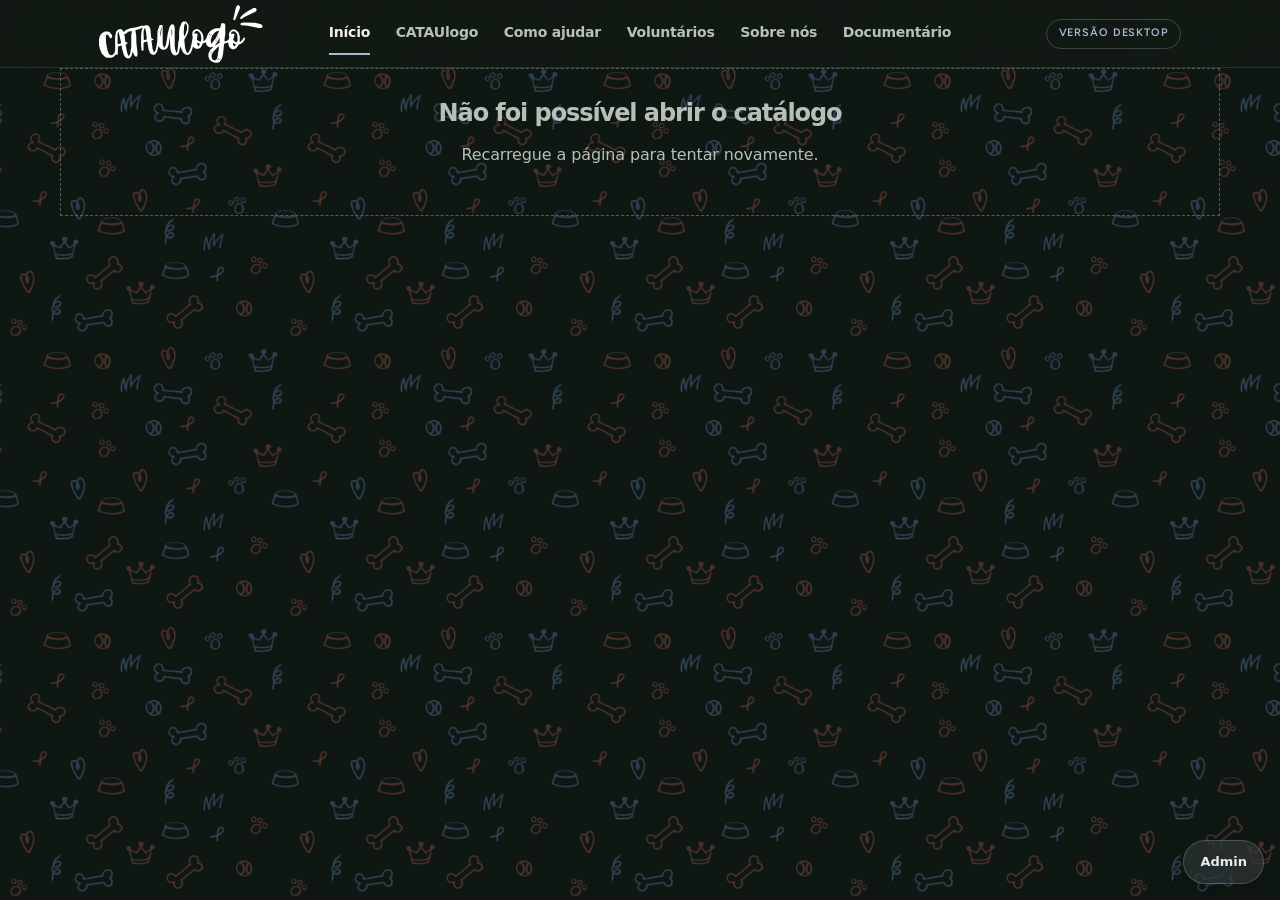
<file: index.html>
<!DOCTYPE html>
<html lang="pt-BR">
<head>
<meta charset="utf-8">
<meta name="viewport" content="width=device-width, initial-scale=1, viewport-fit=cover">
<title>CATAUlogo</title>
<style>body.app-loading{visibility:hidden}</style>
<link rel="stylesheet" href="https://fonts.googleapis.com/css2?family=Bricolage+Grotesque:opsz,wght@12..96,500;12..96,700&family=Figtree:wght@400;500;600&display=swap">
<link rel="stylesheet" href="styles.css?v=animal-profile-wide-default-20261113">
<link rel="stylesheet" href="inline-text-tools.css?v=muted-documentary-blue-20261030">
<link rel="stylesheet" href="reference-menus.css?v=remove-extra-body-layer-20261029">
<link rel="stylesheet" href="interface-reference.css?v=background-layer-fix-20261029">
<link rel="stylesheet" href="hero-interface.css?v=coming-secondary-color-20261103">
<link rel="stylesheet" href="fixes.css?v=header-grid-arrow-fix-20261122">
<link rel="stylesheet" href="mobile.css?v=card-status-row-left-20261125">
</head>
<body class="app-loading">
<header id="site-header">
 <div class="site-header-inner">
  <a class="logo" href="#inicio" aria-label="CATAUlogo, página inicial"><img src="cataulogo-logo.svg" alt="CATAUlogo"></a>
  <button class="site-menu-toggle" id="site-menu-toggle" type="button" aria-expanded="false" aria-controls="site-primary-nav" aria-label="Abrir menu">
   <span></span><span></span><span></span>
  </button>
  <nav id="site-primary-nav" class="site-primary-nav" aria-label="Navegação principal">
   <a href="#inicio" aria-current="page">Início</a>
   <a href="#catalogo">CATAUlogo</a>
   <a href="#sobre">Como ajudar</a>
   <a href="#voluntarios">Voluntários</a>
   <a href="#vem-ai" id="nav-about">Sobre nós</a>
   <a href="#documentario">Documentário</a>
  </nav>
  <span class="desktop-version" aria-label="Versão para desktop">Versão desktop</span>
 </div>
</header>

<div class="fab" id="fab"><button class="btn ghost fab-icon-btn fab-logout gradient-flow" id="flogout" style="display:none" title="Sair do admin" aria-label="Sair do admin"><svg viewBox="0 0 24 24" aria-hidden="true"><path d="M10 17l5-5-5-5M15 12H3"/><path d="M12 3h6a2 2 0 0 1 2 2v14a2 2 0 0 1-2 2h-6"/></svg></button><button class="btn ghost fab-icon-btn pencil-btn gradient-flow" id="ftext" style="display:none" title="Editar textos" aria-label="Editar textos"><svg viewBox="0 0 24 24" aria-hidden="true"><path d="M4 20h4L19 9l-4-4L4 16v4zM13.5 6.5l4 4"/></svg></button><button class="btn ghost fab-icon-btn gradient-flow" id="fbgedit" style="display:none" title="Editar cores" aria-label="Editar cores"><svg viewBox="0 0 24 24" aria-hidden="true"><path d="M4 4h16v16H4z"/><path d="M4 15l4-4 4 4 3-3 5 5"/><circle cx="9" cy="8" r="1.5"/></svg></button><button class="btn gradient-flow" id="fadd" style="display:none">+ Adicionar animal</button><button class="btn ghost" id="fadm" style="background:var(--card)">Admin</button></div>

<dialog id="tdlg"><h2 style="font-size:28px;margin-bottom:6px">Editar textos</h2><p style="margin:0 0 18px;color:var(--mut);font-size:14px">Altere títulos, chamadas e textos do CATAUlogo. As mudanças são salvas no GitHub junto com o data.json.</p><form id="tfrm"><div class="dialog-scroll full" id="textFields"></div><div class="full" style="display:flex;gap:10px;justify-content:flex-end;margin-top:4px"><button type="button" class="btn ghost" id="tcancel">Cancelar</button><button class="btn" id="tsave">Salvar textos</button></div></form></dialog>
<dialog id="bdlg"><h2 style="font-size:28px;margin-bottom:6px">Bastidores do documentário</h2><p style="margin:0 0 18px;color:var(--mut);font-size:14px">Adicione fotos dos bastidores. Você pode trocar, remover e adicionar quantas quiser.</p><div id="backFields" class="back-editor"></div><div style="display:flex;gap:10px;justify-content:space-between;align-items:center;margin-top:14px"><button type="button" class="btn ghost" id="badd">+ Adicionar foto</button><div style="display:flex;gap:10px"><button type="button" class="btn ghost" id="bcancel">Cancelar</button><button type="button" class="btn" id="bsave">Salvar bastidores</button></div></div></dialog>
<dialog id="vdlg"><h2 id="vtitle" style="font-size:28px;margin-bottom:16px">Adicionar voluntário</h2><form id="vfrm" method="dialog"><label class="full">Nome<input name="nome" required></label>
<label class="full">Apelido ou identificação curta <input name="apelido" maxlength="48" placeholder="Ex.: A mais amada, Celebridade do campus"></label><label class="full">Como contribui<input name="papel" placeholder="ex.: alimentação, vacinação, fotos"></label><div class="full" id="vphoto-preview"></div><label class="full">Foto do voluntário<input id="vphoto-file" type="file" accept="image/*"></label><div class="full vphoto-actions"><button type="button" class="btn ghost" id="vphoto-crop">✂ Cortar foto</button><button type="button" class="btn ghost" id="vphoto-rotate">↻ Girar foto</button><button type="button" class="btn ghost" id="vphoto-remove">Remover foto</button></div><div class="full" style="display:flex;gap:10px;justify-content:flex-end"><button type="button" class="btn ghost" id="vcancel">Cancelar</button><button class="btn">Salvar voluntário</button></div></form></dialog>
<dialog id="bgdlg" class="appearance-dialog">
  <iframe id="appearanceEditorFrame" src="editar-aparencia.html" title="Editar aparência" loading="eager"></iframe>
  <div class="appearance-bridge" aria-hidden="true">
    <input type="color" id="bgblue" value="#34495c"><input type="color" id="bgpink" value="#633b30">
    <input type="color" id="bgPrimary" value="#a9bad2"><input type="color" id="bgSecondary" value="#f08a45">
    <input type="color" id="bgAboutStart" value="#1c2922"><input type="color" id="bgAboutEnd" value="#222b38">
    <input type="range" id="bgscale" min="90" max="380" value="140"><input type="range" id="bgMotionSpeed" min="8" max="120" value="36">
    <input type="checkbox" id="bgMotionEnabled" checked><select id="bgPreset"><option value="custom">Personalizada</option></select>
    <div id="bgPresetGallery"></div><button id="bgAddPalette" type="button"></button><button id="toggleBgPalette" type="button"></button>
    <div id="pick-bgblue"></div><div id="pick-bgpink"></div><div id="pick-bgPrimary"></div><div id="pick-bgSecondary"></div><div id="pick-bgAboutStart"></div><div id="pick-bgAboutEnd"></div>
    <div id="bgpreview"></div><div id="bggradpreview"></div><div id="bgaccentpreview"></div><span id="bgMotionSpeedValue"></span><span id="bgscaleValue"></span>
    <button id="bgcancel" type="button"></button><button id="bgsave" type="button"></button>
  </div>
</dialog><dialog id="cdlg"><h2 style="font-size:24px;margin-bottom:6px">Cortar foto</h2><p id="cinfo" style="margin:0 0 12px;color:var(--mut);font-size:14px"></p><canvas id="cv" width="320" height="352" style="width:100%;max-width:320px;border-radius:16px;touch-action:none;background:#000;display:block;margin:0 auto"></canvas><label style="margin-top:12px">Zoom<input id="czoom" type="range" min="1" max="3" step="0.01" value="1"></label><div style="display:flex;gap:10px;justify-content:flex-end;margin-top:14px"><button type="button" class="btn ghost" id="crotate">↻ Girar</button><button type="button" class="btn ghost" id="ccancel">Cancelar</button><button type="button" class="btn" id="cok">Usar esta parte</button></div></dialog>
<main id="app"></main>

<dialog id="dlg"><h2 id="dtitle" style="font-size:28px;margin-bottom:16px">Adicionar animal</h2><div class="dialog-scroll"><form id="frm" method="dialog">
<div class="form-left">
<label class="full">Nome<input name="nome" required></label>
<label class="full">Apelido ou frase<input name="apelido" maxlength="60" placeholder="Ex.: A mais amada, Celebridade do campus"></label>
<div class="form-pair full"><label>Espécie<select name="esp"><option>Cachorro</option><option>Gato</option></select></label><label>Sexo<select name="sexo"><option>Macho</option><option>Fêmea</option></select></label></div>
<div class="form-pair full"><label>Idade aproximada<input name="idade" placeholder="ex.: cerca de 2 anos" required></label><label>Status<select name="status"><option>Comunitário</option><option>Disponível para adoção</option><option>Adotado</option></select></label></div>
<div class="form-pair full"><label><span class="location-label-row"><span>Localização</span><span class="location-tools"><button type="button" class="btn ghost" id="newloc" title="Novo local" aria-label="Novo local">+</button><button type="button" class="btn ghost" id="delloc" title="Remover local" aria-label="Remover local">−</button></span></span><select name="mod"></select></label><label>Onde costuma ficar<input name="local" placeholder="Ex.: perto da cantina"></label></div>
<label class="history-field">História<textarea name="hist" rows="3"></textarea></label>
</div>
<div class="form-right">
<div class="picker-field"><div style="display:flex;justify-content:space-between;gap:10px;align-items:center;flex-wrap:wrap"><span class="picker-label">Personalidade</span><div class="picker-tools"><button type="button" class="btn ghost" id="addPersOpt" title="Adicionar personalidade" aria-label="Adicionar personalidade">+</button><button type="button" class="btn ghost" id="delPersOpt" title="Remover personalidade" aria-label="Remover personalidade">−</button></div></div><div class="picker" id="persPicker"></div><input type="hidden" name="pers"></div>
<div class="picker-field"><div style="display:flex;justify-content:space-between;gap:10px;align-items:center;flex-wrap:wrap"><span class="picker-label">Características</span><div class="picker-tools"><button type="button" class="btn ghost" id="addCarOpt" title="Adicionar característica" aria-label="Adicionar característica">+</button><button type="button" class="btn ghost" id="delCarOpt" title="Remover característica" aria-label="Remover característica">−</button></div></div><div class="picker" id="carPicker"></div><input type="hidden" name="car"></div>
</div>
<div class="full" style="font-size:13px;color:var(--mut)">Tamanho recomendado: 1000 × 1100 px. Até 6 fotos. Informe o nome de quem fotografou para os créditos. Formatos aceitos: JPG, PNG, WebP e RAW.</div><div class="full" id="slots" style="display:grid;gap:8px"></div><div class="full"><button type="button" class="btn ghost" id="addslot" style="padding:8px 16px;font-size:14px">+ Adicionar outra foto</button></div>
<div class="full" style="display:flex;gap:10px;justify-content:flex-end"><button type="button" class="btn ghost" id="cancel">Cancelar</button><button class="btn" id="save">Salvar animal</button></div></form></div></dialog>
<script src="app.js?v=card-status-row-left-20261125" defer></script>
<script src="fixes.js?v=20261008c" defer></script>
<script src="sync.js?v=20261008c" defer></script>
<script src="inline-text-tools.js?v=20261008c" defer></script>
<script src="hero-interface.js?v=six-section-nav-20261103" defer></script>
</body>
</html>
</file>
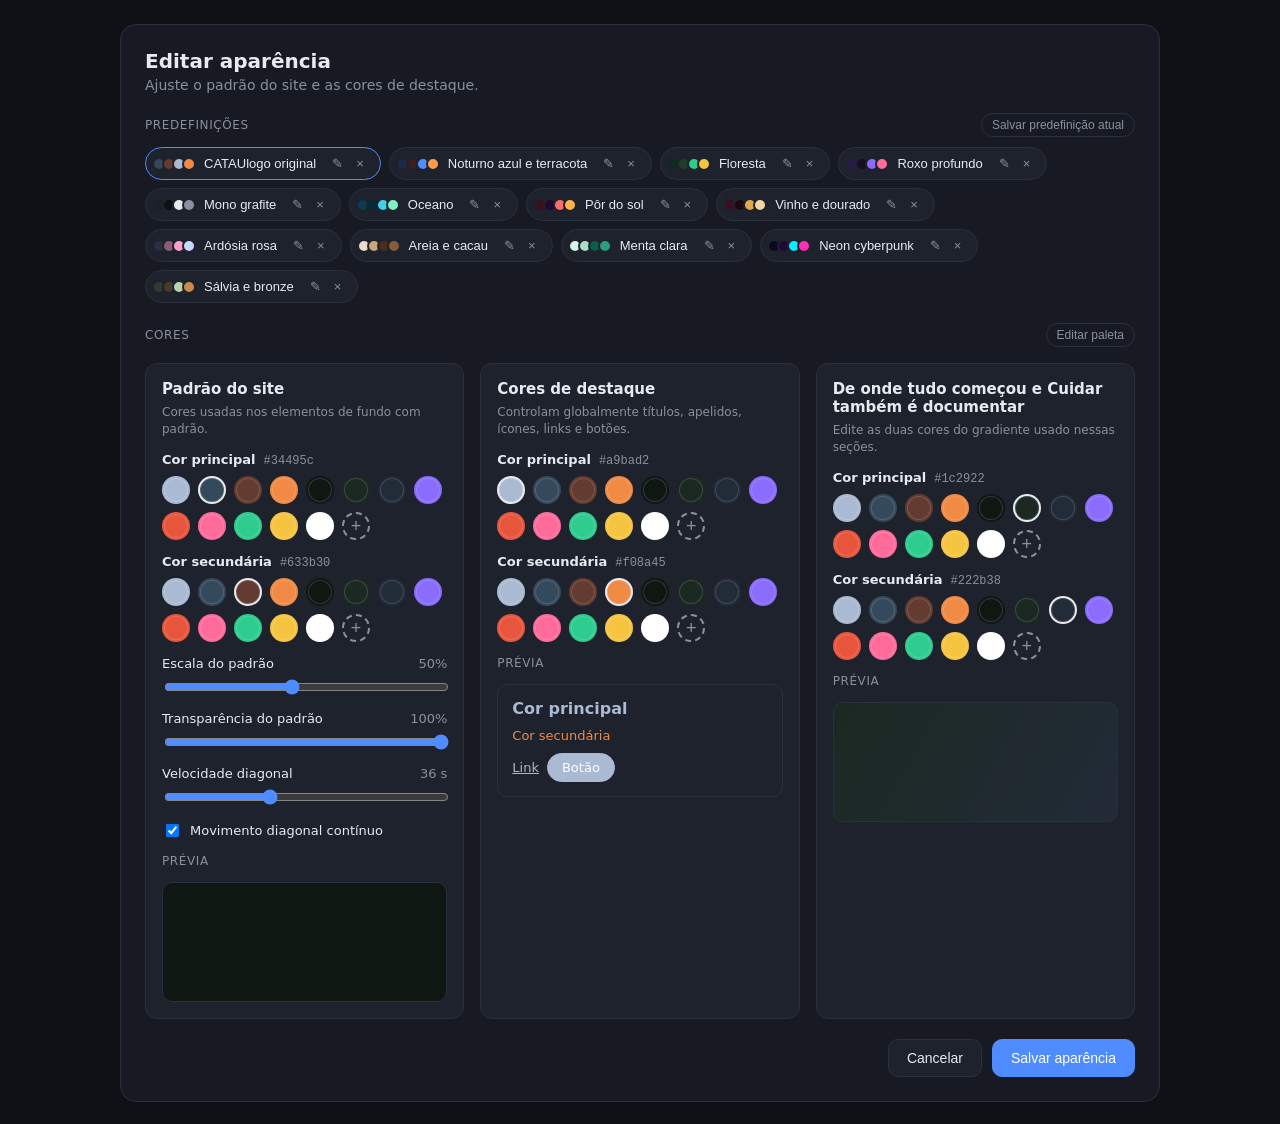
<file: editar-aparencia.html>
<!DOCTYPE html>
<html lang="pt-BR">
<head>
<meta charset="UTF-8">
<meta name="viewport" content="width=device-width, initial-scale=1">
<title>Editar aparência</title>
<style>
  :root {
    --bg: #0f1116;
    --panel: #171a22;
    --card: #1e222c;
    --border: #2b303c;
    --text: #e8eaf0;
    --muted: #8a909e;
    --accent: #4f8cff;
    --radius: 12px;
  }
  * { box-sizing: border-box; }
  body {
    margin: 0;
    font-family: system-ui, -apple-system, "Segoe UI", Roboto, sans-serif;
    background: var(--bg);
    color: var(--text);
    padding: 24px;
  }
  .panel {
    max-width: 1040px;
    margin: 0 auto;
    background: var(--panel);
    border: 1px solid var(--border);
    border-radius: 16px;
    padding: 24px;
  }
  header h1 { margin: 0 0 4px; font-size: 20px; }
  header p { margin: 0 0 20px; color: var(--muted); font-size: 14px; }

  .section-head { display: flex; justify-content: space-between; align-items: center; margin-bottom: 10px; }
  .label { font-size: 12px; color: var(--muted); text-transform: uppercase; letter-spacing: .05em; }

  /* Predefinições */
  .presets { margin-bottom: 20px; }
  .preset-list { display: flex; flex-wrap: wrap; gap: 8px; }
  .preset {
    display: flex; align-items: center; gap: 8px;
    background: var(--card); border: 1px solid var(--border);
    border-radius: 999px; padding: 6px 12px 6px 6px;
    color: var(--text); font-size: 13px; cursor: pointer;
  }
  .preset:hover { border-color: var(--muted); }
  .preset .dots { display: flex; }
  .preset .dots i { width: 14px; height: 14px; border-radius: 50%; border: 2px solid var(--card); display: block; }
  .preset .dots i + i { margin-left: -4px; }
  .preset.active { border-color: var(--accent); }
  .preset-tools { display:flex; gap:5px; margin-left:4px; }
  .preset-tool { border:0; background:transparent; color:var(--muted); cursor:pointer; padding:2px 4px; font-size:13px; border-radius:5px; }
  .preset-tool:hover { color:var(--text); background:var(--border); }

  /* Grade de colunas */
  .grid { display: grid; grid-template-columns: repeat(3, 1fr); gap: 16px; }
  @media (max-width: 860px) { .grid { grid-template-columns: repeat(2, 1fr); } }
  @media (max-width: 560px) { .grid { grid-template-columns: 1fr; } }

  .card {
    background: var(--card);
    border: 1px solid var(--border);
    border-radius: var(--radius);
    padding: 16px;
    display: flex; flex-direction: column; gap: 14px;
  }
  .card h2 { margin: 0; font-size: 15px; }
  .card .hint { margin: -8px 0 0; font-size: 12px; color: var(--muted); line-height: 1.4; }

  /* Seletor de cor por campo */
  .picker-title { display: flex; align-items: baseline; gap: 8px; margin-bottom: 8px; }
  .picker-title span { font-size: 13px; font-weight: 600; color: var(--text); }
  .picker-title code { font-size: 12px; color: var(--muted); font-family: ui-monospace, Menlo, monospace; }
  .swatches { display: flex; flex-wrap: wrap; gap: 8px; align-items: center; }
  .swatch {
    width: 28px; height: 28px; border-radius: 50%;
    border: 2px solid transparent; cursor: pointer; padding: 0;
    box-shadow: inset 0 0 0 1px rgba(255,255,255,.15);
    position: relative;
  }
  .swatch:hover { transform: scale(1.08); }
  .swatch.selected { border-color: var(--text); }
  .swatch.add {
    background: transparent; box-shadow: none;
    border: 2px dashed var(--muted); color: var(--muted);
    font-size: 18px; line-height: 24px; text-align: center;
  }
  .swatch.add:hover { border-color: var(--text); color: var(--text); }
  .custom-input { position: absolute; opacity: 0; width: 0; height: 0; pointer-events: none; }
  .picker-wrap { position: relative; }

  /* Modo de edição: bolinhas balançam, mostram × e são removidas ao clicar */
  .editing .swatch:not(.add) { animation: wiggle .4s ease-in-out infinite alternate; }
  .editing .swatch:not(.add)::after {
    content: "×"; position: absolute; top: -6px; right: -6px;
    width: 16px; height: 16px; border-radius: 50%;
    background: #e8553d; color: #fff; font-size: 12px; line-height: 16px; text-align: center;
  }
  @keyframes wiggle { from { transform: rotate(-3deg); } to { transform: rotate(3deg); } }

  .toggle-edit {
    background: transparent; border: 1px solid var(--border); color: var(--muted);
    border-radius: 999px; padding: 4px 10px; font-size: 12px; cursor: pointer;
  }
  .toggle-edit.on { border-color: var(--accent); color: var(--text); }

  /* Sliders */
  .slider-row { display: flex; flex-direction: column; gap: 6px; }
  .slider-row .top { display: flex; justify-content: space-between; font-size: 13px; }
  .slider-row .top span:last-child { color: var(--muted); }
  input[type=range] { width: 100%; accent-color: var(--accent); }
  .toggle { display: flex; align-items: center; gap: 8px; font-size: 13px; }

  /* Prévias */
  .preview {
    border-radius: 10px;
    border: 1px solid var(--border);
    padding: 14px;
    min-height: 90px;
    display: flex; flex-direction: column; justify-content: center; gap: 10px;
    background-color: var(--card);
    background-image: none;
    transition: background 0.3s;
  }
  .preview { position: relative; overflow: hidden; background-color:var(--card); background-image:none; }
  .pattern-overlay { display:none; }
  #prev-pattern { min-height:120px; padding:0; background-repeat:repeat; background-position:0 0; background-size:var(--pattern-size,280px) var(--pattern-size,280px); }
  
  .preview .title { font-weight: 700; font-size: 16px; color: var(--primary, #4f8cff); }
  .preview .title-sec { font-size: 13px; color: var(--secondary, #ff9c4a); }
  .preview .row { display: flex; gap: 8px; flex-wrap: wrap; align-items: center; }
  .btn-prev {
    border-radius: 999px; padding: 6px 14px; font-size: 13px; border: 1px solid var(--primary, #4f8cff);
    background: var(--primary, #4f8cff); color: #fff; cursor: default;
  }
  .link-prev { color: var(--primary, #4f8cff); font-size: 13px; text-decoration: underline; }
  .gradient-prev { min-height: 120px; }

  /* Ações */
  .actions { display: flex; justify-content: flex-end; gap: 10px; margin-top: 20px; }
  .btn {
    border-radius: 10px; padding: 10px 18px; font-size: 14px; cursor: pointer;
    border: 1px solid var(--border); background: var(--card); color: var(--text);
  }
  .btn.primary { background: var(--accent); border-color: var(--accent); color: #fff; }
</style>
</head>
<body>

<div class="panel">
  <header>
    <h1>Editar aparência</h1>
    <p>Ajuste o padrão do site e as cores de destaque.</p>
  </header>

  <section class="presets">
    <div class="section-head"><span class="label">Predefinições</span><button class="toggle-edit" id="savePreset">Salvar predefinição atual</button></div>
    <div class="preset-list" id="presets"></div>
  </section>

  <div class="section-head" style="margin-bottom:16px">
    <span class="label">Cores</span>
    <button class="toggle-edit" id="toggleEdit">Editar paleta</button>
  </div>

  <div class="grid">

    <!-- Coluna 1: Padrão do site -->
    <div class="card">
      <h2>Padrão do site</h2>
      <p class="hint">Cores usadas nos elementos de fundo com padrão.</p>

      <div id="pick-pattern1"></div>
      <div id="pick-pattern2"></div>

      <div class="slider-row">
        <div class="top"><span>Escala do padrão</span><span id="val-scale">50%</span></div>
        <input type="range" id="scale" min="10" max="100" value="50">
      </div>

      <div class="slider-row">
        <div class="top"><span>Transparência do padrão</span><span id="val-opacity">100%</span></div>
        <input type="range" id="patternOpacity" min="0" max="100" value="100">
      </div>

      <div class="slider-row">
        <div class="top"><span>Velocidade diagonal</span><span id="val-speed">36 s</span></div>
        <input type="range" id="speed" min="5" max="90" value="36">
      </div>

      <label class="toggle"><input type="checkbox" id="motion" checked> Movimento diagonal contínuo</label>

      <span class="label">Prévia</span>
      <div class="preview" id="prev-pattern">
        
      </div>
    </div>

    <!-- Coluna 2: Cores de destaque -->
    <div class="card">
      <h2>Cores de destaque</h2>
      <p class="hint">Controlam globalmente títulos, apelidos, ícones, links e botões.</p>

      <div id="pick-primary"></div>
      <div id="pick-secondary"></div>

      <span class="label">Prévia</span>
      <div class="preview" id="prev-accent">
        <div class="title">Cor principal</div>
        <div class="title-sec">Cor secundária</div>
        <div class="row">
          <span class="link-prev">Link</span>
          <span class="btn-prev">Botão</span>
        </div>
      </div>
    </div>

    <!-- Coluna 3: mantida, mas sem controles de gradiente -->
    <div class="card">
      <h2>De onde tudo começou e Cuidar também é documentar</h2>
      <p class="hint">Edite as duas cores do gradiente usado nessas seções.</p>
      <div id="pick-grad1"></div>
      <div id="pick-grad2"></div>
      <span class="label">Prévia</span>
      <div class="preview gradient-prev" id="prev-grad" style="min-height:120px;"></div>
    </div>

  </div>

  <div class="actions">
    <button class="btn" id="cancel">Cancelar</button>
    <button class="btn primary" id="save">Salvar aparência</button>
  </div>
</div>

<script>
  // Paleta compartilhada entre todos os campos
  let palette = ["#a9bad2", "#34495c", "#633b30", "#f08a45", "#0f1713", "#1c2922", "#222b38", "#8a6cff", "#e8553d", "#ff6b9a", "#2ecc8f", "#f5c542", "#ffffff"];

  const BUILTIN_PRESETS = [
    { name: "CATAUlogo original", c1: "#34495c", c2: "#633b30", primary: "#a9bad2", secondary: "#f08a45", grad1: "#1c2922", grad2: "#222b38", scale:50, opacity:100, speed:36 },
    { name: "Noturno azul e terracota", c1: "#1a2a4a", c2: "#3a1f1a", primary: "#4f8cff", secondary: "#ff9c4a", grad1: "#1c2922", grad2: "#222b38", scale:50, opacity:100, speed:36 },
    { name: "Floresta",                 c1: "#0f2a1f", c2: "#1f3d2b", primary: "#2ecc8f", secondary: "#f5c542" },
    { name: "Roxo profundo",            c1: "#2a1a4a", c2: "#14101f", primary: "#8a6cff", secondary: "#ff6b9a" },
    { name: "Mono grafite",             c1: "#1c1f26", c2: "#0f1116", primary: "#e8eaf0", secondary: "#8a909e" },
    { name: "Oceano",                   c1: "#0b3b4f", c2: "#062a38", primary: "#3fd0e8", secondary: "#7ef0c8" },
    { name: "Pôr do sol",               c1: "#3a1020", c2: "#1f0a2e", primary: "#ff6b6b", secondary: "#ffb347" },
    { name: "Vinho e dourado",          c1: "#3b0f1d", c2: "#1a0a10", primary: "#e0a84f", secondary: "#f2d6a2" },
    { name: "Ardósia rosa",             c1: "#2b2d42", c2: "#8d5b7a", primary: "#ff9ecd", secondary: "#c9d6ff" },
    { name: "Areia e cacau",            c1: "#e9dcc9", c2: "#c9a77c", primary: "#4a2f1d", secondary: "#8a5a3c" },
    { name: "Menta clara",              c1: "#d8f3ea", c2: "#a8dfc8", primary: "#0f5c4a", secondary: "#2a9d7a" },
    { name: "Neon cyberpunk",           c1: "#0a0a1f", c2: "#1f0a3a", primary: "#00f0ff", secondary: "#ff2fb3" },
    { name: "Sálvia e bronze",          c1: "#2e3b32", c2: "#4a3a2a", primary: "#b8d4a8", secondary: "#c98a4b" }
  ];


  let userPresets = [];
  try { userPresets = JSON.parse(localStorage.getItem("catau-user-presets") || "[]"); } catch(e) { userPresets = []; }
  let hiddenBuiltins = [];
  try { hiddenBuiltins = JSON.parse(localStorage.getItem("catau-hidden-presets") || "[]"); } catch(e) { hiddenBuiltins = []; }
  const builtinOriginals = BUILTIN_PRESETS.map(p=>({...p, originalName:p.name}));
  function visiblePresets() {
    return [...builtinOriginals.map(base=>{const o=userPresets.find(x=>x._builtinOverride&&x.originalName===base.name);return o?{...base,...o,originalName:base.name}:base;}).filter(p=>!hiddenBuiltins.includes(p.originalName)),...userPresets.filter(p=>!p._builtinOverride&&!p._builtinDeleted)];
  }
  let PRESETS = visiblePresets();

  const state = {
    pattern1: "#34495c", pattern2: "#633b30",
    primary: "#a9bad2", secondary: "#f08a45",
    grad1: "#1c2922", grad2: "#222b38"
  };

  let editing = false;

  // Cada campo: id do container, chave no state e rótulo
  const FIELDS = [
    { id: "pick-pattern1", key: "pattern1",  label: "Cor principal" },
    { id: "pick-pattern2", key: "pattern2",  label: "Cor secundária" },
    { id: "pick-primary",  key: "primary",   label: "Cor principal" },
    { id: "pick-secondary",key: "secondary", label: "Cor secundária" },
    { id: "pick-grad1", key: "grad1", label: "Cor principal" },
    { id: "pick-grad2", key: "grad2", label: "Cor secundária" },
  ];

  function renderFields() {
    FIELDS.forEach(f => {
      const box = document.getElementById(f.id);
      box.innerHTML = "";

      const title = document.createElement("div");
      title.className = "picker-title";
      title.innerHTML = `<span>${f.label}</span><code>${state[f.key]}</code>`;
      box.appendChild(title);

      const row = document.createElement("div");
      row.className = "swatches";

      palette.forEach((color, i) => {
        const b = document.createElement("button");
        b.className = "swatch" + (state[f.key].toLowerCase() === color.toLowerCase() ? " selected" : "");
        b.style.background = color;
        b.title = color;
        b.onclick = () => {
          if (editing) palette.splice(i, 1);
          else state[f.key] = color;
          refresh();
        };
        row.appendChild(b);
      });

      // Botão + abre o seletor nativo e salva a cor na paleta
      const wrap = document.createElement("div");
      wrap.className = "picker-wrap";
      const add = document.createElement("button");
      add.className = "swatch add";
      add.textContent = "+";
      add.title = "Adicionar cor";
      const input = document.createElement("input");
      input.type = "color";
      input.className = "custom-input";
      input.value = state[f.key];
      add.onclick = () => input.click();
      const updateColorLive = c => {
        state[f.key] = c.toLowerCase();
        title.querySelector("code").textContent = state[f.key];
        // Keep the native picker element alive while the user drags either selector.
        updatePreviews();
      };
      input.oninput = e => updateColorLive(e.target.value);
      input.onchange = e => {
        const c = e.target.value.toLowerCase();
        if (!palette.includes(c)) palette.push(c);
        state[f.key] = c;
        refresh();
      };
      wrap.append(add, input);
      row.appendChild(wrap);

      row.classList.toggle("editing", editing);
      box.appendChild(row);
    });
  }

  function persistPresets() { try { localStorage.setItem("catau-user-presets", JSON.stringify(userPresets)); localStorage.setItem("catau-hidden-presets",JSON.stringify(hiddenBuiltins)); } catch(e) {} PRESETS = visiblePresets(); renderPresets(); }

  function renderPresets() {
    const list = document.getElementById("presets");
    list.innerHTML = "";
    PRESETS.forEach((p, presetIndex) => {
      const btn = document.createElement("button");
      btn.className = "preset";
      const isActive = state.pattern1 === p.c1 && state.pattern2 === p.c2 &&
                       state.primary === p.primary && state.secondary === p.secondary &&
                       state.grad1 === (p.grad1 || p.c1) && state.grad2 === (p.grad2 || p.c2) && Number(document.getElementById("scale").value)===Number(p.scale??50) && Number(document.getElementById("patternOpacity").value)===Number(p.opacity??100) && Number(document.getElementById("speed").value)===Number(p.speed??36);
      if (isActive) btn.classList.add("active");
      btn.innerHTML = `<span class="dots"><i style="background:${p.c1}"></i><i style="background:${p.c2}"></i><i style="background:${p.primary}"></i><i style="background:${p.secondary}"></i></span><span>${p.name}</span>`;
      if (true) {
        const tools = document.createElement("span");
        tools.className = "preset-tools";
        const rename = document.createElement("button");
        rename.className = "preset-tool"; rename.type = "button"; rename.title = "Renomear predefinição"; rename.textContent = "✎";
        rename.onclick = e => { e.stopPropagation(); const name=prompt("Novo nome da predefinição:",p.name); if(!name||!name.trim())return; if(p.originalName){const idx=userPresets.findIndex(x=>x._builtinOverride&&x.originalName===p.originalName);const entry={...p,name:name.trim(),originalName:p.originalName,_builtinOverride:true};if(idx>=0)userPresets[idx]=entry;else userPresets.push(entry);}else{const item=userPresets.find(x=>x.name===p.name&&!x._builtinOverride);if(item)item.name=name.trim();} persistPresets(); };
        const remove = document.createElement("button");
        remove.className = "preset-tool"; remove.type = "button"; remove.title = "Apagar predefinição"; remove.textContent = "×";
        remove.onclick = e => { e.stopPropagation(); if(!confirm(`Apagar a predefinição "${p.name}"?`))return; if(p.originalName){hiddenBuiltins.push(p.originalName);userPresets=userPresets.filter(x=>!(x._builtinOverride&&x.originalName===p.originalName));}else userPresets=userPresets.filter(x=>x.name!==p.name||x._builtinOverride); persistPresets(); };
        tools.append(rename, remove); btn.appendChild(tools);
      }
      btn.onclick = () => {
        // Resolve the most recently saved version, including overrides of built-in presets.
        const latest = (p.originalName
          ? userPresets.find(x => x._builtinOverride && x.originalName === p.originalName)
          : userPresets.find(x => !x._builtinOverride && x.name === p.name)) || p;
        selectedPresetName = latest.name;
        Object.assign(state, {
          pattern1: latest.c1, pattern2: latest.c2,
          primary: latest.primary, secondary: latest.secondary,
          grad1: latest.grad1 || state.grad1, grad2: latest.grad2 || state.grad2
        });
        document.getElementById("scale").value=latest.scale??50;
        document.getElementById("patternOpacity").value=latest.opacity??100;
        document.getElementById("speed").value=latest.speed??36;
        document.getElementById("val-scale").textContent=document.getElementById("scale").value+"%";
        document.getElementById("val-opacity").textContent=document.getElementById("patternOpacity").value+"%";
        document.getElementById("val-speed").textContent=document.getElementById("speed").value+" s";
        refresh();
      };
      list.appendChild(btn);
    });
  }

  let patternSource = "";
  try { patternSource = localStorage.getItem("catau-pattern-source") || ""; } catch(e) {}
  let previewPaintId = 0;
  function recolorPreviewPattern(blue,pink) {
    const id=++previewPaintId, preview=document.getElementById("prev-pattern");
    preview.style.backgroundColor="#0f1713"; preview.style.backgroundRepeat="repeat";
    if(!patternSource){
      // Never erase a working preview because the parent message arrived without its image URL.
      if(!preview.style.backgroundImage || preview.style.backgroundImage === "none") {
        try { const cached=localStorage.getItem("catau-pattern-source"); if(cached) patternSource=cached; } catch(e) {}
      }
      if(!patternSource)return;
    }
    preview.style.backgroundImage=`url("${patternSource}")`;
    preview.style.backgroundSize="180px 180px";
    const img=new Image();
    img.onload=()=>{
      if(id!==previewPaintId)return;
      try {
        const canvas=document.createElement("canvas"); canvas.width=img.naturalWidth; canvas.height=img.naturalHeight;
        const ctx=canvas.getContext("2d",{willReadFrequently:true}); if(!ctx){preview.style.backgroundImage=`url("${patternSource}")`;return;}
        ctx.drawImage(img,0,0); const image=ctx.getImageData(0,0,canvas.width,canvas.height);
        const b=parseInt(blue.slice(1),16),p=parseInt(pink.slice(1),16),br=[b>>16&255,b>>8&255,b&255],pr=[p>>16&255,p>>8&255,p&255];
        for(let i=0;i<image.data.length;i+=4){if(image.data[i+3]===0)continue;const r=image.data[i],g=image.data[i+1],bl=image.data[i+2];if(Math.max(r,g,bl)<65)continue;if(g>=r*.88&&g>=bl*.82){image.data[i]=br[0];image.data[i+1]=br[1];image.data[i+2]=br[2]}else{image.data[i]=pr[0];image.data[i+1]=pr[1];image.data[i+2]=pr[2]}}
        ctx.putImageData(image,0,0); preview.style.backgroundImage=`url("${canvas.toDataURL("image/png")}")`;
      } catch(err) { preview.style.backgroundImage=`url("${patternSource}")`; preview.style.backgroundSize="180px 180px"; }
    };
    img.onerror=()=>{if(id===previewPaintId){preview.style.backgroundImage=`url("${patternSource}")`;preview.style.backgroundSize="180px 180px";}};
    img.src=patternSource;
  }

  function updatePreviews() {
    const pat = document.getElementById("prev-pattern");
    pat.style.backgroundColor = "#0f1713";
    pat.style.backgroundRepeat = "repeat";
    recolorPreviewPattern(state.pattern1,state.pattern2);
    pat.style.setProperty("--primary", state.primary);
    pat.style.setProperty("--secondary", state.secondary);
    pat.style.opacity = String(Number(document.getElementById("patternOpacity").value)/100);
    pat.style.backgroundSize = ((((Number(document.getElementById("scale").value)-10)/90)*290+90)*1.4)+"px "+((((Number(document.getElementById("scale").value)-10)/90)*290+90)*1.4)+"px";

    const acc = document.getElementById("prev-accent");
    acc.style.setProperty("--primary", state.primary);
    acc.style.setProperty("--secondary", state.secondary);

    const grad = document.getElementById("prev-grad");
    grad.style.backgroundImage = `linear-gradient(120deg, ${state.grad1}, ${state.grad2})`;
    grad.style.backgroundColor = "transparent";


  }

  function refresh() {
    renderPresets();
    renderFields();
    updatePreviews();
  }

  document.getElementById("savePreset").onclick = () => {
    const snapshot = { c1: state.pattern1, c2: state.pattern2, primary: state.primary, secondary: state.secondary, grad1: state.grad1, grad2: state.grad2, scale:Number(document.getElementById("scale").value), opacity:Number(document.getElementById("patternOpacity").value), speed:Number(document.getElementById("speed").value) };
    const exists = PRESETS.some(p => ["c1","c2","primary","secondary","grad1","grad2","scale","opacity","speed"].every(k => (p[k] ?? ({scale:50,opacity:100,speed:36}[k]) ?? "") === (snapshot[k] ?? "")));
    if (exists) { alert("Essas cores já correspondem a uma predefinição salva."); return; }
    const name = prompt("Nome da nova predefinição:");
    if (!name || !name.trim()) return;
    userPresets.push({ name: name.trim(), ...snapshot });
    persistPresets();
  };

  document.getElementById("toggleEdit").onclick = e => {
    editing = !editing;
    e.target.classList.toggle("on", editing);
    e.target.textContent = editing ? "Concluir edição" : "Editar paleta";
    refresh();
  };

  let selectedPresetName = null;
  function selectedPreset(){
    if(!selectedPresetName)return null;
    // A renamed built-in keeps its original identity even when its display name changes.
    const visible=PRESETS.find(p=>p.name===selectedPresetName);
    if(visible?.originalName){
      return userPresets.find(p=>p._builtinOverride&&p.originalName===visible.originalName)
        || visible;
    }
    return userPresets.find(p=>p.name===selectedPresetName&&!p._builtinOverride)
      || userPresets.find(p=>p.name===selectedPresetName&&p._builtinOverride)
      || BUILTIN_PRESETS.find(p=>p.name===selectedPresetName)
      || null;
  }
  function syncSelectedPresetSetting(field,value,label){
    const p=selectedPreset(); if(!p)return;
    const defaults={scale:50,opacity:100,speed:36},old=Number(p[field]??defaults[field]),next=Number(value);
    if(old===next)return;
    const accepted=confirm(`A predefinição "${p.name}" está salva com ${label} em ${old}; o valor que você escolheu é ${next}. Deseja substituir o valor salvo nessa predefinição?`);
    if(!accepted){
      // Keep the chosen value in the current editor session; declining only means not overwriting the saved preset.
      return;
    }
    p[field]=next;
    if(p.originalName || BUILTIN_PRESETS.some(x=>x.name===p.name)){
      p._builtinOverride=true;
      const idx=userPresets.findIndex(x=>x.name===p.name&&x._builtinOverride);
      if(idx>=0)userPresets[idx]={...p};else userPresets.push({...p});
    }else{
      const idx=userPresets.findIndex(x=>x.name===p.name);
      if(idx>=0)userPresets[idx]={...p};
    }
    persistPresets();
  }
  document.getElementById("scale").oninput = e => {
    document.getElementById("val-scale").textContent = e.target.value + "%";
    updatePreviews();
  };
  document.getElementById("scale").onchange = e => syncSelectedPresetSetting("scale",e.target.value,"a escala do padrão");
  document.getElementById("patternOpacity").oninput = e => { document.getElementById("val-opacity").textContent=e.target.value+"%"; updatePreviews(); };
  document.getElementById("patternOpacity").onchange = e => syncSelectedPresetSetting("opacity",e.target.value,"a transparência");
  document.getElementById("speed").oninput = e => {
    document.getElementById("val-speed").textContent = e.target.value + " s";
  };
  document.getElementById("speed").onchange = e => syncSelectedPresetSetting("speed",e.target.value,"a velocidade");

  document.getElementById("save").onclick = () => parent.postMessage({ type: "catau-appearance-save", state: { ...state, scale: Number(document.getElementById("scale").value), patternOpacity:Number(document.getElementById("patternOpacity").value), speed: Number(document.getElementById("speed").value), motion: document.getElementById("motion").checked, palette, customPresets: userPresets, presetName:selectedPresetName } }, window.location.origin);
  document.getElementById("cancel").onclick = () => parent.postMessage({ type: "catau-appearance-cancel" }, window.location.origin);

  window.addEventListener("message", event => {
    if (event.source !== window.parent || event.origin !== window.location.origin || event.data?.type !== "catau-appearance-init") return;
    const d = event.data.settings || {};
    if(d.patternSource){ patternSource=d.patternSource; try { localStorage.setItem("catau-pattern-source",patternSource); } catch(e) {} }
    if (Array.isArray(d.customPresets)) { userPresets=d.customPresets.filter(p=>p&&typeof p.name==="string"); PRESETS=visiblePresets(); try { localStorage.setItem("catau-user-presets",JSON.stringify(userPresets)); } catch(e) {} }
    selectedPresetName=d.presetName||null;
    Object.assign(state, { pattern1: d.blue || state.pattern1, pattern2: d.pink || state.pattern2, primary: d.primary || state.primary, secondary: d.secondary || state.secondary, grad1: d.aboutStart || state.grad1, grad2: d.aboutEnd || state.grad2 });
    if (Array.isArray(d.palette) && d.palette.length) palette = [...new Set(d.palette.filter(v => /^#[0-9a-f]{6}$/i.test(v)))];
    document.getElementById("scale").value = d.scalePercent ?? 50;
    document.getElementById("patternOpacity").value = d.patternOpacity ?? 100;
    document.getElementById("val-opacity").textContent = document.getElementById("patternOpacity").value + "%";
    document.getElementById("speed").value = d.speed ?? 36;
    document.getElementById("motion").checked = d.motion !== false;
    document.getElementById("val-scale").textContent = document.getElementById("scale").value + "%";
    document.getElementById("val-speed").textContent = document.getElementById("speed").value + " s";
    refresh();
    // If the parent did not provide a preset name, identify the preset matching the loaded colors and sliders.
    if(!selectedPresetName){
      const sc=Number(document.getElementById("scale").value),op=Number(document.getElementById("patternOpacity").value),sp=Number(document.getElementById("speed").value);
      const match=[...userPresets.filter(p=>p._builtinOverride),...userPresets.filter(p=>!p._builtinOverride),...BUILTIN_PRESETS].find(p=>
        p.c1===state.pattern1&&p.c2===state.pattern2&&p.primary===state.primary&&p.secondary===state.secondary&&
        (p.grad1||state.grad1)===state.grad1&&(p.grad2||state.grad2)===state.grad2&&
        Number(p.scale??50)===sc&&Number(p.opacity??100)===op&&Number(p.speed??36)===sp);
      if(match)selectedPresetName=match.name;
    }
  });
  function announceReady(){parent.postMessage({type:"catau-appearance-ready"},window.location.origin)}window.addEventListener("load",announceReady);window.addEventListener("message",event=>{if(event.source!==window.parent||event.origin!==window.location.origin)return;if(event.data?.type==="catau-appearance-ping")announceReady()});
  refresh();
</script>
</body>
</html>
</file>
<file: styles.css>
:root{--bg:#f5f6f1;--card:#fff;--ink:#17231d;--mut:#5d6a63;--line:#dde2d8;--acc:#2b4eff;--accsoft:#e3e8ff;--sage:#dfe7d8;
box-sizing:border-box;padding-top:env(safe-area-inset-top,0px);padding-bottom:env(safe-area-inset-bottom,0px)}
html{scroll-padding-top:env(safe-area-inset-top,0px)}
*{box-sizing:border-box}
body{margin:0;background-color:var(--bg);background-image:url("data:image/svg+xml,%3Csvg%20xmlns%3D%22http%3A//www.w3.org/2000/svg%22%20width%3D%22260%22%20height%3D%22250%22%20viewBox%3D%220%200%20260%20250%22%3E%3Cg%20opacity%3D%220.28%22%3E%3Cg%20transform%3D%22translate%2830%2030%29%20scale%281%29%22%20fill%3D%22%2317231d%22%3E%3Cellipse%20cx%3D%220%22%20cy%3D%225%22%20rx%3D%229%22%20ry%3D%227.5%22/%3E%3Ccircle%20cx%3D%22-11%22%20cy%3D%22-5%22%20r%3D%224%22/%3E%3Ccircle%20cx%3D%22-4%22%20cy%3D%22-11%22%20r%3D%224%22/%3E%3Ccircle%20cx%3D%224%22%20cy%3D%22-11%22%20r%3D%224%22/%3E%3Ccircle%20cx%3D%2211%22%20cy%3D%22-5%22%20r%3D%224%22/%3E%3C/g%3E%3Cg%20transform%3D%22translate%28130%2080%29%20scale%281.1%29%22%20fill%3D%22%23b58b45%22%3E%3Cellipse%20cx%3D%220%22%20cy%3D%225%22%20rx%3D%229%22%20ry%3D%227.5%22/%3E%3Ccircle%20cx%3D%22-11%22%20cy%3D%22-5%22%20r%3D%224%22/%3E%3Ccircle%20cx%3D%22-4%22%20cy%3D%22-11%22%20r%3D%224%22/%3E%3Ccircle%20cx%3D%224%22%20cy%3D%22-11%22%20r%3D%224%22/%3E%3Ccircle%20cx%3D%2211%22%20cy%3D%22-5%22%20r%3D%224%22/%3E%3C/g%3E%3Cg%20transform%3D%22translate%28210%2030%29%20scale%280.9%29%22%20fill%3D%22none%22%20stroke%3D%22%2317231d%22%20stroke-width%3D%222.2%22%3E%3Cellipse%20cx%3D%220%22%20cy%3D%225%22%20rx%3D%229%22%20ry%3D%227.5%22/%3E%3Ccircle%20cx%3D%22-11%22%20cy%3D%22-5%22%20r%3D%224%22/%3E%3Ccircle%20cx%3D%22-4%22%20cy%3D%22-11%22%20r%3D%224%22/%3E%3Ccircle%20cx%3D%224%22%20cy%3D%22-11%22%20r%3D%224%22/%3E%3Ccircle%20cx%3D%2211%22%20cy%3D%22-5%22%20r%3D%224%22/%3E%3C/g%3E%3Cg%20transform%3D%22translate%2870%20150%29%20scale%281%29%22%20fill%3D%22%23b58b45%22%3E%3Cellipse%20cx%3D%220%22%20cy%3D%225%22%20rx%3D%229%22%20ry%3D%227.5%22/%3E%3Ccircle%20cx%3D%22-11%22%20cy%3D%22-5%22%20r%3D%224%22/%3E%3Ccircle%20cx%3D%22-4%22%20cy%3D%22-11%22%20r%3D%224%22/%3E%3Ccircle%20cx%3D%224%22%20cy%3D%22-11%22%20r%3D%224%22/%3E%3Ccircle%20cx%3D%2211%22%20cy%3D%22-5%22%20r%3D%224%22/%3E%3C/g%3E%3Cg%20transform%3D%22translate%28190%20170%29%20scale%281%29%22%20fill%3D%22%2317231d%22%3E%3Cellipse%20cx%3D%220%22%20cy%3D%225%22%20rx%3D%229%22%20ry%3D%227.5%22/%3E%3Ccircle%20cx%3D%22-11%22%20cy%3D%22-5%22%20r%3D%224%22/%3E%3Ccircle%20cx%3D%22-4%22%20cy%3D%22-11%22%20r%3D%224%22/%3E%3Ccircle%20cx%3D%224%22%20cy%3D%22-11%22%20r%3D%224%22/%3E%3Ccircle%20cx%3D%2211%22%20cy%3D%22-5%22%20r%3D%224%22/%3E%3C/g%3E%3Cg%20transform%3D%22translate%2820%20215%29%20scale%280.9%29%22%20fill%3D%22none%22%20stroke%3D%22%2317231d%22%20stroke-width%3D%222.2%22%3E%3Cellipse%20cx%3D%220%22%20cy%3D%225%22%20rx%3D%229%22%20ry%3D%227.5%22/%3E%3Ccircle%20cx%3D%22-11%22%20cy%3D%22-5%22%20r%3D%224%22/%3E%3Ccircle%20cx%3D%22-4%22%20cy%3D%22-11%22%20r%3D%224%22/%3E%3Ccircle%20cx%3D%224%22%20cy%3D%22-11%22%20r%3D%224%22/%3E%3Ccircle%20cx%3D%2211%22%20cy%3D%22-5%22%20r%3D%224%22/%3E%3C/g%3E%3Cg%20transform%3D%22translate%28110%2025%29%20rotate%28-30%29%22%20fill%3D%22none%22%20stroke%3D%22%2317231d%22%20stroke-width%3D%222.2%22%20stroke-linecap%3D%22round%22%3E%3Cpath%20d%3D%22M-20-3h40M-20%203h40%22/%3E%3Ccircle%20cx%3D%22-22%22%20cy%3D%22-5%22%20r%3D%224%22/%3E%3Ccircle%20cx%3D%22-22%22%20cy%3D%225%22%20r%3D%224%22/%3E%3Ccircle%20cx%3D%2222%22%20cy%3D%22-5%22%20r%3D%224%22/%3E%3Ccircle%20cx%3D%2222%22%20cy%3D%225%22%20r%3D%224%22/%3E%3C/g%3E%3Cg%20transform%3D%22translate%2860%2095%29%20rotate%2835%29%22%20fill%3D%22none%22%20stroke%3D%22%2317231d%22%20stroke-width%3D%222.2%22%20stroke-linecap%3D%22round%22%3E%3Cpath%20d%3D%22M-20-3h40M-20%203h40%22/%3E%3Ccircle%20cx%3D%22-22%22%20cy%3D%22-5%22%20r%3D%224%22/%3E%3Ccircle%20cx%3D%22-22%22%20cy%3D%225%22%20r%3D%224%22/%3E%3Ccircle%20cx%3D%2222%22%20cy%3D%22-5%22%20r%3D%224%22/%3E%3Ccircle%20cx%3D%2222%22%20cy%3D%225%22%20r%3D%224%22/%3E%3C/g%3E%3Cg%20transform%3D%22translate%28175%20120%29%20rotate%28-15%29%22%20fill%3D%22none%22%20stroke%3D%22%2317231d%22%20stroke-width%3D%222.2%22%20stroke-linecap%3D%22round%22%3E%3Cpath%20d%3D%22M-20-3h40M-20%203h40%22/%3E%3Ccircle%20cx%3D%22-22%22%20cy%3D%22-5%22%20r%3D%224%22/%3E%3Ccircle%20cx%3D%22-22%22%20cy%3D%225%22%20r%3D%224%22/%3E%3Ccircle%20cx%3D%2222%22%20cy%3D%22-5%22%20r%3D%224%22/%3E%3Ccircle%20cx%3D%2222%22%20cy%3D%225%22%20r%3D%224%22/%3E%3C/g%3E%3Cg%20transform%3D%22translate%28120%20205%29%20rotate%2820%29%22%20fill%3D%22none%22%20stroke%3D%22%2317231d%22%20stroke-width%3D%222.2%22%20stroke-linecap%3D%22round%22%3E%3Cpath%20d%3D%22M-20-3h40M-20%203h40%22/%3E%3Ccircle%20cx%3D%22-22%22%20cy%3D%22-5%22%20r%3D%224%22/%3E%3Ccircle%20cx%3D%22-22%22%20cy%3D%225%22%20r%3D%224%22/%3E%3Ccircle%20cx%3D%2222%22%20cy%3D%22-5%22%20r%3D%224%22/%3E%3Ccircle%20cx%3D%2222%22%20cy%3D%225%22%20r%3D%224%22/%3E%3C/g%3E%3Cg%20transform%3D%22translate%28225%20215%29%20rotate%28-50%29%22%20fill%3D%22none%22%20stroke%3D%22%2317231d%22%20stroke-width%3D%222.2%22%20stroke-linecap%3D%22round%22%3E%3Cpath%20d%3D%22M-20-3h40M-20%203h40%22/%3E%3Ccircle%20cx%3D%22-22%22%20cy%3D%22-5%22%20r%3D%224%22/%3E%3Ccircle%20cx%3D%22-22%22%20cy%3D%225%22%20r%3D%224%22/%3E%3Ccircle%20cx%3D%2222%22%20cy%3D%22-5%22%20r%3D%224%22/%3E%3Ccircle%20cx%3D%2222%22%20cy%3D%225%22%20r%3D%224%22/%3E%3C/g%3E%3Cpath%20transform%3D%22translate%2895%2060%29%20scale%281%29%22%20fill%3D%22%23b58b45%22%20d%3D%22M0%208C-12-1-9-10-3-8%200-7%200-5%200-5s0-2%203-3c6-2%209%207-3%2016z%22/%3E%3Cpath%20transform%3D%22translate%28230%2090%29%20scale%281%29%22%20fill%3D%22none%22%20stroke%3D%22%2317231d%22%20stroke-width%3D%222.2%22%20d%3D%22M0%208C-12-1-9-10-3-8%200-7%200-5%200-5s0-2%203-3c6-2%209%207-3%2016z%22/%3E%3Cpath%20transform%3D%22translate%28155%2030%29%20scale%280.8%29%22%20fill%3D%22none%22%20stroke%3D%22%2317231d%22%20stroke-width%3D%222.2%22%20d%3D%22M0%208C-12-1-9-10-3-8%200-7%200-5%200-5s0-2%203-3c6-2%209%207-3%2016z%22/%3E%3Cpath%20transform%3D%22translate%2840%20175%29%20scale%280.9%29%22%20fill%3D%22%23b58b45%22%20d%3D%22M0%208C-12-1-9-10-3-8%200-7%200-5%200-5s0-2%203-3c6-2%209%207-3%2016z%22/%3E%3Cpath%20transform%3D%22translate%28150%20160%29%20scale%280.7%29%22%20fill%3D%22%23b58b45%22%20d%3D%22M0%208C-12-1-9-10-3-8%200-7%200-5%200-5s0-2%203-3c6-2%209%207-3%2016z%22/%3E%3Cpath%20transform%3D%22translate%2885%20230%29%20scale%280.8%29%22%20fill%3D%22none%22%20stroke%3D%22%2317231d%22%20stroke-width%3D%222.2%22%20d%3D%22M0%208C-12-1-9-10-3-8%200-7%200-5%200-5s0-2%203-3c6-2%209%207-3%2016z%22/%3E%3Cg%20transform%3D%22translate%28205%2060%29%22%3E%3Ccircle%20r%3D%2214%22%20fill%3D%22%23ffffff%22%20stroke%3D%22%2317231d%22%20stroke-width%3D%222.2%22/%3E%3Cpath%20d%3D%22M-9-10Q2%200-9%2010%22%20fill%3D%22none%22%20stroke%3D%22%23b58b45%22%20stroke-width%3D%224%22/%3E%3C/g%3E%3Cg%20transform%3D%22translate%2825%20110%29%22%3E%3Ccircle%20r%3D%2214%22%20fill%3D%22%23ffffff%22%20stroke%3D%22%2317231d%22%20stroke-width%3D%222.2%22/%3E%3Cpath%20d%3D%22M-9-10Q2%200-9%2010%22%20fill%3D%22none%22%20stroke%3D%22%23b58b45%22%20stroke-width%3D%224%22/%3E%3C/g%3E%3Cg%20transform%3D%22translate%28145%20120%29%22%3E%3Ccircle%20r%3D%2214%22%20fill%3D%22%23ffffff%22%20stroke%3D%22%2317231d%22%20stroke-width%3D%222.2%22/%3E%3Cpath%20d%3D%22M-9-10Q2%200-9%2010%22%20fill%3D%22none%22%20stroke%3D%22%23b58b45%22%20stroke-width%3D%224%22/%3E%3C/g%3E%3Cg%20transform%3D%22translate%28235%20150%29%22%3E%3Ccircle%20r%3D%2214%22%20fill%3D%22%23ffffff%22%20stroke%3D%22%2317231d%22%20stroke-width%3D%222.2%22/%3E%3Cpath%20d%3D%22M-9-10Q2%200-9%2010%22%20fill%3D%22none%22%20stroke%3D%22%23b58b45%22%20stroke-width%3D%224%22/%3E%3C/g%3E%3C/g%3E%3C/svg%3E");background-size:260px 250px;color:var(--ink);font:400 16px/1.6 Figtree,system-ui,sans-serif}
h1,h2,h3{font-family:"Bricolage Grotesque",Figtree,system-ui,sans-serif;line-height:1.08;margin:0;letter-spacing:-.02em}
a{color:inherit}
:focus-visible{outline:3px solid var(--acc);outline-offset:3px;border-radius:8px}
.wrap{max-width:1160px;margin:0 auto;padding:0 24px}
.legacy-site-header{position:sticky;top:env(safe-area-inset-top,0px);z-index:10000;isolation:isolate;background:color-mix(in srgb,var(--bg) 88%,transparent);backdrop-filter:blur(10px);border-bottom:1px solid var(--line)}

.legacy-site-header .wrap{display:flex;align-items:center;justify-content:space-between;height:68px;gap:16px}
.logo{display:flex;align-items:center;gap:10px;font:700 19px "Bricolage Grotesque",sans-serif;text-decoration:none;letter-spacing:-.02em}
.logo svg{width:30px;height:30px}
nav{display:flex;gap:26px;font-size:15px;font-weight:500}
nav a{text-decoration:none;color:var(--mut)}nav a:hover{color:var(--ink)}
.btn{display:inline-flex;align-items:center;gap:8px;background:var(--acc);color:#fff;border:0;border-radius:999px;padding:12px 22px;font:600 15px Figtree,sans-serif;text-decoration:none}
.btn.ghost{background:linear-gradient(135deg,#6379c7,#40538f);color:#fff;border:1.5px solid rgba(195,207,255,.38);box-shadow:0 3px 14px rgba(0,0,0,.28)}
.legacy-hero{display:grid;grid-template-columns:1.05fr 1fr;gap:56px;align-items:center;padding:56px 0 72px}
.legacy-hero h1{font-size:clamp(40px,6vw,72px)}
.legacy-hero p{color:var(--mut);font-size:18px;max-width:46ch;margin:22px 0 30px}
 .legacy-hero .ph{aspect-ratio:4/4.6;border-radius:28px;overflow:hidden;position:relative}
.tag{position:absolute;left:16px;bottom:16px;background:var(--card);border-radius:999px;padding:8px 14px;font-size:14px;font-weight:600;display:flex;gap:8px;align-items:center}
.dot{width:8px;height:8px;border-radius:50%;background:var(--acc)}
.stats{display:flex;gap:32px;margin-top:34px;color:var(--mut);font-size:14px}
.stats b{display:block;font:700 28px "Bricolage Grotesque",sans-serif;color:var(--ink)}
.ph svg{width:100%;height:100%;display:block}
.tools{padding:8px 0 28px}
.tools h2{font-size:clamp(28px,3.4vw,40px);margin-bottom:22px}
.search{display:flex;align-items:center;gap:10px;background:var(--card);border:1.5px solid var(--line);border-radius:16px;padding:0 16px;max-width:520px}
.search input{flex:1;border:0;background:transparent;color:var(--ink);font:500 16px Figtree,sans-serif;padding:15px 0;outline:0}
.search:focus-within{border-color:var(--acc)}
.chips{display:grid;grid-template-columns:repeat(4,minmax(0,1fr));gap:8px;margin-top:18px}
.chip{border:1.5px solid rgba(173,188,255,.42);background:linear-gradient(135deg,rgba(83,102,174,.72),rgba(51,66,122,.78));color:#fff;border-radius:999px;padding:8px 18px;font:600 15px Figtree,sans-serif;transition:background .18s,border-color .18s,transform .18s}.chip:hover{background:linear-gradient(135deg,rgba(105,124,197,.88),rgba(62,80,145,.92));border-color:rgba(198,208,255,.62)}
.chip[aria-pressed=true]{background:var(--acc);color:#fff;border-color:var(--acc);box-shadow:0 2px 10px rgba(0,0,0,.2)}
.grid{display:grid;grid-template-columns:repeat(auto-fill,minmax(250px,1fr));gap:26px;padding:12px 0 80px}
.card{background:var(--card);border-radius:20px;overflow:hidden;text-decoration:none;display:block;border:1px solid var(--line);transition:transform .2s}
.card:hover{transform:translateY(-3px)}
.card .ph{aspect-ratio:4/4.4}
.card .bd{padding:16px 18px 20px}
.card h3{font-size:22px}
.card .meta{color:var(--mut);font-size:14px;margin-top:4px}
.badge{display:inline-flex;align-items:center;margin-top:12px;font-size:13px;font-weight:600;padding:4px 12px;border-radius:999px;background:linear-gradient(135deg,#596577,#394758);color:#f7f8fc;border:1px solid rgba(235,242,255,.28);box-shadow:0 2px 8px rgba(0,0,0,.16)}
.badge.adocao{background:var(--accsoft);color:var(--acc)}
.empty{grid-column:1/-1;text-align:center;color:var(--mut);padding:40px 0}
.about{background:linear-gradient(135deg,var(--about-bg-start,#1c2922),var(--about-bg-end,#222b38));padding:72px 0}
.about .wrap{display:grid;grid-template-columns:1fr 1fr;gap:56px}
.about h2{font-size:clamp(30px,4vw,46px)}
.about p{color:var(--mut);max-width:52ch}
.amigo{margin-top:26px;background:var(--card);border-radius:20px;padding:20px 22px;display:grid;gap:6px}.amigo span{color:var(--mut);font-size:15px}.soc{display:flex;flex-wrap:wrap;gap:10px;margin-top:10px}.soc svg{width:20px;height:20px;fill:none;stroke:currentColor;stroke-width:1.8;stroke-linecap:round;stroke-linejoin:round}
.help{display:grid;gap:14px}
.help div{background:var(--card);border-radius:18px;padding:18px 20px;display:flex;gap:16px;align-items:flex-start}
.help svg{width:26px;height:26px;flex:none;stroke:var(--acc);fill:none;stroke-width:1.8;stroke-linecap:round;stroke-linejoin:round;margin-top:2px}
.help b{display:block}.help span{color:var(--mut);font-size:15px}
footer{padding:32px 0;color:var(--mut);font-size:14px}
.back{display:inline-flex;gap:8px;margin:28px 0 20px;text-decoration:none;font-weight:600;color:var(--mut)}
.fic{display:grid;grid-template-columns:1.1fr 1fr;gap:48px;padding-bottom:80px}
.gal .main{aspect-ratio:1/1.05;border-radius:28px;overflow:hidden}
.thumbs{display:grid;grid-template-columns:repeat(3,1fr);gap:12px;margin-top:12px}
.thumbs button{padding:0;border:2px solid transparent;border-radius:16px;overflow:hidden;aspect-ratio:1;background:none}
.thumbs button[aria-current=true]{border-color:var(--acc)}
.fic h1{font-size:clamp(40px,6vw,68px);margin:6px 0 14px}
.fic .sub{color:var(--mut);margin-bottom:22px}
.fic h3{font-size:19px;margin:26px 0 8px}
.kv{display:grid;grid-template-columns:repeat(2,1fr);gap:12px}
.kv div{background:var(--card);border:1px solid var(--line);border-radius:14px;padding:12px 16px}
.kv small{display:block;color:var(--mut);font-size:13px}
.traits{display:flex;flex-wrap:wrap;gap:8px}.traits span{border:1px solid var(--line);border-radius:999px;padding:5px 14px;font-size:14px}.traits.compact{gap:4px;margin-top:7px}.traits.compact span{font-size:11px;padding:3px 8px}
.note{font-size:13px;color:var(--mut);margin-top:40px}
.sp{position:absolute;top:12px;left:12px;background:var(--card);color:var(--ink);border-radius:999px;padding:5px 12px 5px 8px;font-size:13px;font-weight:600;display:flex;gap:6px;align-items:center}
.sp svg{width:18px;height:18px;fill:none;stroke:currentColor;stroke-width:1.8;stroke-linecap:round;stroke-linejoin:round}
.ph,.main{position:relative}
.cr{position:absolute;right:10px;bottom:10px;background:rgba(10,18,13,.62);color:#fff;font-size:12px;padding:3px 10px;border-radius:999px}
.fr{display:grid;grid-template-columns:1fr 1fr;gap:8px}
.loc{display:flex;gap:5px;align-items:center}.pin{width:15px;height:15px;fill:none;stroke:currentColor;stroke-width:2}
.badge.comunitario{background:linear-gradient(135deg,#9bd8ad,#64b982);color:#143b22;border-color:rgba(238,255,241,.28)}.badge.adocao{background:linear-gradient(135deg,#839bff,#596fc7);color:#fff;border-color:rgba(230,235,255,.30)}.badge.adotado{background:linear-gradient(135deg,#c09ade,#8a62b2);color:#fff;border-color:rgba(250,237,255,.28)}
.vol{padding:8px 24px 40px}.vhead{display:flex;justify-content:space-between;align-items:flex-end;gap:16px;flex-wrap:wrap;margin-bottom:20px}.vhead h2{font-size:clamp(26px,3.2vw,36px)}.vhead p{color:var(--mut);margin:6px 0 0}
#vadd,.vx{display:none}.isadm #vadd{display:inline-flex}.isadm .vx{display:inline-flex}
.vgrid{display:grid;grid-template-columns:repeat(3,minmax(0,1fr));gap:12px}
.vc{display:flex;gap:12px;align-items:center;min-width:0;background:var(--card);border:1px solid var(--line);border-radius:16px;padding:12px 14px}
.vc>div{min-width:0;overflow-wrap:anywhere}.vc small{display:block;color:var(--mut);font-size:13px;line-height:1.3;overflow-wrap:anywhere}
.av{width:52px;height:52px;object-fit:cover;overflow:hidden;border-radius:50%;background:var(--accsoft);color:var(--acc);display:grid;place-items:center;font:700 15px "Bricolage Grotesque",sans-serif;flex:none}
.vx{margin-left:auto;border:0;background:transparent;color:var(--mut);font-size:20px;align-items:center;padding:4px 8px}
.dx,.dxf,.ex,.exf{display:none}
.ex{position:absolute;top:54px;right:54px;width:36px;height:36px;border-radius:50%;border:0;background:var(--card);color:var(--ink);place-items:center;box-shadow:0 2px 10px rgba(0,0,0,.2);padding:0}
.ex svg{width:18px;height:18px;fill:none;stroke:currentColor;stroke-width:2;stroke-linecap:round;stroke-linejoin:round}
.isadm .ex{display:grid}.isadm .exf{display:inline-flex}
.dx{position:absolute;top:54px;right:10px;width:36px;height:36px;border-radius:50%;border:0;background:var(--card);color:#c0392b;place-items:center;box-shadow:0 2px 10px rgba(0,0,0,.2);padding:0}
.dx svg{width:18px;height:18px;fill:none;stroke:currentColor;stroke-width:2;stroke-linecap:round;stroke-linejoin:round}
.isadm .dx{display:grid}.isadm .dxf{display:inline-flex;color:#c0392b;border-color:#c0392b}
.fab{position:fixed;right:16px;bottom:calc(16px + env(safe-area-inset-bottom,0px));z-index:50;display:flex;gap:8px;flex-wrap:wrap;justify-content:flex-end;max-width:calc(100% - 32px)}
/* Rolamentos personalizados do CATAUlogo */
html{scrollbar-width:thin;scrollbar-color:var(--acc) transparent}
*{scrollbar-width:thin;scrollbar-color:var(--acc) transparent}
*::-webkit-scrollbar{width:9px;height:9px}
*::-webkit-scrollbar-track{background:transparent}
*::-webkit-scrollbar-thumb{background:var(--acc);border-radius:999px;border:2px solid transparent;background-clip:padding-box}
*::-webkit-scrollbar-thumb:hover{background:var(--acc);background-clip:padding-box}
.dialog-scroll,.picker{scrollbar-width:thin;scrollbar-color:var(--acc) transparent}
.dialog-scroll::-webkit-scrollbar,.picker::-webkit-scrollbar{width:8px}
.dialog-scroll::-webkit-scrollbar-track,.picker::-webkit-scrollbar-track{background:transparent}
.dialog-scroll::-webkit-scrollbar-thumb,.picker::-webkit-scrollbar-thumb{background:var(--acc);border-radius:999px;border:2px solid transparent;background-clip:padding-box}
.pencil-btn{width:44px;min-width:44px;height:44px;padding:0;display:inline-flex;align-items:center;justify-content:center;line-height:1}.pencil-btn svg{width:20px;height:20px;fill:none;stroke:currentColor;stroke-width:1.8;stroke-linecap:round;stroke-linejoin:round}.cr{max-width:82%;font-size:11px;line-height:1.25;padding:3px 8px}.grid .card:nth-child(6n+1){background:#1b2720}.grid .card:nth-child(6n+2){background:#202a25}.grid .card:nth-child(6n+3){background:#20252d}.grid .card:nth-child(6n+4){background:#28251f}.grid .card:nth-child(6n+5){background:#24212a}.grid .card:nth-child(6n){background:#1f292a}.coming{padding:72px 0 24px}.coming .coming-box{background:linear-gradient(135deg,#1c2922,#222b38);border:1px solid var(--line);border-radius:28px;padding:34px 38px;display:grid;grid-template-columns:minmax(0,1.3fr) minmax(240px,.7fr);gap:34px;align-items:center;overflow:hidden;position:relative}.coming .eyebrow{color:var(--acc);font-weight:600;font-size:14px;margin-bottom:10px}.coming h2{font-size:clamp(30px,4vw,48px);margin-bottom:14px}.coming p{color:var(--mut);max-width:68ch;margin:0}.coming-art{min-height:180px;border-radius:22px;background:rgba(169,186,210,.09);border:1px solid rgba(169,186,210,.22);display:flex;align-items:center;justify-content:center;font-size:72px;transform:rotate(1deg)}.backstage-head{display:flex;align-items:end;justify-content:space-between;gap:16px;margin-top:34px;margin-bottom:18px}.backstage-head h3{margin:0;font-size:21px}.backstage-head p{margin:5px 0 0;color:var(--mut);font-size:13px}.backstage-grid{display:grid;grid-template-columns:repeat(auto-fit,minmax(280px,1fr));gap:18px}.backstage-photo{margin:0;position:relative;border-radius:18px;overflow:hidden;background:var(--card);border:1px solid var(--line);box-shadow:0 8px 24px rgba(0,0,0,.12);cursor:zoom-in}.backstage-photo .back-image{position:relative;aspect-ratio:3/2;overflow:hidden;background:#18221c}.backstage-photo img{width:100%;height:100%;object-fit:cover;display:block;background:#18221c;transition:transform .25s ease}.backstage-photo:hover img{transform:scale(1.015)}.backstage-photo figcaption{display:block;background:var(--card);border-top:1px solid var(--line);padding:10px 12px 11px;font-size:13px;line-height:1.35;color:var(--ink);white-space:normal;overflow-wrap:anywhere;min-height:39px;box-sizing:border-box}.backstage-photo .back-credit{position:absolute;right:10px;bottom:7px;left:auto;background:rgba(10,15,12,.9);backdrop-filter:blur(7px);border-radius:999px;padding:4px 9px;font-size:10px;line-height:1.2;color:#fff;max-width:calc(100% - 20px);white-space:nowrap;overflow:hidden;text-overflow:ellipsis}.backstage-photo .back-expand{position:absolute;right:10px;top:10px;width:32px;height:32px;padding:0;border:1px solid rgba(255,255,255,.22);border-radius:999px;background:rgba(10,15,12,.78);color:#fff;display:grid;place-items:center;z-index:2;backdrop-filter:blur(7px);font-size:16px}.backstage-photo .back-expand:hover{background:rgba(10,15,12,.94)}.back-row .back-meta{display:grid;grid-template-columns:1fr;gap:7px;min-width:0}.back-row .back-meta .back-credit,.back-row .back-meta .back-caption{width:100%;min-width:0;box-sizing:border-box}.back-row .back-caption{grid-column:1/-1}.back-editor{display:grid;gap:12px;max-height:58vh;overflow:auto;padding-right:4px}.back-row{display:grid;grid-template-columns:120px 1fr auto;gap:12px;align-items:start;border:1px solid var(--line);border-radius:16px;padding:10px;background:var(--card)}.back-row img{width:120px;height:80px;object-fit:cover;border-radius:11px}.back-row .back-meta{display:grid;gap:7px;min-width:0}.back-row .back-meta .back-credit,.back-row .back-meta .back-caption{width:100%;min-width:0}.back-row .back-actions{display:flex;gap:7px;flex-wrap:wrap}.back-empty{padding:24px;border:1px dashed var(--line);border-radius:16px;color:var(--mut);text-align:center}.back-lightbox{position:fixed;inset:0;z-index:1000;background:rgba(5,9,7,.72);backdrop-filter:blur(6px);display:flex;align-items:center;justify-content:center;padding:18px;box-sizing:border-box;cursor:default;overflow:hidden}.back-lightbox-inner{width:min(1420px,calc(100vw - 36px));height:min(790px,calc(100vh - 108px));display:grid;grid-template-columns:44px minmax(0,min(900px,calc((100vh - 180px)*1.5))) 280px 44px;grid-template-rows:minmax(0,1fr) auto;column-gap:8px;row-gap:10px;align-items:center;justify-content:center;min-width:0;min-height:0;position:relative}.back-lightbox-media{grid-column:2;grid-row:1;min-width:0;min-height:0;width:100%;height:auto;aspect-ratio:3/2;display:flex;align-items:center;justify-content:center;position:relative;overflow:hidden}.back-lightbox-media img{display:block;width:100%;height:100%;max-width:none;max-height:none;aspect-ratio:3/2;object-fit:contain;border-radius:16px;box-shadow:0 20px 70px rgba(0,0,0,.55);background:#17231d}.back-lightbox-nav{width:44px;height:44px;padding:0;border:1px solid rgba(255,255,255,.2);border-radius:999px;background:rgba(18,27,22,.94);color:#fff;font:600 25px Figtree,sans-serif;display:grid;place-items:center;cursor:pointer;z-index:3}.back-lightbox-nav:hover{background:rgba(35,48,40,.98);border-color:var(--acc)}.back-lightbox-prev{grid-column:1;grid-row:1}.back-lightbox-next{grid-column:4;grid-row:1}.back-lightbox-thumbs{grid-column:2;grid-row:2;align-self:start;justify-self:center;display:flex;flex-direction:row;justify-content:center;gap:9px;width:100%;max-height:88px;overflow-x:auto;overflow-y:hidden;padding:3px 2px;box-sizing:border-box}.back-lightbox-thumb{width:104px;max-width:104px;aspect-ratio:3/2;border:2px solid transparent;border-radius:9px;overflow:hidden;background:#17231d;opacity:.55;cursor:pointer;box-sizing:border-box;flex:0 0 auto}.back-lightbox-thumb:hover{opacity:.9}.back-lightbox-thumb.is-current{opacity:1;border-color:var(--acc);box-shadow:0 0 0 2px rgba(169,186,210,.22)}.back-lightbox-thumb img{width:100%;height:100%;display:block;object-fit:cover}.back-lightbox-info{grid-column:3;grid-row:1;position:relative;align-self:end;margin-bottom:-7px;width:100%;min-width:0;max-width:280px;z-index:2}.back-lightbox-caption{background:rgba(24,35,29,.92);border:1px solid rgba(255,255,255,.14);color:#fff;border-radius:12px;padding:11px 13px;font-size:13px;line-height:1.45;white-space:normal;overflow-wrap:anywhere;box-sizing:border-box;max-width:100%}.back-lightbox-credit{position:static;display:block;margin:0 0 5px;text-align:right;background:none;backdrop-filter:none;border-radius:0;padding:0;font-size:11px;line-height:1.2;color:var(--mut);max-width:100%;white-space:nowrap;overflow:hidden;text-overflow:ellipsis;z-index:2}.back-lightbox-count{position:fixed;top:20px;right:20px;border:1px solid rgba(255,255,255,.16);background:rgba(18,27,22,.94);color:#fff;border-radius:999px;padding:8px 12px;font:600 13px Figtree,sans-serif;z-index:4}.back-lightbox-close{position:fixed;top:20px;left:20px;z-index:4;border:1px solid rgba(255,255,255,.2);background:rgba(18,27,22,.94);color:#fff;border-radius:999px;padding:10px 16px;font:600 14px Figtree,sans-serif;box-shadow:0 8px 24px rgba(0,0,0,.3);cursor:pointer}.back-lightbox-close:hover{background:rgba(35,48,40,.98)}@media(max-width:620px){.back-lightbox-inner{grid-template-columns:38px minmax(0,1fr) 38px;grid-template-rows:minmax(0,1fr) auto auto;height:calc(100vh - 88px)}.back-lightbox-media{grid-column:2;grid-row:1}.back-lightbox-prev{grid-column:1;grid-row:1}.back-lightbox-next{grid-column:3;grid-row:1}.back-lightbox-info{position:static;grid-column:2;grid-row:2;width:100%;max-width:100%}.back-lightbox-thumbs{grid-column:2;grid-row:3;max-height:72px}.back-lightbox-thumb{width:72px;max-width:72px}.back-lightbox-count{top:14px;right:14px}.back-lightbox-close{top:14px;left:14px}}.isadm #ftext{display:inline-flex !important}.text-editor-sections{display:grid;gap:10px}.text-section{border:1px solid var(--line);border-radius:14px;background:rgba(23,35,29,.35);overflow:hidden}.text-section>summary{list-style:none;cursor:pointer;padding:13px 15px;font-weight:700;color:var(--ink);display:flex;align-items:center;justify-content:space-between}.text-section>summary::-webkit-details-marker{display:none}.text-section>summary:after{content:"+";color:var(--acc);font-size:18px;line-height:1}.text-section[open]>summary{border-bottom:1px solid var(--line)}.text-section[open]>summary:after{content:"−"}.text-section .text-editor-grid{padding:12px}.text-editor-grid{display:grid;grid-template-columns:1fr 1fr;gap:12px}.text-editor-grid .full{grid-column:1/-1}.text-editor-grid label{font-size:13px;color:var(--mut);display:grid;gap:5px}.text-editor-grid textarea{min-height:86px;resize:vertical}.text-editor-grid input,.text-editor-grid textarea{font:500 15px Figtree,sans-serif;color:var(--ink);background:var(--card);border:1.5px solid var(--line);border-radius:12px;padding:10px 12px;width:100%;box-sizing:border-box}.rich-wrap{display:grid;gap:6px}.rich-toolbar{display:flex;align-items:center;gap:5px;flex-wrap:wrap;padding:6px 7px;background:var(--card);border:1.5px solid var(--line);border-bottom:0;border-radius:12px 12px 0 0}.rich-toolbar button{width:32px;height:30px;border:1px solid var(--line);border-radius:8px;background:transparent;color:var(--ink);font-weight:700;cursor:pointer}.rich-toolbar button[data-cmd="bold"]{font-weight:900;font-size:18px;border-width:2px}.rich-toolbar button[data-cmd="bold"] b{font-weight:900}.rich-toolbar button[data-cmd="italic"]{font-size:18px}.rich-toolbar button[data-cmd="bold"]{font-weight:900;font-size:17px;border-width:2px}.rich-toolbar button[data-cmd="bold"] b{font-weight:900}.rich-toolbar button[data-cmd="italic"]{font-size:17px}.rich-toolbar button[data-clear-color]{font-weight:800}.rich-toolbar button[data-remove-format]{font-weight:800;font-size:12px;width:auto;padding:0 8px}.rich-toolbar button:hover{background:rgba(169,186,210,.12)}.rich-toolbar button.is-active{background:rgba(169,186,210,.2);border-color:var(--acc);box-shadow:0 0 0 2px rgba(169,186,210,.22)}.rich-toolbar .color-dot{width:22px;height:22px;border-radius:50%;padding:0;border:2px solid rgba(255,255,255,.28);position:relative}.rich-toolbar .color-dot.is-active{border-color:#fff;box-shadow:0 0 0 2px var(--acc),0 0 0 4px rgba(169,186,210,.2)}.rich-toolbar .color-dot.default-color{background:#eef2ea!important}.rich-toolbar input[type=color]{width:30px;height:30px;padding:2px;border:1px solid var(--line);border-radius:8px;background:transparent;cursor:pointer}.rich-editor{min-height:78px;padding:10px 12px;background:var(--card);border:1.5px solid var(--line);border-radius:0 0 12px 12px;color:var(--ink);font:500 15px/1.5 Figtree,sans-serif;outline:none}.rich-editor:focus{border-color:var(--acc);box-shadow:0 0 0 2px rgba(169,186,210,.12)}.rich-editor b,.rich-editor strong{font-weight:800}.rich-editor i,.rich-editor em{font-style:italic}.rich-content b,.rich-content strong{font-weight:800}.rich-content i,.rich-content em{font-style:italic}.rich-content a{color:var(--acc)}.rich-content{white-space:normal}@media(max-width:620px){.text-editor-grid{grid-template-columns:1fr}}
#fadm{display:inline-flex !important}
.isadm #fadm{display:none !important}
.isadm #fadd{display:inline-flex !important}
.fab .btn{box-shadow:0 6px 22px rgba(0,0,0,.18)}
.row{display:flex;flex-wrap:wrap;gap:12px;align-items:center;margin-top:16px}
select,dialog input,dialog select,dialog textarea{font:500 15px Figtree,sans-serif;color:var(--ink);background:var(--card);border:1.5px solid var(--line);border-radius:12px;padding:10px 12px;width:100%}
.row select{width:auto}
dialog{border:0;border-radius:24px;padding:28px;max-width:560px;width:calc(100% - 28px);background:var(--bg);color:var(--ink);max-height:90vh}
dialog::backdrop{background:rgba(10,18,13,.55)}
dialog form{display:grid;grid-template-columns:1fr 1fr;gap:12px}
dialog label{font-size:13px;color:var(--mut);display:grid;gap:4px;align-self:start;align-content:start}
dialog .full{grid-column:1/-1}
.picker-field{display:grid;gap:7px}.picker-label{font-size:13px;color:var(--mut)}
.form-pair{display:grid;grid-template-columns:1fr 1fr;gap:12px;align-items:start}.form-pair>label{min-width:0}.picker-tools{display:flex;gap:6px;flex-wrap:wrap;align-items:center}.picker-tools .btn{padding:6px 10px;font-size:12px}.dialog-scroll{max-height:calc(90vh - 90px);overflow-y:auto;padding-right:3px}.picker{display:flex;flex-wrap:wrap;gap:7px;padding:9px;border:1.5px solid var(--line);border-radius:12px;background:var(--card);max-height:150px;overflow:auto}.pick{border:1px solid var(--line);background:transparent;color:var(--ink);border-radius:999px;padding:6px 10px;font:500 13px Figtree,sans-serif}.pick[aria-pressed="true"]{background:var(--accsoft);border-color:var(--acc);color:var(--acc)}.fr .photo-actions{display:flex;gap:6px;margin-top:4px}.fr .photo-actions .btn{padding:6px 10px;font-size:12px}.fr .existing-photo{height:auto!important;max-height:190px;object-fit:contain!important;background:rgba(0,0,0,.16);padding:3px}.fr label:has(>.existing-photo){grid-column:1/-1}.fr label:has(>span>input[type=text]){grid-column:1/-1}.fr label>span:has(>input[type=text]){display:block!important}.fr label>span>input[type=text]{width:100%;min-height:46px}.vphoto-actions{display:flex;gap:6px;flex-wrap:wrap}.vphoto-actions button{padding:7px 10px;font-size:12px;background:transparent!important;background-image:none!important;color:var(--ink)!important;border:1px solid var(--line)!important;animation:none!important;box-shadow:none!important}.vphoto-actions button:hover{background:rgba(169,186,210,.09)!important;color:var(--ink)!important}.vol{padding-bottom:20px}.about{margin-top:0}.back-arrow{width:22px;height:22px;object-fit:contain;filter:invert(1);vertical-align:middle}.back-arrow-button{display:inline-flex;align-items:center;gap:8px}.kv>div{min-width:0;min-height:64px}.kv small{margin-bottom:4px}.count-grid{display:grid;grid-template-columns:repeat(4,1fr);gap:12px;margin-top:34px;color:var(--mut);font-size:13px}.count-grid b{display:block;color:var(--ink);font:700 28px "Bricolage Grotesque",sans-serif;margin-bottom:2px}.stats{display:none}

@media(max-width:820px){.count-grid{grid-template-columns:repeat(2,1fr);gap:10px}.count-grid b{font-size:24px}.hm{display:none}.logo{font-size:16px}.legacy-site-header .btn{padding:9px 14px;font-size:13px}.legacy-site-nav{display:none}.legacy-hero,.about .wrap,.fic{grid-template-columns:1fr;gap:32px}.legacy-hero{padding-top:28px}.wrap{padding:0 18px}}

/* Tema padrão do CATAUlogo: escuro */
:root{--bg:#121914;--card:#1b251f;--ink:#eef2ea;--mut:#b1bdb4;--line:#2b382f;--acc:#a9bad2;--accsoft:rgba(169,186,210,.16);--sage:#1f2b23;--about-bg-start:#1c2922;--about-bg-end:#222b38;}
body{background-color:var(--bg);color:var(--ink);background-attachment:fixed;}

@media(max-width:620px){.vol{padding-bottom:68px}.vol+.about{padding-top:48px}.vgrid{grid-template-columns:1fr;gap:10px}.vc{align-items:flex-start}.ex,.dx{top:auto;bottom:10px}.chips{grid-template-columns:repeat(4,minmax(0,1fr))}.legacy-site-header .wrap{height:60px;padding:0 14px}.logo{gap:7px;font-size:15px}.logo svg{width:26px;height:26px}.legacy-site-header .btn{padding:8px 12px;font-size:12px}.legacy-hero{padding:24px 0 42px;gap:24px}.legacy-hero h1{font-size:clamp(34px,11vw,50px)}.legacy-hero p{font-size:16px;margin:16px 0 22px}.legacy-hero .btn{padding:10px 16px;font-size:14px}.count-grid{grid-template-columns:repeat(2,1fr);gap:8px;margin-top:24px}.count-grid b{font-size:22px}.grid{grid-template-columns:repeat(2,minmax(0,1fr));gap:12px;padding-bottom:48px}.card{border-radius:15px}.card .ph{aspect-ratio:4/4.5}.card .bd{padding:11px 12px 14px}.card h3{font-size:18px}.card .meta{font-size:12px}.badge{font-size:11px;padding:4px 8px}.tools{padding-bottom:18px}.search{max-width:none}.search input{font-size:15px}.chips{grid-template-columns:repeat(4,minmax(0,1fr));gap:6px;margin-right:0;padding:0;overflow:visible}.chip{font-size:11px;line-height:1.2;padding:8px 4px;white-space:normal;min-height:40px}.row select{width:100%;min-width:0}.about{padding:48px 0}.about .wrap{gap:24px}.about h2{font-size:32px}.help div{padding:15px 16px}.coming{padding:44px 0 20px}.coming .coming-box{grid-template-columns:1fr;padding:24px 20px;gap:20px;border-radius:22px}.coming-art{min-height:120px;font-size:52px}.backstage-head{align-items:flex-start;flex-direction:column;margin-top:24px}.backstage-grid{grid-template-columns:1fr;gap:14px}.backstage-photo{border-radius:15px}.fic{gap:24px;padding-bottom:48px}.fic h1{font-size:42px}.kv{grid-template-columns:1fr}.thumbs{gap:8px}.thumbs button{border-radius:10px}.dialog-scroll{max-height:calc(100vh - 110px)}.text-editor-grid{grid-template-columns:1fr}.fab{right:10px;bottom:calc(10px + env(safe-area-inset-bottom,0px));max-width:calc(100% - 20px)}.fab .btn{padding:9px 13px;font-size:12px}.back-lightbox{padding:10px}.back-lightbox-inner{width:100%;height:calc(100vh - 78px);grid-template-columns:36px minmax(0,1fr) 36px;grid-template-rows:minmax(0,1fr) auto auto;column-gap:4px;row-gap:8px}.back-lightbox-media{grid-column:2;grid-row:1;width:100%;aspect-ratio:3/2}.back-lightbox-info{grid-column:2;grid-row:2;position:static;width:100%;max-width:100%;margin:0;align-self:start}.back-lightbox-credit{font-size:10px}.back-lightbox-caption{font-size:12px;padding:9px 10px}.back-lightbox-thumbs{grid-column:2;grid-row:3;width:100%;max-height:68px;gap:6px}.back-lightbox-thumb{width:70px;max-width:70px}.back-lightbox-nav{width:36px;height:36px;font-size:22px}.back-lightbox-close{top:10px;left:10px;padding:7px 10px;font-size:12px}.back-arrow{width:18px;height:18px}.back-lightbox-count{top:10px;right:10px;font-size:11px}}@media(max-width:420px){.wrap{padding-left:14px;padding-right:14px}.grid{grid-template-columns:1fr 1fr;gap:9px}.card .bd{padding:10px}.card h3{font-size:17px}.legacy-hero .btn{width:100%;justify-content:center;margin-bottom:8px}.count-grid{gap:7px}.count-grid>div{font-size:12px}.count-grid b{font-size:20px}.back-lightbox-inner{grid-template-columns:30px minmax(0,1fr) 30px}.back-lightbox-nav{width:30px;height:30px;font-size:19px}}
.legacy-hero p,.about p,.count-grid,.meta{ text-shadow:0 1px 4px rgba(0,0,0,.72) }

.back-row .back-caption{min-height:108px;resize:vertical;line-height:1.45}

/* Barra ADM e espaço final da página */
.fab{flex-wrap:nowrap;align-items:center}
.fab .btn{background:linear-gradient(135deg,#a9bad2,#8499b4);border:1px solid rgba(221,229,255,.24);color:#fff}
.fab .btn.ghost{background:linear-gradient(135deg,#6379c7,#40538f);border-color:rgba(195,207,255,.30)}
.fab .fab-icon-btn{width:52px;height:52px;padding:0;justify-content:center}
.fab .fab-icon-btn svg{width:20px;height:20px;fill:none;stroke:currentColor;stroke-width:2;stroke-linecap:round;stroke-linejoin:round}
.fab .fab-logout{background:linear-gradient(135deg,#565f7d,#3b455f)}
.coming{padding-bottom:0}
footer{padding-top:12px;margin-top:-48px}
@media(max-width:620px){.coming{padding-bottom:0}footer{padding-top:10px;margin-top:-48px}.fab{right:10px;bottom:calc(10px + env(safe-area-inset-bottom,0px));gap:6px;max-width:calc(100% - 20px)}.fab .fab-icon-btn{width:44px;height:44px}.fab #fadd{padding:11px 15px;font-size:14px}}

/* Ajustes de consistência nos controles e filtros */
.fab .fab-icon-btn{width:64px;height:64px;flex:0 0 64px}
.fab #fadd{height:64px;min-height:64px;box-sizing:border-box;justify-content:center}
.badge.comunitario,.badge.adocao,.badge.adotado{color:#143b22}
.search-row{display:flex;align-items:center;gap:12px;max-width:820px}
.search-row .search{flex:1;width:auto;max-width:none;min-width:0}
.location-filter select{width:auto;min-width:220px;max-width:280px}
@media(max-width:820px){.search-row{align-items:stretch;flex-direction:column}.search-row .search{width:100%}.location-filter select{width:100%;max-width:none}}
@media(max-width:620px){.fab .fab-icon-btn{width:56px;height:56px;flex-basis:56px}.fab #fadd{height:56px;min-height:56px}}

/* Refinos da barra flutuante e gradientes dos botões de ação */
.fab .fab-icon-btn{width:52px;height:52px;flex-basis:52px}
.fab .fab-icon-btn svg{width:24px;height:24px}
.fab #fadd{height:52px;min-height:52px}
footer{margin-top:0}
#fadd,#vadd,.soc .btn,.legacy-hero .btn:not(.ghost){background:linear-gradient(135deg,#9aabff,#7188ec);border:1px solid rgba(228,234,255,.28);box-shadow:0 4px 14px rgba(0,0,0,.2)}
@media(max-width:620px){.fab .fab-icon-btn{width:48px;height:48px;flex-basis:48px}.fab #fadd{height:48px;min-height:48px}footer{margin-top:0}}

/* Gradiente animado aplicado explicitamente aos quatro botões principais */
.gradient-flow{background-color:#4a5f9e!important;background-image:linear-gradient(110deg,#5368b5 0%,#394d89 38%,#596db7 68%,#465b9d 100%)!important;background-size:300% 300%!important;background-position:0% 50%;border:1px solid rgba(195,207,255,.34)!important;color:#fff!important;animation:catau-gradient-flow 8s ease-in-out infinite alternate}

.gradient-flow:hover{filter:brightness(1.08)}
@media(prefers-reduced-motion:reduce){.gradient-flow{animation:none;background-position:50% 50%}}

/* Alvos explícitos para garantir gradiente nas ações indicadas */
#fadd,#vadd,#lig,.legacy-hero a.btn[href="#catalogo"]{background-color:#40538f!important;background-image:linear-gradient(110deg,#5368b5 0%,#394d89 38%,#596db7 68%,#465b9d 100%)!important;background-size:300% 300%!important;background-position:0% 50%;border:1px solid rgba(195,207,255,.34)!important;color:#fff!important;animation:catau-gradient-flow 8s ease-in-out infinite alternate}
#fadd:hover,#vadd:hover,#lig:hover,.legacy-hero a.btn[href="#catalogo"]:hover{filter:brightness(1.08)}


/* Gradiente animado e ações por intenção: azul padrão, verde para confirmar/adicionar, vermelho para cancelar/remover */
.btn,.chip,.pick,.badge.comunitario,.badge.adocao,.badge.adotado{
  background-size:260% 260%;
  background-position:0% 50%;
  animation:catau-gradient-flow 8s ease-in-out infinite alternate;
  transition:filter .2s ease,transform .2s ease,box-shadow .2s ease;
}
.btn:not(.ghost){background-image:linear-gradient(110deg,#91a5ff 0%,#748be8 42%,#a0afff 70%,#8095f2 100%)}
.btn.ghost{background-size:260% 260%}
.chip{background-size:260% 260%}
.chip[aria-pressed="true"]{background-image:linear-gradient(110deg,#8197ed 0%,#536bb8 45%,#8499ed 75%,#6078c6 100%);background-size:260% 260%}
.pick{background-image:linear-gradient(110deg,rgba(91,111,183,.25),rgba(54,71,131,.20),rgba(122,141,210,.28));background-size:260% 260%}
.pick[aria-pressed="true"]{background-image:linear-gradient(110deg,#7188e4,#536bb8 48%,#8096ec)!important;background-size:260% 260%;color:#fff!important}
.badge.comunitario{background-size:260% 260%}
.badge.adocao{background-size:260% 260%}
.badge.adotado{background-size:260% 260%}
.btn:hover,.chip:hover,.pick:hover{filter:brightness(1.08);transform:translateY(-1px)}
.gradient-flow:hover{transform:translateY(-1px)}
/* Adicionar/salvar: verde pastel */
#tsave,#bsave,#bgsave,#save,#newloc,#addPersOpt,#addCarOpt,#addslot,#badd,#vfrm button[type="submit"],#cok{
  background-color:#acd9b9!important;
  background-image:linear-gradient(110deg,#c4e7ce 0%,#9ed4ad 42%,#d0ecd6 72%,#a8dbb6 100%)!important;
  border:1px solid rgba(115,170,129,.38)!important;
  color:#204b32!important;
  background-size:260% 260%!important;
  animation:catau-gradient-flow 8s ease-in-out infinite alternate!important;
}
/* Cancelar/remover: vermelho pastel */
#tcancel,#bcancel,#bgcancel,#cancel,#ccancel,#vcancel,#delloc,#delPersOpt,#delCarOpt,#vphoto-remove,.rmslot{
  background-color:#e9b8bd!important;
  background-image:linear-gradient(110deg,#f3d0d3 0%,#e8adb4 42%,#f5d7da 72%,#e7b0b7 100%)!important;
  border:1px solid rgba(186,115,125,.38)!important;
  color:#642e36!important;
  background-size:260% 260%!important;
  animation:catau-gradient-flow 8s ease-in-out infinite alternate!important;
}
@media(prefers-reduced-motion:reduce){
  .btn,.chip,.pick,.badge.comunitario,.badge.adocao,.badge.adotado{animation:none}
  #tsave,#bsave,#bgsave,#save,#newloc,#addPersOpt,#addCarOpt,#addslot,#badd,#vfrm button[type="submit"],#cok,
  #tcancel,#bcancel,#bgcancel,#cancel,#ccancel,#vcancel,#delloc,#delPersOpt,#delCarOpt,#vphoto-remove,.rmslot{animation:none!important}
}


/* Animação única, mais visível e sincronizada para todos os controles */

.btn,.chip,.pick,.badge.comunitario,.badge.adocao,.badge.adotado,.back-expand{
  background-size:360% 260%!important;
  animation:catau-gradient-flow 3.6s ease-in-out infinite!important;
}
/* Ações positivas: verde suave mais fechado, sem faixas quase brancas */
#tsave,#bsave,#bgsave,#save,#newloc,#addPersOpt,#addCarOpt,#addslot,#badd,#vfrm button[type="submit"],#cok{
  background-color:#8fbe9a!important;
  background-image:linear-gradient(110deg,#9bc7a1 0%,#78ad86 36%,#acd0aa 68%,#82b78e 100%)!important;
  border-color:rgba(83,139,96,.58)!important;color:#193f29!important;
  background-size:360% 260%!important;
  animation:catau-gradient-flow 3.6s ease-in-out infinite!important;
}
/* Cancelar e remover: vermelho suave mais fechado, sem faixas quase brancas */
#tcancel,#bcancel,#bgcancel,#cancel,#ccancel,#vcancel,#delloc,#delPersOpt,#delCarOpt,#vphoto-remove,.rmslot,.back-remove{
  background-color:#cd8c94!important;
  background-image:linear-gradient(110deg,#d49aa0 0%,#bc747e 36%,#d6a0a3 68%,#c17b84 100%)!important;
  border-color:rgba(157,79,91,.58)!important;color:#54262d!important;
  background-size:360% 260%!important;
  animation:catau-gradient-flow 3.6s ease-in-out infinite!important;
}
/* Controles de foto também recebem movimento sincronizado */
.back-row .back-meta .btn,.back-row .back-meta label.btn,.fr .photo-actions .btn,.vphoto-actions .btn,#crotate{
  background-size:360% 260%!important;
  animation:catau-gradient-flow 3.6s ease-in-out infinite!important;
}
@media(prefers-reduced-motion:reduce){
  .btn,.chip,.pick,.badge.comunitario,.badge.adocao,.badge.adotado,.back-expand,
  #tsave,#bsave,#bgsave,#save,#newloc,#addPersOpt,#addCarOpt,#addslot,#badd,#vfrm button[type="submit"],#cok,
  #tcancel,#bcancel,#bgcancel,#cancel,#ccancel,#vcancel,#delloc,#delPersOpt,#delCarOpt,#vphoto-remove,.rmslot,.back-remove,
  .back-row .back-meta .btn,.back-row .back-meta label.btn,.fr .photo-actions .btn,.vphoto-actions .btn,#crotate{animation:none!important}
}


/* Movimento contínuo: todos os elementos decorativos compartilham a mesma fase */

.btn,.chip,.pick,.badge.comunitario,.badge.adocao,.badge.adotado,
.back-expand,.back-row .back-meta label.btn,.fr .photo-actions .btn,.vphoto-actions .btn{
  animation:catau-gradient-flow 8s linear infinite alternate!important;
  animation-delay:0ms!important;
}
.btn:hover,.chip:hover,.pick:hover,.gradient-flow:hover{filter:none!important;transform:none!important}
#tsave,#bsave,#bgsave,#save,#newloc,#addPersOpt,#addCarOpt,#addslot,#badd,#vfrm button[type="submit"],#cok{
  background-image:linear-gradient(110deg,#9bc7a1 0%,#78ad86 36%,#acd0aa 68%,#82b78e 100%)!important;
  background-size:360% 260%!important;
  animation:catau-gradient-flow 8s linear infinite alternate!important;
  animation-delay:0ms!important;
}
#tcancel,#bcancel,#bgcancel,#cancel,#ccancel,#vcancel,#delloc,#delPersOpt,#delCarOpt,#vphoto-remove,.rmslot,.back-remove{
  background-image:linear-gradient(110deg,#d49aa0 0%,#bc747e 36%,#d6a0a3 68%,#c17b84 100%)!important;
  background-size:360% 260%!important;
  animation:catau-gradient-flow 8s linear infinite alternate!important;
  animation-delay:0ms!important;
}
/* As cores de status continuam próprias; só o gradiente se move */
.badge.comunitario{background-image:linear-gradient(110deg,#9bd8ad 0%,#64b982 36%,#a1d9ad 68%,#70c18a 100%)!important}
.badge.adocao{background-image:linear-gradient(110deg,#839bff 0%,#596fc7 36%,#90a4ff 68%,#637bd9 100%)!important}
.badge.adotado{background-image:linear-gradient(110deg,#c09ade 0%,#8a62b2 36%,#c8a4e4 68%,#9a73c0 100%)!important}
@media(prefers-reduced-motion:reduce){
  .btn,.chip,.pick,.badge.comunitario,.badge.adocao,.badge.adotado,.back-expand,
  #tsave,#bsave,#bgsave,#save,#newloc,#addPersOpt,#addCarOpt,#addslot,#badd,#vfrm button[type="submit"],#cok,
  #tcancel,#bcancel,#bgcancel,#cancel,#ccancel,#vcancel,#delloc,#delPersOpt,#delCarOpt,#vphoto-remove,.rmslot,.back-remove{animation:none!important}
}


/* Os dois CTAs da página inicial compartilham o mesmo gradiente e a mesma cadência */
.legacy-hero a.btn[href="#catalogo"],.legacy-hero a.btn[href="#sobre"]{
  background-color:#435994!important;
  background-image:linear-gradient(110deg,#5368b5 0%,#40558f 36%,#6078c6 68%,#465b9b 100%)!important;
  background-size:360% 260%!important;
  background-position:0% 50%;
  border:1px solid rgba(195,207,255,.34)!important;
  box-shadow:0 4px 14px rgba(0,0,0,.2);
  color:#fff!important;
  animation:catau-gradient-flow 8s linear infinite alternate!important;
  animation-delay:0ms!important;
}


/* Um único tratamento visual e movimento para todos os botões comuns */
.btn,.btn.ghost,button:not(.btn):not(.chip):not(.pick),.chip,.chip[aria-pressed="true"],.pick,.pick[aria-pressed="true"],.back-expand{
  background-color:#435994!important;
  background-image:linear-gradient(110deg,#5368b5 0%,#40558f 36%,#6078c6 68%,#465b9b 100%)!important;
  background-size:360% 260%!important;
  background-position:0% 50%;
  border-color:rgba(195,207,255,.34)!important;
  color:#fff!important;
  animation:catau-gradient-flow 8s linear infinite alternate!important;
  animation-delay:0ms!important;
}
/* As cores de intenção e de status mudam, mas conservam exatamente o mesmo movimento */
#tsave,#bsave,#bgsave,#save,#newloc,#addPersOpt,#addCarOpt,#addslot,#badd,#vfrm button[type="submit"],#cok{
  background-color:#8fbe9a!important;
  background-image:linear-gradient(110deg,#9bc7a1 0%,#78ad86 36%,#acd0aa 68%,#82b78e 100%)!important;
  border-color:rgba(83,139,96,.58)!important;color:#193f29!important;
  background-size:360% 260%!important;
  animation:catau-gradient-flow 8s linear infinite alternate!important;animation-delay:0ms!important;
}
#tcancel,#bcancel,#bgcancel,#cancel,#ccancel,#vcancel,#delloc,#delPersOpt,#delCarOpt,#vphoto-remove,.btn.back-remove,.btn.rmslot{
  background-color:#cd8c94!important;
  background-image:linear-gradient(110deg,#d49aa0 0%,#bc747e 36%,#d6a0a3 68%,#c17b84 100%)!important;
  border-color:rgba(157,79,91,.58)!important;color:#54262d!important;
  background-size:360% 260%!important;
  animation:catau-gradient-flow 8s linear infinite alternate!important;animation-delay:0ms!important;
}
.badge.comunitario{background-image:linear-gradient(110deg,#9bd8ad 0%,#64b982 36%,#a1d9ad 68%,#70c18a 100%)!important}
.badge.adocao{background-image:linear-gradient(110deg,#839bff 0%,#596fc7 36%,#90a4ff 68%,#637bd9 100%)!important}
.badge.adotado{background-image:linear-gradient(110deg,#c09ade 0%,#8a62b2 36%,#c8a4e4 68%,#9a73c0 100%)!important}


/* Restaurar os controles compactos dos voluntários e animais */
.vx{background:transparent!important;background-image:none!important;border:0!important;box-shadow:none!important;color:var(--mut)!important;animation:none!important;padding:4px 8px}
.vx:hover{background:transparent!important;filter:none!important;transform:none!important}
.card .ph{position:relative}
.card .ph .ex,.card .ph .dx{
  position:absolute!important;top:54px!important;width:36px!important;height:36px!important;
  border-radius:50%!important;padding:0!important;place-items:center;z-index:2;
  box-shadow:0 2px 10px rgba(0,0,0,.2)!important;
}
.card .ph .ex{right:54px!important;background:var(--card)!important;background-image:none!important;color:var(--ink)!important;border:0!important;animation:none!important}
.card .ph .dx{
  right:10px!important;background-color:#c17b84!important;
  background-image:linear-gradient(110deg,#d49aa0 0%,#bc747e 36%,#d6a0a3 68%,#c17b84 100%)!important;
  border:1px solid rgba(157,79,91,.58)!important;color:#54262d!important;
  background-size:360% 260%!important;animation:catau-gradient-flow 8s linear infinite alternate!important;
}
.card .ph .ex svg,.card .ph .dx svg{width:18px;height:18px;fill:none;stroke:currentColor;stroke-width:2;stroke-linecap:round;stroke-linejoin:round}
/* Filtros voltam a ficar discretos quando inativos; só os selecionados animam */
.chips .chip:not([aria-pressed="true"]){
  background-color:rgba(27,37,31,.28)!important;
  background-image:linear-gradient(110deg,rgba(83,104,181,.22),rgba(64,85,143,.16),rgba(96,120,198,.22))!important;
  background-size:100% 100%!important;background-position:center!important;
  border:1px solid rgba(173,188,255,.26)!important;color:var(--ink)!important;
  animation:none!important;
}
.chips .chip[aria-pressed="true"]{
  background-color:#435994!important;
  background-image:linear-gradient(110deg,#5368b5 0%,#40558f 36%,#6078c6 68%,#465b9b 100%)!important;
  background-size:360% 260%!important;background-position:0% 50%;
  border:1px solid rgba(195,207,255,.58)!important;color:#fff!important;
  animation:catau-gradient-flow 8s linear infinite alternate!important;animation-delay:0ms!important;
}
@media(prefers-reduced-motion:reduce){.card .ph .dx,.chips .chip[aria-pressed="true"]{animation:none!important}}

/* Prioridade maior para os ícones compactos dos voluntários contra a regra geral de botões */
button.vx:not(.btn):not(.chip):not(.pick){background:transparent!important;background-image:none!important;border:0!important;box-shadow:none!important;color:var(--mut)!important;animation:none!important}
button.vx:not(.btn):not(.chip):not(.pick):hover{background:transparent!important;filter:none!important;transform:none!important}


/* Ações ADM ancoradas no canto superior direito da foto */
.card .ph button.ex,.card .ph button.dx{
  position:absolute!important;top:12px!important;transform:none!important;
  width:36px!important;height:36px!important;border-radius:50%!important;
  padding:0!important;place-items:center;z-index:4;
}
.card .ph button.ex{right:54px!important;background:var(--card)!important;background-image:none!important;color:var(--ink)!important;border:0!important;animation:none!important}
.card .ph button.dx{
  right:10px!important;background-color:#c17b84!important;
  background-image:linear-gradient(110deg,#d49aa0 0%,#bc747e 36%,#d6a0a3 68%,#c17b84 100%)!important;
  border:1px solid rgba(157,79,91,.58)!important;color:#54262d!important;
  background-size:360% 260%!important;animation:catau-gradient-flow 8s linear infinite alternate!important;
}


/* Visualização dos bastidores: controles neutros, sem gradiente azul ou animação */
button.back-lightbox-close:not(.btn):not(.chip):not(.pick),button.back-lightbox-nav:not(.btn):not(.chip):not(.pick),button.back-lightbox-thumb:not(.btn):not(.chip):not(.pick),button.back-expand:not(.btn):not(.chip):not(.pick){
  background-color:rgba(18,25,20,.86)!important;background-image:none!important;
  border:1px solid rgba(225,232,222,.22)!important;color:#eef2ea!important;
  box-shadow:none!important;animation:none!important;filter:none!important;
}
.back-lightbox-thumb{outline:0!important}
button.back-lightbox-thumb[aria-current="true"],button.back-lightbox-thumb.is-current{
  border-color:rgba(225,232,222,.34)!important;box-shadow:none!important;
}
button.back-lightbox-close:not(.btn):not(.chip):not(.pick):hover,button.back-lightbox-nav:not(.btn):not(.chip):not(.pick):hover,button.back-lightbox-thumb:not(.btn):not(.chip):not(.pick):hover,button.back-expand:not(.btn):not(.chip):not(.pick):hover{
  background-color:rgba(35,45,38,.92)!important;background-image:none!important;
  color:#fff!important;filter:none!important;transform:none!important;animation:none!important;
}
/* Editor de bastidores: botões de foto neutros com movimento discreto e sincronizado */
#bdlg .back-row .back-meta .btn,#bdlg #badd{
  background-color:#1b251f!important;
  background-image:linear-gradient(110deg,#1b251f 0%,#27342b 38%,#202c24 72%,#1b251f 100%)!important;
  background-size:260% 220%!important;background-position:0% 50%;
  border:1px solid #344238!important;color:#eef2ea!important;
  animation:catau-gradient-flow 8s linear infinite alternate!important;animation-delay:0ms!important;
}
#bdlg .back-row .back-meta .btn:hover,#bdlg #badd:hover{
  background-color:#27342b!important;filter:none!important;transform:none!important;
}
/* Somente Remover e Cancelar ficam vermelhos; Salvar bastidores fica verde */
#bdlg .back-remove,#bdlg #bcancel{
  background-color:#cd8c94!important;
  background-image:linear-gradient(110deg,#d49aa0 0%,#bc747e 36%,#d6a0a3 68%,#c17b84 100%)!important;
  background-size:360% 260%!important;border:1px solid rgba(157,79,91,.58)!important;
  color:#54262d!important;animation:catau-gradient-flow 8s linear infinite alternate!important;
  animation-delay:0ms!important;
}
#bdlg #bsave{
  background-color:#8fbe9a!important;
  background-image:linear-gradient(110deg,#9bc7a1 0%,#78ad86 36%,#acd0aa 68%,#82b78e 100%)!important;
  background-size:360% 260%!important;border:1px solid rgba(83,139,96,.58)!important;
  color:#193f29!important;animation:catau-gradient-flow 8s linear infinite alternate!important;
  animation-delay:0ms!important;
}
@media(prefers-reduced-motion:reduce){
  button.back-lightbox-close:not(.btn):not(.chip):not(.pick),button.back-lightbox-nav:not(.btn):not(.chip):not(.pick),button.back-lightbox-thumb:not(.btn):not(.chip):not(.pick),button.back-expand:not(.btn):not(.chip):not(.pick){animation:none!important}
  #bdlg .back-row .back-meta .btn,#bdlg #badd,#bdlg .back-remove,#bdlg #bcancel,#bdlg #bsave{animation:none!important}
}


/* Seção do documentário sem moldura decorativa */
.coming .coming-box{background:transparent!important;border:0!important;box-shadow:none!important}
.coming .coming-art{background:transparent!important;border:0!important;box-shadow:none!important;transform:none!important}

/* Perfil do animal mais largo e com informações agrupadas */
.animal-profile{max-width:1560px;width:100%;padding-left:clamp(14px,2.2vw,34px);padding-right:clamp(14px,2.2vw,34px)}
.animal-profile .fic{
  grid-template-columns:minmax(0,1fr) minmax(0,1fr);
  align-items:start;gap:clamp(22px,3.2vw,52px);padding-bottom:56px
}
.fic .gal,.fic-info{min-width:0}
.fic-title-row{display:flex;align-items:center;justify-content:space-between;gap:14px;flex-wrap:wrap}
.fic-title-row h1{margin:0;flex:1 1 auto;font-size:clamp(36px,4.2vw,60px)}
.fic-title-row .badge{flex:0 0 auto;margin:0;padding:6px 14px}
.fic .sub{margin:8px 0 16px}
.fic .kv{grid-template-columns:1fr;gap:8px}
.fic .kv>div{min-height:0;padding:10px 14px}
.fic .kv small{margin:0 0 3px}
.fic h3{font-size:19px;margin:18px 0 7px}
.fic .fic-story{margin:0;color:var(--mut);line-height:1.6}
.fic-actions{display:flex;flex-wrap:wrap;align-items:center;gap:10px;margin-top:22px}
.fic-actions .btn{margin:0}
.animal-profile .thumbs button{
  background:transparent!important;background-image:none!important;border:2px solid var(--line)!important;
  animation:none!important;box-shadow:none!important
}
.animal-profile .thumbs button[aria-current="true"]{border-color:rgba(225,232,222,.55)!important}
@media(max-width:680px){
  .animal-profile .fic{grid-template-columns:1fr;gap:24px;padding-bottom:36px}
  .fic-title-row h1{font-size:clamp(34px,9vw,48px)}
  .fic-actions{margin-top:18px}
}


/* Perfil mais compacto; sexo e idade aparecem imediatamente após o nome */
.animal-profile{max-width:1320px;padding-left:clamp(14px,2vw,28px);padding-right:clamp(14px,2vw,28px)}
.animal-profile .fic{grid-template-columns:minmax(0,.96fr) minmax(0,1.04fr);gap:clamp(22px,2.6vw,36px);padding-bottom:42px}
.animal-profile .gal .main{aspect-ratio:4/3;max-height:min(66vh,620px)}
.animal-profile .main>.cr{display:none!important}
.fic-title-row{justify-content:flex-start;gap:10px}
.fic-title-row h1{font-size:clamp(32px,3.4vw,52px);flex:0 1 auto}
.fic-title-row>.profile-sex,.fic-title-row>.profile-age{font-size:14px;line-height:1.2;white-space:nowrap}
.fic-title-row>.profile-sex{padding:5px 10px;border-radius:999px;font-weight:600;border:1px solid transparent}
.profile-sex.female{background:rgba(220,125,159,.16);border-color:rgba(226,145,172,.3);color:#f0aec5}
.profile-sex.male{background:rgba(104,157,220,.17);border-color:rgba(130,177,231,.3);color:#a8cefa}
.profile-age{color:var(--mut)}
.fic-title-row>.badge{margin-left:auto;white-space:nowrap}
@media(max-width:720px){
  .animal-profile .fic{grid-template-columns:1fr;gap:20px}
  .animal-profile .gal .main{aspect-ratio:4/3;max-height:62vh}
  .fic-title-row{gap:8px}
  .fic-title-row h1{font-size:clamp(30px,8vw,42px)}
  .fic-title-row>.badge{margin-left:auto}
}


/* Fundo gradiente da seção documental, sincronizado com as cores configuráveis da seção Sobre */
.coming{
  background:linear-gradient(135deg,var(--about-bg-start,#1c2922),var(--about-bg-end,#222b38));
}
.coming .coming-box{
  background:transparent!important;border:0!important;box-shadow:none!important;
}


/* O gradiente fica restrito ao cartão, sem pintar toda a seção */
.coming{background:transparent!important}
.coming .coming-box{
  background:linear-gradient(135deg,var(--about-bg-start,#1c2922),var(--about-bg-end,#222b38))!important;
  border:1px solid var(--line)!important;border-radius:28px;box-shadow:none!important;
}


/* Foto inteira no perfil, sem cortar o enquadramento */
.animal-profile .gal .main{background:var(--card);overflow:hidden}
.animal-profile .gal .main img{object-fit:contain!important}
.animal-profile .cr{display:none!important}
/* Miniaturas sem contorno colorido */
.animal-profile .thumbs button,.animal-profile .thumbs button[aria-current="true"]{
  border:2px solid var(--line)!important;background:var(--card)!important;
  background-image:none!important;box-shadow:none!important;animation:none!important
}
/* Nome, sexo, idade e status alinhados pela base do nome */
.fic-title-row{align-items:flex-end;margin-bottom:14px}
.fic-title-row h1{line-height:1.06;margin:0}
.fic-title-row>.profile-sex,.fic-title-row>.profile-age{margin-bottom:7px}
.fic-title-row>.badge{align-self:flex-end;margin-bottom:5px}
/* Cores sólidas, suaves e mais legíveis para sexo */
.profile-sex.female{background:#714653!important;border-color:#8d5b6b!important;color:#ffe4ec!important}
.profile-sex.male{background:#3e5c80!important;border-color:#54769e!important;color:#e5f2ff!important}
/* Realçar as etiquetas de personalidade e características com fundo opaco */
.fic .traits span{
  background:#223027;border:1px solid #3a4a3e;color:var(--ink);
  box-shadow:inset 0 1px rgba(255,255,255,.035)
}
.fic h3{margin-top:20px}
/* Repor apenas o quadrado discreto atrás dos emojis */
.coming .coming-art{
  min-height:180px;border-radius:22px;
  background:rgba(169,186,210,.09)!important;
  border:1px solid rgba(169,186,210,.22)!important;
  transform:rotate(1deg)!important;
}
@media(max-width:720px){.coming .coming-art{min-height:120px}}


/* Sobrescreve o estilo geral de botões somente nas miniaturas da galeria */
.animal-profile .thumbs button:not(.btn):not(.chip):not(.pick),
.animal-profile .thumbs button:not(.btn):not(.chip):not(.pick)[aria-current="true"]{
  border-color:var(--line)!important;background-color:transparent!important;
  background-image:none!important;animation:none!important;box-shadow:none!important
}
.fic-title-row>.profile-sex,.fic-title-row>.profile-age{margin-bottom:0}


/* Ajustes finais do perfil: letras na mesma linha, foto integral e CTA destacado */
.animal-profile .fic-title-row{
  align-items:baseline!important;
  justify-content:flex-start!important;
  gap:10px!important;
  margin-bottom:16px!important;
}
.animal-profile .fic-title-row h1{
  line-height:1!important;
  margin:0!important;
}
.animal-profile .fic-title-row>.profile-sex,
.animal-profile .fic-title-row>.profile-age{
  margin:0!important;
  position:relative;
  top:-2px;
}
.animal-profile .fic-title-row>.profile-sex{
  line-height:1.15!important;
  padding:4px 10px!important;
}
.animal-profile .fic-title-row>.badge{
  align-self:baseline!important;
  margin:0 0 0 auto!important;
}

/* A área acompanha a proporção natural da foto, sem painel lateral ou corte */
.animal-profile .gal .main:has(>img){
  aspect-ratio:auto!important;
  height:auto!important;
  max-height:none!important;
  overflow:visible!important;
  background:transparent!important;
  border:0!important;
  box-shadow:none!important;
}
.animal-profile .gal .main:has(>img)>img{
  display:block!important;
  width:100%!important;
  height:auto!important;
  max-height:min(68vh,760px)!important;
  object-fit:contain!important;
  border:0!important;
  border-radius:18px!important;
}
.animal-profile .gal .main:has(>img)>.sp{z-index:2}
.animal-profile .gal .main .cr,
.animal-profile .gal .thumbs .cr,
.animal-profile .cr{display:none!important;visibility:hidden!important}

/* As miniaturas ficam sem aro colorido */
.animal-profile .thumbs button,
.animal-profile .thumbs button[aria-current="true"]{
  border:0!important;
  outline:0!important;
  box-shadow:none!important;
  background:transparent!important;
  background-image:none!important;
}

/* CTA com mais presença sem alterar as ações administrativas */
.animal-profile .fic-actions>a.btn:first-child{
  min-height:54px!important;
  padding:15px 30px!important;
  font-size:17px!important;
  font-weight:700!important;
  border-radius:999px!important;
}


/* Galeria do perfil: foto inteira, arredondada e crédito visível */
.animal-profile .gal .main:has(>img){
  position:relative!important;
  display:block!important;
  width:100%!important;
  height:auto!important;
  aspect-ratio:auto!important;
  max-height:none!important;
  overflow:hidden!important;
  background:transparent!important;
  border:0!important;
  border-radius:20px!important;
  box-shadow:none!important;
}
.animal-profile .gal .main:has(>img)>img{
  display:block!important;
  width:100%!important;
  height:auto!important;
  max-height:none!important;
  object-fit:contain!important;
  border:0!important;
  border-radius:20px!important;
}
.animal-profile .gal .main>.cr{
  display:block!important;
  visibility:visible!important;
  z-index:3!important;
}

/* Mostra todas as fotos na faixa, inclusive a foto principal ativa */
.animal-profile .thumbs button[aria-current="true"]{
  opacity:.72!important;
  border:0!important;
  outline:0!important;
  box-shadow:none!important;
  transform:none!important;
}


/* No editor de animais, os dois menus de opções ficam lado a lado */
#dlg form#frm>.picker-field{
  grid-column:auto!important;
  min-width:0;
  align-self:stretch;
}
#dlg form#frm>.picker-field .picker-tools{
  flex:0 0 auto;
  gap:5px;
  flex-wrap:nowrap;
}
#dlg form#frm>.picker-field>div:first-child{
  min-height:34px;
}
#dlg form#frm>.picker-field .picker-label{
  font-size:13px;
  white-space:nowrap;
}
#dlg form#frm>.picker-field .picker{
  min-width:0;
  max-height:190px;
  align-content:flex-start;
}
#dlg form#frm #addPersOpt,#dlg form#frm #delPersOpt,
#dlg form#frm #addCarOpt,#dlg form#frm #delCarOpt{
  width:30px!important;
  min-width:30px!important;
  height:30px!important;
  min-height:30px!important;
  padding:0!important;
  display:inline-flex!important;
  align-items:center!important;
  justify-content:center!important;
  border-radius:50%!important;
  font-size:18px!important;
  line-height:1!important;
}
@media(max-width:650px){
  #dlg form#frm>.picker-field{grid-column:1/-1!important}
}

/* Opções ficam neutras até serem selecionadas */
#dlg .picker .pick[aria-pressed="false"]{
  background:#1b251f!important;
  background-image:none!important;
  background-size:auto!important;
  border:1px solid #344238!important;
  color:#eef2ea!important;
  animation:none!important;
  box-shadow:none!important;
}
#dlg .picker .pick[aria-pressed="false"]:hover{
  background:#27342b!important;
  border-color:#46584a!important;
  color:#fff!important;
}
#dlg .picker .pick[aria-pressed="true"]{
  background-color:#435994!important;
  background-image:linear-gradient(110deg,#5368b5 0%,#40558f 36%,#6078c6 68%,#465b9b 100%)!important;
  background-size:360% 260%!important;
  border:1px solid rgba(195,207,255,.58)!important;
  color:#fff!important;
  animation:catau-gradient-flow 8s linear infinite alternate!important;
}


/* O editor de animais precisa de largura para acomodar os campos inferiores lado a lado */
#dlg{
  width:min(1120px,calc(100vw - 40px))!important;
  max-width:none!important;
  padding:clamp(20px,3vw,36px)!important;
}
@media(max-width:720px){
  #dlg{
    width:calc(100vw - 20px)!important;
    padding:18px!important;
  }
}


/* Editor de animal: dados principais à esquerda, seletores à direita */
#dlg form#frm{
  display:grid!important;
  grid-template-columns:minmax(0,1fr) minmax(0,1fr)!important;
  align-items:start;
  gap:12px 18px!important;
}
#dlg form#frm>.form-left,
#dlg form#frm>.form-right{
  min-width:0;
  display:grid;
  align-content:start;
  gap:12px;
}
#dlg form#frm>.form-left{grid-column:1}
#dlg form#frm>.form-right{grid-column:2}
#dlg form#frm>.form-left>.full{grid-column:1/-1}
#dlg form#frm>.form-left .form-pair{width:100%}
#dlg form#frm>.form-right>.picker-field{grid-column:1/-1!important}
#dlg form#frm>.form-right .picker{
  max-height:none!important;
  overflow:visible!important;
  height:auto!important;
  align-content:flex-start;
}
#dlg form#frm>.form-right .picker-field{align-self:start}
#dlg form#frm>label.full,
#dlg form#frm>.full{grid-column:1/-1!important}
#dlg #slots{
  grid-template-columns:repeat(2,minmax(0,1fr))!important;
  align-items:start;
  gap:10px!important;
}
#dlg #slots>.fr{
  min-width:0;
  display:grid;
  grid-template-columns:minmax(0,1.2fr) minmax(120px,1fr);
  gap:8px;
  align-content:start;
  padding:10px;
  border:1px solid var(--line);
  border-radius:14px;
  background:var(--card);
}
#dlg #slots>.fr>label:first-child{grid-row:span 2}
#dlg #slots>.fr>label:nth-child(3){min-width:0}
#dlg #slots>.fr>label:nth-child(3)>span{min-width:0}
#dlg #slots>.fr>label:nth-child(3) input{min-width:0}
#dlg #slots .existing-photo{
  display:block;
  width:100%!important;
  height:140px!important;
  max-height:140px!important;
  object-fit:contain!important;
  background:rgba(0,0,0,.12);
}
#dlg #slots .photo-actions{
  grid-column:1/-1!important;
  display:flex;
  flex-wrap:wrap;
  gap:6px;
}
#dlg #slots .photo-actions .btn,
#dlg #slots .rmslot{padding:6px 10px!important;font-size:12px!important}
@media(max-width:820px){
  #dlg form#frm{grid-template-columns:minmax(0,1fr)!important}
  #dlg form#frm>.form-left,#dlg form#frm>.form-right{grid-column:1!important}
  #dlg form#frm>.form-right .picker{max-height:none!important;overflow:visible!important}
}
@media(max-width:620px){
  #dlg #slots{grid-template-columns:minmax(0,1fr)!important}
}


/* Ações de localização alinhadas com o rótulo, mantendo o seletor em largura total */
#dlg .location-label-row{display:flex;align-items:center;justify-content:space-between;gap:10px;margin-bottom:6px}
#dlg .location-tools{display:flex;gap:6px}
#dlg #newloc,#dlg #delloc{
  width:30px!important;min-width:30px!important;height:30px!important;min-height:30px!important;
  padding:0!important;border-radius:50%!important;display:inline-flex!important;
  align-items:center!important;justify-content:center!important;font-size:18px!important;line-height:1!important
}

/* Cartões de foto: imagem grande e controles neutros sobre o canto inferior direito */
#dlg #slots>.fr{
  grid-template-columns:minmax(0,1fr) minmax(0,1fr)!important;
  gap:10px!important;padding:10px!important;
  border:0!important;background:transparent!important;box-shadow:none!important
}
#dlg #slots>.fr>.photo-image-field{
  grid-column:1/-1!important;grid-row:auto!important;display:grid!important;gap:5px!important;min-width:0
}
#dlg .photo-field-title{font-size:13px;color:var(--mut)}
#dlg .photo-image-wrap{
  position:relative;display:block;width:100%;overflow:hidden;border:0!important;
  border-radius:12px;background:transparent!important
}
#dlg #slots .existing-photo{
  width:100%!important;height:clamp(230px,28vw,360px)!important;max-height:none!important;
  display:block;object-fit:contain!important;background:transparent!important;
  border:0!important;border-radius:12px!important;margin:0!important
}
#dlg .photo-actions{
  position:absolute!important;right:10px!important;bottom:10px!important;
  display:flex!important;flex-wrap:nowrap!important;gap:6px!important;
  grid-column:auto!important;z-index:3
}
#dlg #slots .icon-photo-button{
  width:36px!important;min-width:36px!important;height:36px!important;min-height:36px!important;
  padding:0!important;display:inline-flex!important;align-items:center!important;justify-content:center!important;
  border:1px solid rgba(226,235,226,.26)!important;border-radius:50%!important;
  background:rgba(22,31,25,.88)!important;background-image:none!important;
  color:#f2f5ef!important;box-shadow:0 2px 8px rgba(0,0,0,.3)!important;
  animation:none!important;filter:none!important
}
#dlg #slots .icon-photo-button:hover{background:rgba(45,58,48,.96)!important;transform:none!important}
#dlg #slots .icon-photo-button svg{width:18px;height:18px;fill:none;stroke:currentColor;stroke-width:1.8;stroke-linecap:round;stroke-linejoin:round}
#dlg .photo-empty-wrap{display:flex;align-items:center;justify-content:space-between;gap:8px}
#dlg .photo-upload{
  min-width:0;display:inline-flex;align-items:center;gap:8px;padding:8px 12px;
  border:1px solid var(--line);border-radius:10px;background:var(--card);color:var(--ink);cursor:pointer
}
#dlg .photo-upload input{max-width:100%;font-size:12px}
#dlg #slots .photo-year{grid-column:auto}
#dlg #slots .fr>label:not(.photo-image-field){min-width:0}
#dlg #slots .fr>label:not(.photo-image-field) input{min-width:0;width:100%}
@media(max-width:620px){
 #dlg #slots>.fr{grid-template-columns:minmax(0,1fr)!important}
 #dlg #slots .existing-photo{height:240px!important}
 #dlg .photo-actions{right:8px!important;bottom:8px!important}
}


/* A história acompanha apenas a coluna dos dados principais */
#dlg form#frm>.history-field{
  grid-column:1!important;
  width:100%;
}

/* Controles de localização pequenos e alinhados sem alterar a grade dos campos */
#dlg .location-label-row{min-height:26px!important;margin-bottom:4px!important}
#dlg .location-tools{gap:4px!important;flex-shrink:0}
#dlg #newloc,#dlg #delloc{
  width:24px!important;min-width:24px!important;height:24px!important;min-height:24px!important;
  border-radius:7px!important;font-size:15px!important;line-height:1!important
}

/* Botão para adicionar foto em estilo neutro */
#dlg #addslot{
  background:#1b251f!important;background-image:none!important;background-size:auto!important;
  border:1px solid #3a4a3e!important;color:#eef2ea!important;
  box-shadow:none!important;animation:none!important;filter:none!important
}
#dlg #addslot:hover{background:#27342b!important;transform:none!important}

/* A foto preenche a largura do cartão com seu enquadramento natural */
#dlg #slots>.fr>.photo-image-field{grid-column:1/-1!important;min-width:0}
#dlg .photo-image-wrap{width:100%;height:auto;overflow:hidden;border-radius:12px!important;background:transparent!important}
#dlg #slots .existing-photo{
  display:block!important;width:100%!important;height:auto!important;max-height:none!important;
  object-fit:contain!important;object-position:center!important;border:0!important;
  border-radius:12px!important;background:transparent!important
}
#dlg .photo-actions{right:10px!important;bottom:10px!important;gap:7px!important}
#dlg #slots .icon-photo-button{
  position:relative!important;overflow:hidden!important;
  width:38px!important;min-width:38px!important;height:38px!important;min-height:38px!important;
  background:rgba(22,31,25,.9)!important;background-image:none!important;
  border:1px solid rgba(226,235,226,.3)!important;border-radius:50%!important;
  color:#fff!important;animation:none!important;filter:none!important
}
#dlg #slots .icon-photo-button:hover{background:rgba(44,58,48,.96)!important}
#dlg #slots .icon-photo-button svg{
  position:relative;z-index:1;width:19px;height:19px;fill:none;stroke:currentColor;
  stroke-width:1.9;stroke-linecap:round;stroke-linejoin:round;pointer-events:none
}
#dlg #slots .replace-photo input.replace-existing{
  position:absolute!important;inset:0!important;width:100%!important;height:100%!important;
  opacity:0!important;cursor:pointer!important;z-index:2!important
}
#dlg #slots .photo-actions .replace-photo{cursor:pointer!important}
#dlg #slots .photo-upload{
  background:#1b251f!important;border:1px solid #3a4a3e!important;color:#eef2ea!important
}
@media(max-width:620px){
 #dlg #slots .existing-photo{width:100%!important;height:auto!important}
}


/* Alinha os controles redondos de local ao cabeçalho da coluna vizinha */
#dlg .location-label-row{
  min-height:16px!important;height:16px!important;margin-bottom:4px!important;
  align-items:center!important;overflow:visible!important
}
#dlg .location-tools{align-items:center!important;gap:5px!important}
#dlg #newloc,#dlg #delloc{
  width:24px!important;min-width:24px!important;height:24px!important;min-height:24px!important;
  padding:0!important;border-radius:50%!important;
  display:inline-flex!important;align-items:center!important;justify-content:center!important;
  font-size:15px!important;line-height:1!important
}
/* História fica abaixo dos dados e dos menus, sem ocupar só a coluna esquerda */
#dlg form#frm>.history-field{grid-column:1/-1!important;width:100%}


/* História ocupa o espaço livre abaixo dos campos, até o fim dos seletores */
#dlg form#frm>.form-left{
  grid-template-rows:auto auto auto auto minmax(180px,1fr)!important;
  height:100%;
  align-self:stretch;
}
#dlg form#frm>.form-left>.history-field{
  grid-column:1/-1!important;
  width:100%;
  min-height:0;
  display:flex!important;
  flex-direction:column;
}
#dlg form#frm>.form-left>.history-field textarea{
  flex:1 1 auto;
  min-height:150px;
  height:100%;
  resize:vertical;
}
#dlg form#frm>.form-right{align-self:stretch}

/* Uma animação e uma cadência comuns para todas as ações de adicionar/remover e salvar */
#dlg #newloc,#dlg #addPersOpt,#dlg #addCarOpt,#dlg #save{
  background-color:#8fbe9a!important;
  background-image:linear-gradient(110deg,#9bc7a1 0%,#86b792 36%,#a2c9a2 68%,#88b994 100%)!important;
  background-size:360% 260%!important;
  background-position:0% 50%;
  border-color:rgba(83,139,96,.58)!important;color:#193f29!important;
  animation:catau-gradient-flow 8s linear infinite alternate!important;animation-delay:0ms!important;
}
#dlg #delloc,#dlg #delPersOpt,#dlg #delCarOpt,#dlg #cancel{
  background-color:#cd8c94!important;
  background-image:linear-gradient(110deg,#d49aa0 0%,#c47f88 36%,#d7a0a4 68%,#c7838c 100%)!important;
  background-size:360% 260%!important;
  background-position:0% 50%;
  border-color:rgba(157,79,91,.58)!important;color:#54262d!important;
  animation:catau-gradient-flow 8s linear infinite alternate!important;animation-delay:0ms!important;
}
@media(prefers-reduced-motion:reduce){
 #dlg #newloc,#dlg #delloc,#dlg #addPersOpt,#dlg #delPersOpt,#dlg #addCarOpt,#dlg #delCarOpt,#dlg #cancel,#dlg #save{animation:none!important}
}

/* Filtro de locais alinhado ao campo de busca no desktop, sem alterar a posição da linha. */
@media(min-width:821px){.search-row .location-filter{align-self:stretch;display:flex}.search-row .location-filter select{height:100%;box-sizing:border-box}}

/* Gradiente principal: uma única cadência para todos os controles azuis. */
.gradient-flow{
 background-color:#435994!important;
 background-image:linear-gradient(110deg,#5368b5 0%,#40558f 36%,#6078c6 68%,#465b9b 100%)!important;
 background-size:360% 260%!important;
 background-position:0% 50%!important;
 border-color:rgba(195,207,255,.34)!important;
 color:#fff!important;
 animation:catau-gradient-flow 8s linear infinite alternate!important;
 animation-play-state:running!important;
}
#ftext,#fadd,#vadd,#lig,.legacy-hero a.btn[href="#catalogo"]{animation:catau-gradient-flow 8s linear infinite alternate!important}


/* FLUXO ÚNICO DOS GRADIENTES DO CATAUlogo */
@keyframes catau-gradient-flow{
  from{background-position:0% 50%}
  to{background-position:100% 50%}
}
.gradient-flow{
  background-color:#435994!important;
  background-image:linear-gradient(110deg,#5368b5 0%,#40558f 36%,#6078c6 68%,#465b9b 100%)!important;
  background-size:360% 260%!important;
  background-position:0% 50%!important;
  border-color:rgba(195,207,255,.34)!important;
  color:#fff!important;
  animation:catau-gradient-flow 8s linear infinite alternate!important;
  animation-delay:0ms!important;
  animation-play-state:running!important;
}
#ftext,#fadd,#vadd{animation:catau-gradient-flow 8s linear infinite alternate!important}


/* Movimento contínuo apenas da textura original em PNG; o degradê permanece imóvel. */
@keyframes catau-original-bg-drift {
  from { background-position: 0 0, 0 0; }
  to { background-position: 0 0, 260px 250px; }
}
body.bg-motion-on { animation: catau-original-bg-drift var(--bg-motion-duration, 36s) linear infinite; }
body.bg-motion-off { animation: none !important; }
@media (prefers-reduced-motion: reduce) { body { animation: none !important; } }
</file>
<file: inline-text-tools.css>
/* O botão Editar textos usa exatamente o mesmo fluxo do tema global .gradient-flow. */
.fab .pencil-btn{color:#fff!important}
.fab .pencil-btn:hover{color:#fff!important}
#inline-text-bar .inline-color-tools{display:flex;align-items:center;gap:6px;min-width:0;flex:1 1 auto}
#inline-text-bar .inline-color-label{font-size:12px;color:var(--mut);white-space:nowrap}
#inline-text-bar #inline-text-color{width:30px;height:30px;padding:2px;border:1px solid var(--line);border-radius:50%;background:var(--card);cursor:pointer;flex:0 0 auto}
#inline-text-bar .inline-color-save{width:30px;height:30px;min-width:30px;padding:0;border-radius:50%;border:1px solid var(--line);background:var(--card);color:var(--ink);font-size:18px;line-height:1;cursor:pointer;display:inline-flex;align-items:center;justify-content:center;flex:0 0 auto}
#inline-text-bar .inline-color-save:hover{border-color:var(--acc);color:var(--acc);transform:none!important}
#inline-text-bar .inline-color-presets{display:flex;align-items:center;gap:5px;min-width:0;overflow-x:auto;scrollbar-width:thin;padding:2px 1px}
#inline-text-bar .inline-color-preset{display:inline-flex;align-items:center;position:relative;flex:0 0 auto}
#inline-text-bar .inline-color-swatch{width:24px;height:24px;min-width:24px;padding:0;border-radius:50%;border:2px solid rgba(255,255,255,.38);box-shadow:0 0 0 1px rgba(0,0,0,.14);cursor:pointer;background-image:none!important;animation:none!important;display:block}
#inline-text-bar .inline-color-swatch:hover{transform:none!important}
#inline-text-bar .inline-color-remove{position:absolute;transform:none!important;right:-5px;top:-6px;width:14px;height:14px;min-width:14px;padding:0;border:1px solid var(--card);border-radius:50%;background:var(--ink);color:var(--bg);font-size:10px;line-height:11px;display:none;align-items:center;justify-content:center;cursor:pointer;box-shadow:0 1px 3px rgba(0,0,0,.25)}
#inline-text-bar .inline-color-preset:hover .inline-color-remove{display:flex}
@media(max-width:720px){#inline-text-bar .inline-color-tools{width:100%;flex:0 0 auto;overflow:hidden}#inline-text-bar .inline-color-presets{flex:1 1 auto}}
@media(max-width:620px){#inline-text-bar .inline-color-tools{display:grid;grid-template-columns:auto 30px 30px minmax(0,1fr);gap:6px}#inline-text-bar .inline-color-presets{min-width:0}}
@media(prefers-reduced-motion:reduce){.fab .pencil-btn{animation:none!important}}

/* Ferramenta de cores da edição direta. */
#inline-text-bar .inline-color-tools{display:flex;align-items:center;gap:7px;min-width:0;flex:1 1 auto}
#inline-text-bar #inline-text-color,
#inline-text-bar .inline-color-save,
#inline-text-bar .inline-color-swatch{
 width:30px!important;height:30px!important;min-width:30px!important;max-width:30px!important;
 min-height:30px!important;max-height:30px!important;box-sizing:border-box!important;
 flex:0 0 30px!important;border-radius:50%!important;padding:0!important;cursor:pointer;
}
#inline-text-bar #inline-text-color{
 appearance:none!important;-webkit-appearance:none!important;
 border:2px solid rgba(255,255,255,.62)!important;
 background:var(--inline-picked-color,#a9bad2)!important;
 box-shadow:0 0 0 1px rgba(0,0,0,.16)!important;
 overflow:hidden!important;
}
#inline-text-bar #inline-text-color::-webkit-color-swatch-wrapper{padding:0!important;border:0!important;border-radius:50%!important}
#inline-text-bar #inline-text-color::-webkit-color-swatch{border:0!important;border-radius:50%!important}
#inline-text-bar #inline-text-color::-moz-color-swatch{border:0!important;border-radius:50%!important}
#inline-text-bar .inline-color-save{
 display:inline-flex;align-items:center;justify-content:center;
 border:2px solid rgba(255,255,255,.52)!important;background:var(--card)!important;
 color:var(--ink)!important;font-size:19px;line-height:1;font-weight:500;
 box-shadow:0 0 0 1px rgba(0,0,0,.14)!important;
}
#inline-text-bar .inline-color-presets{display:flex;align-items:center;gap:7px;min-width:0;max-width:100%;overflow-x:auto;overflow-y:visible;scrollbar-width:none;padding:2px 3px}
#inline-text-bar .inline-color-presets::-webkit-scrollbar{display:none}
#inline-text-bar .inline-color-preset{position:relative;display:inline-flex;align-items:center;justify-content:center;width:30px;height:30px;min-width:30px;flex:0 0 30px}
#inline-text-bar .inline-color-swatch{display:block;border:2px solid rgba(255,255,255,.55)!important;box-shadow:0 0 0 1px rgba(0,0,0,.16)!important;background-image:none!important;animation:none!important}
#inline-text-bar #inline-text-color:hover,#inline-text-bar #inline-text-color:focus,
#inline-text-bar .inline-color-save:hover,#inline-text-bar .inline-color-save:focus,
#inline-text-bar .inline-color-swatch:hover,#inline-text-bar .inline-color-swatch:focus,
#inline-text-bar .inline-color-swatch:active,#inline-text-bar .inline-color-save:active,#inline-text-bar #inline-text-color:active{transform:none!important;filter:none!important}
#inline-text-bar #inline-text-color:focus-visible,#inline-text-bar .inline-color-save:focus-visible,#inline-text-bar .inline-color-swatch:focus-visible{outline:2px solid var(--acc)!important;outline-offset:2px}
#inline-text-bar .inline-color-remove{position:absolute;right:-4px;top:-5px;width:14px!important;height:14px!important;min-width:14px!important;max-width:14px!important;min-height:14px!important;max-height:14px!important;padding:0!important;border:1px solid var(--card)!important;border-radius:50%!important;background:var(--ink)!important;color:var(--bg)!important;font-size:10px;line-height:12px;display:none;align-items:center;justify-content:center;cursor:pointer;box-shadow:0 1px 3px rgba(0,0,0,.28);transform:none!important}
#inline-text-bar .inline-color-preset:hover .inline-color-remove,#inline-text-bar .inline-color-preset:focus-within .inline-color-remove{display:flex}
@media(max-width:720px){#inline-text-bar .inline-color-tools{width:100%;flex:0 0 auto;overflow:hidden}#inline-text-bar .inline-color-presets{flex:1 1 auto}}
@media(max-width:620px){#inline-text-bar .inline-color-tools{display:flex;align-items:center;gap:6px}#inline-text-bar .inline-color-presets{min-width:0}}
</file>
<file: reference-menus.css>
:root{--bg:#101914;--panel:#18241e;--panel2:#202d27;--ink:#f3f1e8;--muted:#b7c0b8;--blue:#a7b9d0;--blue-deep:#31445a;--terra:#b76f52;--line:#35443b;--focus:#f2c36b;--serif:Georgia,'Times New Roman',serif;--sans:'Nunito Sans','Avenir Next','Trebuchet MS',ui-rounded,system-ui,-apple-system,'Segoe UI',sans-serif}
*{box-sizing:border-box}html{scroll-behavior:smooth}body{margin:0;background:var(--bg);color:var(--ink);font-family:var(--sans);line-height:1.5}/* Camada de fundo de teste removida; manter somente o padrão original do site. */
a{color:inherit}button,input,select{font:inherit}button,a,input,select{outline-offset:4px}button:focus-visible,a:focus-visible,input:focus-visible,select:focus-visible{outline:3px solid var(--focus)}.skip{position:absolute;left:1rem;top:-5rem;background:var(--focus);color:#161a16;padding:.7rem 1rem;z-index:10}.skip:focus{top:1rem}
header{height:76px;border-bottom:1px solid var(--line);display:flex;align-items:center;justify-content:space-between;padding:0 clamp(1rem,5vw,5rem);gap:2rem;background:rgba(16,25,20,.94);position:sticky;top:0;z-index:50;backdrop-filter:blur(14px);-webkit-backdrop-filter:blur(14px)}.brand{display:flex;align-items:center;gap:14px;text-decoration:none;min-width:0}.brand img{width:205px;max-height:62px;object-fit:contain;filter:invert(1)}.brand small{color:var(--muted);font-size:.7rem;letter-spacing:.12em;text-transform:uppercase;border-left:1px solid var(--line);padding-left:12px}.nav{display:flex;gap:clamp(.8rem,2.3vw,2rem);align-items:center}.nav button{border:0;background:none;color:var(--muted);cursor:pointer;padding:.6rem 0}.nav button[aria-current="page"]{color:var(--ink);border-bottom:2px solid var(--terra)}.nav button:hover{color:white}.mobile-menu{display:none}
main{max-width:1440px;margin:auto;padding:0 clamp(1rem,5vw,5rem)}.hero{min-height:650px;display:grid;grid-template-columns:1.02fr .98fr;gap:clamp(2rem,6vw,6rem);align-items:center;padding:5rem 0 4rem}.eyebrow{display:flex;align-items:center;gap:.65rem;color:var(--blue);font-size:.69rem;letter-spacing:.105em;text-transform:uppercase;font-weight:600;font-style:italic;white-space:nowrap}.eyebrow:before{content:"";width:28px;height:1px;background:var(--terra)}h1{font-size:clamp(3rem,5.8vw,5.8rem);letter-spacing:-.065em;line-height:.99;margin:1.25rem 0 1.5rem;max-width:700px;font-weight:760}h1 em{font-family:var(--serif);font-weight:400;color:var(--blue);letter-spacing:-.06em}.intro{max-width:550px;color:#d0d5cd;font-size:clamp(1rem,1.35vw,1.18rem);line-height:1.75}.actions{display:flex;gap:.75rem;flex-wrap:wrap;margin:2rem 0 2.6rem}.btn{border:1px solid rgba(167,185,208,.82);background:var(--blue);color:#101914;text-decoration:none;padding:.85rem 1.2rem;min-height:48px;display:inline-flex;align-items:center;justify-content:center;font-weight:700;cursor:pointer;transition:background .15s,color .15s,border-color .15s; border-radius:999px; box-shadow:inset 0 1px 0 rgba(255,255,255,.18)}.btn:hover{background:#d0dbe8}.btn.secondary{background:transparent;color:var(--ink);border-color:#66796d}.btn.secondary:hover{background:var(--panel2)}.stats{display:grid;grid-template-columns:repeat(4,minmax(0,1fr));max-width:620px;border-top:1px solid var(--line);padding-top:1.25rem;gap:1rem}.stat strong{display:block;font-size:1.8rem;letter-spacing:-.04em}.stat span{display:block;color:var(--muted);font-size:.8rem;line-height:1.35;max-width:110px}.hero-visual{position:relative;min-width:0}.hero-visual:before{content:"";position:absolute;inset:1rem -1rem -1rem 1rem;border:1px solid #6c796d;border-radius:2.2rem 2.2rem 2.2rem .6rem;z-index:-1}.photo{width:100%;height:min(70vh,650px);min-height:460px;object-fit:cover;object-position:center;border-radius:2.2rem 2.2rem 2.2rem .6rem;display:block;filter:saturate(.94)}.photo-note{display:flex;justify-content:space-between;gap:1rem;padding:.8rem 0;color:var(--muted);font-size:.78rem}.photo-note strong{color:var(--ink);font-weight:600}.photo-note span:last-child{text-align:right}
.catalog{border-top:1px solid var(--line);padding:4rem 0 5rem;scroll-margin-top:1rem}.catalog-head{display:flex;align-items:end;justify-content:space-between;gap:2rem;margin-bottom:2rem}.catalog h2{font-size:clamp(2.4rem,4.5vw,4.4rem);letter-spacing:-.06em;line-height:1;margin:.7rem 0 0}.catalog-head p{color:var(--muted);max-width:370px;margin:0}.toolbar{display:grid;grid-template-columns:minmax(220px,1.4fr) minmax(170px,.8fr) minmax(170px,.8fr) auto;gap:.7rem;margin-bottom:1rem}.field{width:100%;min-height:52px;padding:.8rem 1rem;border:1px solid #43544a;background:#17231c;color:var(--ink);border-radius:1rem}.field::placeholder{color:#a9b4ad}.toolbar label{display:block}.filters{display:flex;gap:.55rem;flex-wrap:wrap;margin:1.3rem 0 1.6rem}.filter{min-height:42px;padding:.55rem .95rem;border:1px solid #4c5b51;color:#dbe0d9;background:transparent;cursor:pointer;border-radius:999px;transition:background .16s,border-color .16s,color .16s}.filter:hover{border-color:var(--blue);background:#1b2a23}.filter[aria-pressed="true"]{background:var(--blue);color:#121b16;border-color:var(--blue);font-weight:700}.resultbar{display:flex;align-items:center;justify-content:space-between;gap:1rem;padding:.9rem 0;border-top:1px solid var(--line);color:var(--muted);font-size:.9rem}.resultbar strong{color:var(--ink)}.demo-label{font-size:.75rem;border:1px solid #526359;padding:.3rem .7rem;color:#c5cec6;border-radius:999px}.animal-grid{display:grid;grid-template-columns:repeat(3,minmax(0,1fr));gap:1rem}.animal{border:1px solid rgba(89,111,96,.55);border-top:2px solid var(--terra);background:rgba(24,36,30,.72);padding:1.15rem;display:flex;flex-direction:column;min-height:210px;border-radius:1.25rem 1.25rem 1.25rem .35rem;overflow:hidden;transition:transform .18s,border-color .18s,background .18s}.animal:hover{transform:translateY(-2px);border-color:rgba(167,185,208,.55);background:rgba(30,45,36,.94)}.animal .animal-top{display:flex;align-items:start;justify-content:space-between;gap:1rem}.animal h3{font-size:1.5rem;letter-spacing:-.04em;margin:0}.animal p{color:var(--muted);margin:.5rem 0 1.25rem}.tag{font-size:.72rem;color:var(--blue);text-transform:uppercase;letter-spacing:.08em}.animal button{align-self:flex-start;margin-top:auto;background:none;border:0;border-bottom:1px solid var(--blue);color:var(--ink);padding:.3rem 0;cursor:pointer}.empty{padding:2rem;border:1px dashed #506056;color:var(--muted);grid-column:1/-1}.admin{border:1px solid #526359;background:transparent;color:var(--muted);min-height:52px;padding:0 1rem;cursor:pointer;border-radius:999px}.admin:hover{color:white;border-color:var(--blue)}footer{border-top:1px solid var(--line);padding:1.5rem clamp(1rem,5vw,5rem);color:var(--muted);font-size:.8rem;display:flex;justify-content:space-between;gap:1rem;flex-wrap:wrap}.hidden{display:none!important}.notice{color:var(--muted);font-size:.8rem;margin-top:1rem}

/* Refinement of the rotating hero photograph only. Animal cards remain unchanged. */
.hero-visual{position:relative;min-width:0;margin:0;isolation:isolate}
.hero-visual:before{inset:-1rem -1rem 1.2rem 1rem;border-radius:3.4rem 3.4rem 3.4rem .7rem;border-color:rgba(167,185,208,.32)}
.hero-photo-frame{position:relative;overflow:hidden;border-radius:3.2rem 3.2rem 3.2rem .65rem;background:#18241e;box-shadow:0 24px 70px rgba(0,0,0,.2);}
.hero-photo-frame .photo{height:clamp(420px,61vh,640px);min-height:0;object-fit:cover;object-position:center;aspect-ratio:4/5;border-radius:inherit;filter:saturate(.94);transition:opacity .28s ease;}
.hero-photo-frame .photo.is-changing{opacity:.35}
.photo-shade{position:absolute;inset:45% 0 0;pointer-events:none;background:linear-gradient(180deg,transparent,rgba(8,15,11,.24))}
.photo-counter{position:absolute;top:1.1rem;left:1.15rem;display:flex;align-items:center;gap:.55rem;color:#fff;font-size:.7rem;letter-spacing:.12em;font-variant-numeric:tabular-nums;text-shadow:0 1px 8px #101914}
.counter-rule{width:28px;height:1px;background:rgba(255,255,255,.7)}
.photo-controls{position:absolute;right:1rem;top:1rem;display:flex;gap:.45rem}
.photo-controls button{width:42px;height:42px;border:1px solid rgba(255,255,255,.55);border-radius:50%;background:rgba(16,25,20,.7);backdrop-filter:blur(10px);color:#fff;font-size:1.1rem;display:grid;place-items:center;cursor:pointer;transition:background .18s,transform .18s}
.photo-controls button:hover{background:var(--terra);transform:translateY(-1px)}
.photo-caption{display:grid;grid-template-columns:minmax(0,1fr) minmax(0,1fr);align-items:end;gap:1rem;padding:1rem .25rem .8rem;border-bottom:1px solid var(--line)}
.photo-subject,.photo-credit{display:flex;flex-direction:column;min-width:0}
.caption-kicker,.photo-credit>span{font-size:.63rem;letter-spacing:.12em;text-transform:uppercase;color:var(--muted)}
.photo-subject strong{font-size:1.3rem;letter-spacing:-.035em;line-height:1.25;margin:.15rem 0}
.photo-subject>span:last-child{font-size:.82rem;color:var(--blue)}
.photo-credit{text-align:right;gap:.12rem;overflow-wrap:anywhere}
.photo-credit strong{font-size:.78rem;line-height:1.35;font-weight:600;color:#e4e7df}
.photo-credit>span:last-child{font-size:.72rem;color:var(--muted)}
.photo-progress{display:flex;align-items:center;gap:.45rem;padding:.85rem .25rem 0;min-height:28px}
.photo-dot{width:7px;height:7px;padding:0;border:0;border-radius:50%;background:#526258;cursor:pointer;transition:width .2s,background .2s}
.photo-dot.active{width:23px;border-radius:10px;background:var(--blue)}
.photo-hint{margin-left:auto;color:#87958a;font-size:.68rem;letter-spacing:.04em}
.photo-controls button:focus-visible,.photo-dot:focus-visible{outline:3px solid var(--focus);outline-offset:4px}
@media(max-width:900px){.hero-photo-frame .photo{height:clamp(390px,52vh,540px)}.hero-visual:before{inset:1rem -.65rem 4rem .7rem}}
@media(max-width:620px){.hero-visual{margin-right:.35rem}.hero-photo-frame{border-radius:2.4rem 2.4rem 2.4rem .55rem}.hero-photo-frame .photo{height:clamp(310px,96vw,440px);aspect-ratio:4/4.5}.hero-visual:before{inset:.65rem -.55rem 4rem .55rem}.photo-caption{gap:.7rem;padding:.8rem .15rem .75rem}.photo-subject strong{font-size:1.12rem}.caption-kicker,.photo-credit>span{font-size:.58rem}.photo-credit strong{font-size:.7rem}.photo-hint{font-size:.62rem}.photo-controls button{width:38px;height:38px}}
@media(prefers-reduced-motion:reduce){.hero-photo-frame .photo,.photo-controls button,.photo-dot{transition:none!important}}

@media(max-width:900px){header{padding-inline:1.2rem}.brand img{width:132px}.brand small{display:none}.nav{gap:.8rem}.hero{grid-template-columns:1fr  .85fr;gap:2rem;min-height:0;padding:4rem 0}.stats{grid-template-columns:repeat(2,1fr);row-gap:1rem}.photo{min-height:420px;height:55vh}.toolbar{grid-template-columns:1fr 1fr}.animal-grid{grid-template-columns:repeat(2,minmax(0,1fr))}.catalog-head{align-items:start;flex-direction:column}}
@media(max-width:620px){header{height:auto;min-height:70px;align-items:center;flex-wrap:wrap;padding-block:.8rem}.brand img{width:120px}.nav{width:100%;justify-content:space-between;gap:.4rem;order:2}.nav button{font-size:.78rem;padding:.35rem 0}.hero{grid-template-columns:1fr;padding:3rem 0 3.5rem;gap:2.2rem}.hero-copy{order:1}h1{font-size:clamp(3rem,14vw,4.8rem)}.hero-visual{order:2;margin-right:.8rem}.hero-visual:before{inset:.7rem -.7rem -.7rem .7rem}.photo{height:62vw;min-height:280px;max-height:430px}.stats{grid-template-columns:repeat(4,minmax(0,1fr));gap:.6rem}.stat strong{font-size:1.45rem}.stat span{font-size:.68rem}.actions .btn{flex:1}.catalog{padding:3rem 0}.toolbar{grid-template-columns:1fr}.admin{min-height:46px}.filters{gap:.45rem}.filter{flex:1 1 calc(50% - .5rem);text-align:center;padding-inline:.5rem;font-size:.84rem}.animal-grid{grid-template-columns:1fr}.animal{min-height:175px}.resultbar{align-items:flex-start;flex-direction:column}}
@media(prefers-reduced-motion:reduce){html{scroll-behavior:auto}*{transition:none!important}}

.animal-image-wrap{height:auto;aspect-ratio:10/11;margin:-.35rem -.35rem 1rem;overflow:hidden;border-radius:.95rem .95rem .95rem .25rem;background:linear-gradient(135deg,#26392e,#1a261f);position:relative}.animal-thumb{width:100%;height:100%;display:block;object-fit:cover;transition:transform .35s}.animal:hover .animal-thumb{transform:scale(1.025)}.animal-image-wrap.no-photo:after{content:"Fotografia disponível quando conectado à internet";position:absolute;inset:0;display:grid;place-items:center;padding:1rem;text-align:center;color:var(--muted);font-size:.85rem}.animal-meta{font-size:.88rem!important;margin:.55rem 0!important}.animal-blurb{font-size:.9rem;line-height:1.55;display:-webkit-box;-webkit-line-clamp:3;-webkit-box-orient:vertical;overflow:hidden}.animal button{border-bottom:0;border-radius:999px;padding:.5rem .8rem;border:1px solid #66796d}.animal button:hover{background:rgba(167,185,208,.12)}.animal-grid.compact .animal-image-wrap{height:auto;aspect-ratio:10/11}.pet-dialog{width:min(760px,calc(100vw - 2rem));max-height:88vh;overflow:auto;background:#17231c;color:var(--ink);border:1px solid #53665a;border-radius:1.4rem .4rem 1.4rem 1.4rem;padding:clamp(1.2rem,4vw,2rem)}.pet-dialog::backdrop{background:rgba(5,10,7,.78);backdrop-filter:blur(3px)}.pet-dialog h2{font-size:clamp(2rem,6vw,3.5rem);letter-spacing:-.05em;margin:.25rem 0}.pet-dialog h3{font-size:1rem;margin:1.4rem 0 .4rem;color:var(--blue)}.pet-dialog p{white-space:pre-line}.dialog-close{float:right;border:1px solid #607367;background:transparent;color:var(--ink);border-radius:50%;width:42px;height:42px;font-size:1.5rem;cursor:pointer}.detail-line{color:var(--blue);margin:.3rem 0}.detail-history{line-height:1.75}.detail-photos{display:grid;grid-template-columns:repeat(2,minmax(0,1fr));gap:.8rem;margin-top:1.2rem}.detail-photos figure{margin:0}.detail-photos img{width:100%;aspect-ratio:4/3;object-fit:cover;border-radius:.9rem .9rem .9rem .25rem}.detail-photos figcaption{font-size:.75rem;color:var(--muted);margin-top:.35rem}.catalog-head>p{font-size:.9rem;font-style:italic;max-width:330px}.catalog h2{max-width:700px}.field:focus-visible,.filter:focus-visible,.btn:focus-visible,.admin:focus-visible,.animal button:focus-visible,.dialog-close:focus-visible{outline:3px solid var(--focus);outline-offset:3px}
@media(max-width:620px){.eyebrow{font-size:.62rem;letter-spacing:.07em;white-space:normal}.catalog-head>p{max-width:none}.animal-image-wrap{height:220px}.detail-photos{grid-template-columns:1fr}}
/* Removed prototype-only rule that hid live catalog results and animal cards. */
@media(max-width:900px){.brand img{width:190px;max-height:58px}}
@media(max-width:620px){.brand img{width:172px;max-height:54px}.hero-visual:before{inset:-.7rem -.55rem 1rem .55rem}}
.btn-arrow{margin-left:.4rem}


/* App integration: keep live data, admin tools and lower sections while the hero/catalog use the approved reference layout. */
:root{--mut:var(--muted);--acc:var(--blue);--accsoft:var(--blue-deep);--sage:var(--panel2);--card:var(--panel)}
#app{max-width:1440px;margin:0 auto;padding:0 clamp(1rem,5vw,5rem)}
#site-header{height:76px;padding:0 clamp(1rem,5vw,5rem);border-bottom:1px solid var(--line);display:flex;align-items:center;justify-content:space-between;gap:2rem;background:rgba(16,25,20,.94);position:sticky;top:0;z-index:50;backdrop-filter:blur(14px);-webkit-backdrop-filter:blur(14px)}
#site-header .site-header-inner{width:100%;max-width:1440px;margin:0 auto;display:flex;align-items:center;justify-content:space-between;gap:2rem}
#site-header .logo img{width:205px;max-height:62px;object-fit:contain;filter:invert(1)}
#site-primary-nav{display:flex;gap:clamp(.8rem,2.3vw,2rem);align-items:center}
#site-primary-nav a{display:inline-block;text-decoration:none;color:var(--muted);padding:.6rem 0;border-bottom:2px solid transparent}
#site-primary-nav a[aria-current=page],#site-primary-nav a:hover{color:var(--ink);border-bottom-color:var(--terra)}
#app .hero{margin:0}
#app .hero-copy{min-width:0}
#app .hero-eyebrow{font-style:italic}
#app .hero-actions{margin:2rem 0 2.6rem}
#app .hero-actions .btn{cursor:pointer}
#app .hero-actions .btn.ghost{background:transparent;color:var(--ink);border-color:#66796d}
#app .hero-photo-frame{position:relative;overflow:hidden;border-radius:3.2rem 3.2rem 3.2rem .65rem;background:#18241e;box-shadow:0 24px 70px rgba(0,0,0,.2)}
#app .hero-photo-frame .photo{width:100%;height:clamp(420px,61vh,640px);min-height:0;object-fit:cover;object-position:center;aspect-ratio:4/5;border-radius:inherit;display:block}
#app .photo-caption{display:grid;grid-template-columns:minmax(0,1fr) minmax(0,1fr);align-items:end;gap:1rem;padding:1rem .25rem .8rem;border-bottom:1px solid var(--line)}
#app .catalog{margin:0}
#app .catalog h2 em{font-family:var(--serif);font-weight:400;color:var(--blue);letter-spacing:-.06em}
#app .catalog-help{display:flex;align-items:center;gap:1rem}
#app .catalog-prompt-icon{flex:none;width:44px;height:44px;border:1px solid #526359;background:transparent;color:var(--ink);border-radius:50%;font-size:1.35rem;cursor:pointer}
#app .catalog-help-copy{display:flex;flex-direction:column;max-width:370px;color:var(--muted);font-size:.88rem;line-height:1.55}
#app .catalog-help-copy strong{color:var(--ink);margin-bottom:.15rem}
#app .catalog-help-copy.is-collapsed{display:none}
#app .toolbar{grid-template-columns:minmax(220px,1.4fr) minmax(170px,1fr);align-items:stretch}
#app .toolbar .search{display:block;width:100%;min-height:52px;padding:.0;border:0;background:transparent;border-radius:0}
#app .toolbar .search svg{display:none}
#app .toolbar .search input{width:100%;min-height:52px;padding:.8rem 1rem;border:1px solid #43544a;background:#17231c;color:var(--ink);border-radius:1rem}
#app .location-filter{display:grid;grid-template-columns:minmax(0,1fr) minmax(0,1fr) auto;gap:.7rem}
#app .location-filter select{min-width:0;width:100%;min-height:52px;padding:.8rem 1rem;border:1px solid #43544a;background:#17231c;color:var(--ink);border-radius:1rem}
#app .filters .chip{min-height:42px;padding:.55rem .95rem;border:1px solid #4c5b51;color:#dbe0d9;background:transparent;cursor:pointer;border-radius:999px}
#app .filters .chip[aria-pressed=true]{background:var(--blue);color:#121b16;border-color:var(--blue);font-weight:700}
#app .resultbar{display:flex;align-items:center;justify-content:space-between;gap:1rem;padding:.9rem 0;border-top:1px solid var(--line);color:var(--muted);font-size:.9rem}
#app #cnt{margin:0!important}
#app #grid{display:grid;grid-template-columns:repeat(3,minmax(0,1fr));gap:1rem;padding-bottom:4rem}
#app .animal{border:1px solid rgba(89,111,96,.55);border-top:2px solid var(--terra);background:rgba(24,36,30,.72);border-radius:1.25rem 1.25rem 1.25rem .35rem;overflow:hidden}
#app .animal h3{color:var(--ink)}
#app .vol{border-top:1px solid var(--line);padding:4rem 0}
#app .vhead{display:flex;align-items:end;justify-content:space-between;gap:2rem;margin-bottom:1.5rem}
#app .vhead h2,#app .about h2,#app .coming h2{font-size:clamp(2.4rem,4.5vw,4rem);letter-spacing:-.06em;line-height:1;color:var(--ink)}
#app .vhead p,#app .about p,#app .coming p{color:#d0d5cd;line-height:1.75}
#app .vgrid{display:grid;grid-template-columns:repeat(3,minmax(0,1fr));gap:1rem}
#app .about{background:linear-gradient(135deg,#1b2922,#18241e 65%,#26372d);border-top:1px solid var(--line);border-bottom:1px solid var(--line);color:var(--ink);padding:4.5rem 0}
#app .about .wrap{max-width:1200px}
#app .about .amigo{background:rgba(10,17,13,.35);border:1px solid var(--line);border-radius:1.4rem;padding:1.4rem}
#app .about .help{display:grid;grid-template-columns:repeat(2,minmax(0,1fr));gap:1rem;margin-top:2rem}
#app .about .help>div{display:flex;align-items:flex-start;gap:1rem;background:rgba(16,25,20,.6);border:1px solid var(--line);border-radius:1rem;padding:1.1rem;color:var(--ink)}
#app .about .help svg{width:24px;height:24px;stroke:var(--blue);fill:none;stroke-width:1.6;flex:none}
#app .about .help p span{display:block;margin-top:.35rem}
#app .about a:not(.btn){color:var(--blue)}
#app .coming{padding:4rem 0;border-top:1px solid var(--line)}
#app .coming-box{display:flex;align-items:center;justify-content:space-between;gap:2rem;background:linear-gradient(120deg,#25372d,#18241e);border:1px solid var(--line);border-radius:1.4rem;padding:clamp(1.3rem,4vw,3rem);color:var(--ink)}
#app .coming-art{font-size:2.5rem;opacity:.8;white-space:nowrap}
#app .backstage-head{display:flex;align-items:center;justify-content:space-between;gap:1rem;margin-top:2.5rem}
#app .backstage-head h3{font-size:1.5rem;margin:.2rem 0}
#app .backstage-head p{margin:.2rem 0}
#app .backstage-grid{display:grid;grid-template-columns:repeat(3,minmax(0,1fr));gap:1rem;margin-top:1rem}
#app .backstage-photo{background:rgba(24,36,30,.8);border:1px solid var(--line);border-radius:1.1rem;overflow:hidden}
#app .backstage-photo img{display:block;width:100%;height:auto;aspect-ratio:3/2;object-fit:cover}
#app .backstage-photo figcaption{color:var(--muted);padding:.8rem 1rem}
#app footer{border-top:1px solid var(--line);color:var(--muted);padding:1.5rem 0}
#app button:focus-visible,#app a:focus-visible,#app input:focus-visible,#app select:focus-visible{outline:3px solid var(--focus);outline-offset:4px}
@media(max-width:900px){#site-header{padding-inline:1.2rem}#site-header .logo img{width:160px}#app .toolbar{grid-template-columns:1fr}#app .location-filter{grid-template-columns:1fr 1fr auto}#app #grid{grid-template-columns:repeat(2,minmax(0,1fr))}#app .vgrid,#app .backstage-grid{grid-template-columns:repeat(2,minmax(0,1fr))}}
@media(max-width:620px){#site-header{height:auto;min-height:70px;padding-block:.8rem}#site-header .site-header-inner{flex-wrap:wrap;gap:.5rem}#site-header .logo img{width:135px;max-height:54px}#site-primary-nav{width:100%;justify-content:space-between;gap:.4rem;order:2;overflow-x:auto}#site-primary-nav a{font-size:.78rem;white-space:nowrap;padding:.35rem 0}#app .hero{grid-template-columns:1fr;padding:3rem 0 3.5rem;gap:2.2rem}#app .hero-copy{order:1}#app .hero-visual{order:2;margin-right:.8rem}#app .hero-photo-frame .photo{height:clamp(310px,96vw,440px);aspect-ratio:4/4.5}#app .stats{grid-template-columns:repeat(2,minmax(0,1fr));row-gap:1rem}#app .stat strong{font-size:1.5rem}#app .actions .btn{flex:1}#app .catalog{padding:3rem 0}#app .catalog-head{align-items:start;flex-direction:column;gap:1rem}#app .catalog-help{align-items:flex-start}#app .location-filter{grid-template-columns:1fr}#app #grid{grid-template-columns:1fr}#app .vhead{align-items:flex-start;flex-direction:column}#app .vgrid,#app .about .help,#app .backstage-grid{grid-template-columns:1fr}#app .about,#app .coming,#app .vol{padding:3rem 0}#app .coming-box{align-items:flex-start;flex-direction:column}#app .backstage-head{align-items:flex-start;flex-direction:column}#app .photo-caption{gap:.7rem;padding:.8rem .15rem .75rem}#app .photo-subject strong{font-size:1.12rem}}

/* Live animal cards use the existing app's .card markup; style them to match the reference cards without changing their data or actions. */
#app #grid .card{display:flex;flex-direction:column;min-width:0;min-height:100%;padding:1.15rem;border:1px solid rgba(89,111,96,.55);border-top:2px solid var(--terra);background:rgba(24,36,30,.72);border-radius:1.25rem 1.25rem 1.25rem .35rem;overflow:hidden;text-decoration:none;color:var(--ink);transition:transform .18s,border-color .18s,background .18s}
#app #grid .card:hover{transform:translateY(-2px);border-color:rgba(167,185,208,.55);background:rgba(30,45,36,.94)}
#app #grid .card .ph{position:relative;aspect-ratio:10/11;min-height:0;overflow:hidden;margin:-.35rem -.35rem 1rem;border-radius:.95rem .95rem .95rem .25rem;background:linear-gradient(135deg,#26392e,#1a261f)}
#app #grid .card .ph>img,#app #grid .card .ph .animal-thumb{width:100%;height:100%;display:block;object-fit:cover}
#app #grid .card .bd{display:flex;flex-direction:column;align-items:flex-start;gap:.25rem;flex:1;min-width:0}
#app #grid .card .bd h3{font-size:1.5rem;letter-spacing:-.04em;margin:0;color:var(--ink)}
#app #grid .card .meta{color:var(--muted);font-size:.88rem;line-height:1.45;margin:.15rem 0}
#app #grid .card .meta.loc{display:flex;align-items:flex-start;gap:.25rem}
#app #grid .card .traits{display:flex;flex-wrap:wrap;gap:.35rem;margin:.25rem 0}
#app #grid .card .traits span{font-size:.7rem;color:#dbe0d9;border:1px solid #4c5b51;border-radius:999px;padding:.2rem .5rem}
#app #grid .card .card-actions{position:absolute;top:.5rem;right:.5rem;display:flex;gap:.35rem}
#app #grid .card .card-actions button{display:grid;place-items:center;width:36px;height:36px;border:1px solid rgba(255,255,255,.4);border-radius:50%;background:rgba(16,25,20,.8);color:#fff;cursor:pointer}
#app #grid .card .card-actions svg{width:18px;height:18px;fill:none;stroke:currentColor;stroke-width:1.8}
#app #grid .card .empty{color:var(--muted)}
#app .toolbar .field{font:inherit}
#app .toolbar .location-filter label{min-width:0}
@media(max-width:620px){#app #grid .card .ph{aspect-ratio:10/11}#app #grid .card .bd h3{font-size:1.35rem}}

/* Responsive navigation retained from the live site, restyled to match the reference. */
#site-menu-toggle{display:none;align-items:center;justify-content:center;flex-direction:column;gap:5px;width:44px;height:44px;border:1px solid var(--line);border-radius:50%;background:transparent;color:var(--ink);cursor:pointer}
#site-menu-toggle span{display:block;width:17px;height:1.5px;background:currentColor;border-radius:2px}
#site-menu-toggle:focus-visible{outline:3px solid var(--focus);outline-offset:3px}
#app #grid .card .badge,#app #grid .card [class^="st-"],#app #grid .card [class*=" st-"]{display:inline-flex;align-items:center;gap:.3rem;border:1px solid #526359;border-radius:999px;padding:.3rem .65rem;margin-top:.45rem;color:var(--blue);font-size:.72rem;line-height:1.3}
@media(max-width:820px){#site-header .site-header-inner{flex-wrap:wrap}#site-menu-toggle{display:flex;margin-left:auto}#site-primary-nav{display:none;order:3;width:100%;flex-wrap:wrap;justify-content:space-between;padding:.25rem 0 .2rem}#site-primary-nav.is-open{display:flex}#site-header .logo img{width:155px}}
@media(max-width:620px){#site-header .site-header-inner{gap:.5rem}#site-menu-toggle{width:40px;height:40px}#site-primary-nav{gap:.5rem}#site-primary-nav a{font-size:.76rem}}
</file>
<file: interface-reference.css>
:root{--bg:#101914;--panel:#18241e;--panel2:#202d27;--ink:#f3f1e8;--muted:#b7c0b8;--blue:#a7b9d0;--blue-deep:#31445a;--terra:#b76f52;--line:#35443b;--focus:#f2c36b;--serif:Georgia,'Times New Roman',serif;--sans:'Nunito Sans','Avenir Next','Trebuchet MS',ui-rounded,system-ui,-apple-system,'Segoe UI',sans-serif}
*{box-sizing:border-box}html{scroll-behavior:smooth}body{margin:0;background:var(--bg);color:var(--ink);font-family:var(--sans);line-height:1.5}/* A textura de fundo é controlada em styles.css/app.js; removida a camada decorativa duplicada. */
a{color:inherit}button,input,select{font:inherit}button,a,input,select{outline-offset:4px}button:focus-visible,a:focus-visible,input:focus-visible,select:focus-visible{outline:3px solid var(--focus)}.skip{position:absolute;left:1rem;top:-5rem;background:var(--focus);color:#161a16;padding:.7rem 1rem;z-index:10}.skip:focus{top:1rem}
header{height:76px;border-bottom:1px solid var(--line);display:flex;align-items:center;justify-content:space-between;padding:0 clamp(1rem,5vw,5rem);gap:2rem;background:rgba(16,25,20,.94);position:sticky;top:0;z-index:50;backdrop-filter:blur(14px);-webkit-backdrop-filter:blur(14px)}.logo{display:flex;align-items:center;gap:14px;text-decoration:none;min-width:0}.logo img{width:205px;max-height:62px;object-fit:contain;filter:invert(1)}.logo small{color:var(--muted);font-size:.7rem;letter-spacing:.12em;text-transform:uppercase;border-left:1px solid var(--line);padding-left:12px}.site-primary-nav{display:flex;gap:clamp(.8rem,2.3vw,2rem);align-items:center}.site-primary-nav a{border:0;background:none;color:var(--muted);cursor:pointer;padding:.6rem 0}.site-primary-nav a[aria-current="page"]{color:var(--ink);border-bottom:2px solid var(--terra)}.site-primary-nav a:hover{color:white}.site-menu-toggle{display:none}
main{max-width:1440px;margin:auto;padding:0 clamp(1rem,5vw,5rem)}.hero{min-height:650px;display:grid;grid-template-columns:1.02fr .98fr;gap:clamp(2rem,6vw,6rem);align-items:center;padding:5rem 0 4rem}.eyebrow{display:flex;align-items:center;gap:.65rem;color:var(--blue);font-size:.69rem;letter-spacing:.105em;text-transform:uppercase;font-weight:600;font-style:italic;white-space:nowrap}.eyebrow:before{content:"";width:28px;height:1px;background:var(--terra)}h1{font-size:clamp(3rem,5.8vw,5.8rem);letter-spacing:-.065em;line-height:.99;margin:1.25rem 0 1.5rem;max-width:700px;font-weight:760}h1 em{font-family:var(--serif);font-weight:400;color:var(--blue);letter-spacing:-.06em}.intro{max-width:550px;color:#d0d5cd;font-size:clamp(1rem,1.35vw,1.18rem);line-height:1.75}.actions{display:flex;gap:.75rem;flex-wrap:wrap;margin:2rem 0 2.6rem}.btn{border:1px solid rgba(167,185,208,.82);background:var(--blue);color:#101914;text-decoration:none;padding:.85rem 1.2rem;min-height:48px;display:inline-flex;align-items:center;justify-content:center;font-weight:700;cursor:pointer;transition:background .15s,color .15s,border-color .15s; border-radius:999px; box-shadow:inset 0 1px 0 rgba(255,255,255,.18)}.btn:hover{background:#d0dbe8}.btn.secondary{background:transparent;color:var(--ink);border-color:#66796d}.btn.secondary:hover{background:var(--panel2)}.stats{display:grid;grid-template-columns:repeat(4,minmax(0,1fr));max-width:620px;border-top:1px solid var(--line);padding-top:1.25rem;gap:1rem}.stat strong{display:block;font-size:1.8rem;letter-spacing:-.04em}.stat span{display:block;color:var(--muted);font-size:.8rem;line-height:1.35;max-width:110px}.hero-visual{position:relative;min-width:0}.hero-visual:before{content:"";position:absolute;inset:1rem -1rem -1rem 1rem;border:1px solid #6c796d;border-radius:2.2rem 2.2rem 2.2rem .6rem;z-index:-1}.photo{width:100%;height:min(70vh,650px);min-height:460px;object-fit:cover;object-position:center;border-radius:2.2rem 2.2rem 2.2rem .6rem;display:block;filter:saturate(.94)}.photo-note{display:flex;justify-content:space-between;gap:1rem;padding:.8rem 0;color:var(--muted);font-size:.78rem}.photo-note strong{color:var(--ink);font-weight:600}.photo-note span:last-child{text-align:right}
.catalog{border-top:1px solid var(--line);padding:4rem 0 5rem;scroll-margin-top:1rem}.catalog-head{display:flex;align-items:end;justify-content:space-between;gap:2rem;margin-bottom:2rem}.catalog h2{font-size:clamp(2.4rem,4.5vw,4.4rem);letter-spacing:-.06em;line-height:1;margin:.7rem 0 0}.catalog-head p{color:var(--muted);max-width:370px;margin:0}.toolbar{display:grid;grid-template-columns:minmax(220px,1.4fr) minmax(170px,.8fr) minmax(170px,.8fr) auto;gap:.7rem;margin-bottom:1rem}.field{width:100%;min-height:52px;padding:.8rem 1rem;border:1px solid #43544a;background:#17231c;color:var(--ink);border-radius:1rem}.field::placeholder{color:#a9b4ad}.toolbar label{display:block}.filters{display:flex;gap:.55rem;flex-wrap:wrap;margin:1.3rem 0 1.6rem}.filter{min-height:42px;padding:.55rem .95rem;border:1px solid #4c5b51;color:#dbe0d9;background:transparent;cursor:pointer;border-radius:999px;transition:background .16s,border-color .16s,color .16s}.filter:hover{border-color:var(--blue);background:#1b2a23}.filter[aria-pressed="true"]{background:var(--blue);color:#121b16;border-color:var(--blue);font-weight:700}.resultbar{display:flex;align-items:center;justify-content:space-between;gap:1rem;padding:.9rem 0;border-top:1px solid var(--line);color:var(--muted);font-size:.9rem}.resultbar strong{color:var(--ink)}.demo-label{font-size:.75rem;border:1px solid #526359;padding:.3rem .7rem;color:#c5cec6;border-radius:999px}.animal-grid{display:grid;grid-template-columns:repeat(3,minmax(0,1fr));gap:1rem}.animal{border:1px solid rgba(89,111,96,.55);border-top:2px solid var(--terra);background:rgba(24,36,30,.72);padding:1.15rem;display:flex;flex-direction:column;min-height:210px;border-radius:1.25rem 1.25rem 1.25rem .35rem;overflow:hidden;transition:transform .18s,border-color .18s,background .18s}.animal:hover{transform:translateY(-2px);border-color:rgba(167,185,208,.55);background:rgba(30,45,36,.94)}.animal .animal-top{display:flex;align-items:start;justify-content:space-between;gap:1rem}.animal h3{font-size:1.5rem;letter-spacing:-.04em;margin:0}.animal p{color:var(--muted);margin:.5rem 0 1.25rem}.tag{font-size:.72rem;color:var(--blue);text-transform:uppercase;letter-spacing:.08em}.animal button{align-self:flex-start;margin-top:auto;background:none;border:0;border-bottom:1px solid var(--blue);color:var(--ink);padding:.3rem 0;cursor:pointer}.empty{padding:2rem;border:1px dashed #506056;color:var(--muted);grid-column:1/-1}.admin{border:1px solid #526359;background:transparent;color:var(--muted);min-height:52px;padding:0 1rem;cursor:pointer;border-radius:999px}.admin:hover{color:white;border-color:var(--blue)}footer{border-top:1px solid var(--line);padding:1.5rem clamp(1rem,5vw,5rem);color:var(--muted);font-size:.8rem;display:flex;justify-content:space-between;gap:1rem;flex-wrap:wrap}.hidden{display:none!important}.notice{color:var(--muted);font-size:.8rem;margin-top:1rem}

/* Refinement of the rotating hero photograph only. Animal cards remain unchanged. */
.hero-visual{position:relative;min-width:0;margin:0;isolation:isolate}
.hero-visual:before{inset:-1rem -1rem 1.2rem 1rem;border-radius:3.4rem 3.4rem 3.4rem .7rem;border-color:rgba(167,185,208,.32)}
.hero-photo-frame{position:relative;overflow:hidden;border-radius:3.2rem 3.2rem 3.2rem .65rem;background:#18241e;box-shadow:0 24px 70px rgba(0,0,0,.2);}
.hero-photo-frame .photo{height:clamp(420px,61vh,640px);min-height:0;object-fit:cover;object-position:center;aspect-ratio:4/5;border-radius:inherit;filter:saturate(.94);transition:opacity .28s ease;}
.hero-photo-frame .photo.is-changing{opacity:.35}
.photo-shade{position:absolute;inset:45% 0 0;pointer-events:none;background:linear-gradient(180deg,transparent,rgba(8,15,11,.24))}
.photo-counter{position:absolute;top:1.1rem;left:1.15rem;display:flex;align-items:center;gap:.55rem;color:#fff;font-size:.7rem;letter-spacing:.12em;font-variant-numeric:tabular-nums;text-shadow:0 1px 8px #101914}
.counter-rule{width:28px;height:1px;background:rgba(255,255,255,.7)}
.photo-controls{position:absolute;right:1rem;top:1rem;display:flex;gap:.45rem}
.photo-controls button{width:42px;height:42px;border:1px solid rgba(255,255,255,.55);border-radius:50%;background:rgba(16,25,20,.7);backdrop-filter:blur(10px);color:#fff;font-size:1.1rem;display:grid;place-items:center;cursor:pointer;transition:background .18s,transform .18s}
.photo-controls button:hover{background:var(--terra);transform:translateY(-1px)}
.photo-caption{display:grid;grid-template-columns:minmax(0,1fr) minmax(0,1fr);align-items:end;gap:1rem;padding:1rem .25rem .8rem;border-bottom:1px solid var(--line)}
.photo-subject,.photo-credit{display:flex;flex-direction:column;min-width:0}
.caption-kicker,.photo-credit>span{font-size:.63rem;letter-spacing:.12em;text-transform:uppercase;color:var(--muted)}
.photo-subject strong{font-size:1.3rem;letter-spacing:-.035em;line-height:1.25;margin:.15rem 0}
.photo-subject>span:last-child{font-size:.82rem;color:var(--blue)}
.photo-credit{text-align:right;gap:.12rem;overflow-wrap:anywhere}
.photo-credit strong{font-size:.78rem;line-height:1.35;font-weight:600;color:#e4e7df}
.photo-credit>span:last-child{font-size:.72rem;color:var(--muted)}
.photo-progress{display:flex;align-items:center;gap:.45rem;padding:.85rem .25rem 0;min-height:28px}
.photo-dot{width:7px;height:7px;padding:0;border:0;border-radius:50%;background:#526258;cursor:pointer;transition:width .2s,background .2s}
.photo-dot.active{width:23px;border-radius:10px;background:var(--blue)}
.photo-hint{margin-left:auto;color:#87958a;font-size:.68rem;letter-spacing:.04em}
.photo-controls button:focus-visible,.photo-dot:focus-visible{outline:3px solid var(--focus);outline-offset:4px}
@media(max-width:900px){.hero-photo-frame .photo{height:clamp(390px,52vh,540px)}.hero-visual:before{inset:1rem -.65rem 4rem .7rem}}
@media(max-width:620px){.hero-visual{margin-right:.35rem}.hero-photo-frame{border-radius:2.4rem 2.4rem 2.4rem .55rem}.hero-photo-frame .photo{height:clamp(310px,96vw,440px);aspect-ratio:4/4.5}.hero-visual:before{inset:.65rem -.55rem 4rem .55rem}.photo-caption{gap:.7rem;padding:.8rem .15rem .75rem}.photo-subject strong{font-size:1.12rem}.caption-kicker,.photo-credit>span{font-size:.58rem}.photo-credit strong{font-size:.7rem}.photo-hint{font-size:.62rem}.photo-controls button{width:38px;height:38px}}
@media(prefers-reduced-motion:reduce){.hero-photo-frame .photo,.photo-controls button,.photo-dot{transition:none!important}}

@media(max-width:900px){header{padding-inline:1.2rem}.logo img{width:132px}.logo small{display:none}.site-primary-nav{gap:.8rem}.hero{grid-template-columns:1fr  .85fr;gap:2rem;min-height:0;padding:4rem 0}.stats{grid-template-columns:repeat(2,1fr);row-gap:1rem}.photo{min-height:420px;height:55vh}.toolbar{grid-template-columns:1fr 1fr}.animal-grid{grid-template-columns:repeat(2,minmax(0,1fr))}.catalog-head{align-items:start;flex-direction:column}}
@media(max-width:620px){header{height:auto;min-height:70px;align-items:center;flex-wrap:wrap;padding-block:.8rem}.logo img{width:120px}.site-primary-nav{width:100%;justify-content:space-between;gap:.4rem;order:2}.site-primary-nav a{font-size:.78rem;padding:.35rem 0}.hero{grid-template-columns:1fr;padding:3rem 0 3.5rem;gap:2.2rem}.hero-copy{order:1}h1{font-size:clamp(3rem,14vw,4.8rem)}.hero-visual{order:2;margin-right:.8rem}.hero-visual:before{inset:.7rem -.7rem -.7rem .7rem}.photo{height:62vw;min-height:280px;max-height:430px}.stats{grid-template-columns:repeat(4,minmax(0,1fr));gap:.6rem}.stat strong{font-size:1.45rem}.stat span{font-size:.68rem}.actions .btn{flex:1}.catalog{padding:3rem 0}.toolbar{grid-template-columns:1fr}.admin{min-height:46px}.filters{gap:.45rem}.filter{flex:1 1 calc(50% - .5rem);text-align:center;padding-inline:.5rem;font-size:.84rem}.animal-grid{grid-template-columns:1fr}.animal{min-height:175px}.resultbar{align-items:flex-start;flex-direction:column}}
@media(prefers-reduced-motion:reduce){html{scroll-behavior:auto}*{transition:none!important}}

.animal-image-wrap{height:auto;aspect-ratio:10/11;margin:-.35rem -.35rem 1rem;overflow:hidden;border-radius:.95rem .95rem .95rem .25rem;background:linear-gradient(135deg,#26392e,#1a261f);position:relative}.animal-thumb{width:100%;height:100%;display:block;object-fit:cover;transition:transform .35s}.animal:hover .animal-thumb{transform:scale(1.025)}.animal-image-wrap.no-photo:after{content:"Fotografia disponível quando conectado à internet";position:absolute;inset:0;display:grid;place-items:center;padding:1rem;text-align:center;color:var(--muted);font-size:.85rem}.animal-meta{font-size:.88rem!important;margin:.55rem 0!important}.animal-blurb{font-size:.9rem;line-height:1.55;display:-webkit-box;-webkit-line-clamp:3;-webkit-box-orient:vertical;overflow:hidden}.animal button{border-bottom:0;border-radius:999px;padding:.5rem .8rem;border:1px solid #66796d}.animal button:hover{background:rgba(167,185,208,.12)}.animal-grid.compact .animal-image-wrap{height:auto;aspect-ratio:10/11}.pet-dialog{width:min(760px,calc(100vw - 2rem));max-height:88vh;overflow:auto;background:#17231c;color:var(--ink);border:1px solid #53665a;border-radius:1.4rem .4rem 1.4rem 1.4rem;padding:clamp(1.2rem,4vw,2rem)}.pet-dialog::backdrop{background:rgba(5,10,7,.78);backdrop-filter:blur(3px)}.pet-dialog h2{font-size:clamp(2rem,6vw,3.5rem);letter-spacing:-.05em;margin:.25rem 0}.pet-dialog h3{font-size:1rem;margin:1.4rem 0 .4rem;color:var(--blue)}.pet-dialog p{white-space:pre-line}.dialog-close{float:right;border:1px solid #607367;background:transparent;color:var(--ink);border-radius:50%;width:42px;height:42px;font-size:1.5rem;cursor:pointer}.detail-line{color:var(--blue);margin:.3rem 0}.detail-history{line-height:1.75}.detail-photos{display:grid;grid-template-columns:repeat(2,minmax(0,1fr));gap:.8rem;margin-top:1.2rem}.detail-photos figure{margin:0}.detail-photos img{width:100%;aspect-ratio:4/3;object-fit:cover;border-radius:.9rem .9rem .9rem .25rem}.detail-photos figcaption{font-size:.75rem;color:var(--muted);margin-top:.35rem}.catalog-head>p{font-size:.9rem;font-style:italic;max-width:330px}.catalog h2{max-width:700px}.field:focus-visible,.filter:focus-visible,.btn:focus-visible,.admin:focus-visible,.animal button:focus-visible,.dialog-close:focus-visible{outline:3px solid var(--focus);outline-offset:3px}
@media(max-width:620px){.eyebrow{font-size:.62rem;letter-spacing:.07em;white-space:normal}.catalog-head>p{max-width:none}.animal-image-wrap{height:220px}.detail-photos{grid-template-columns:1fr}}
.resultbar,.animal-grid,#empty,.catalog > .notice{display:none!important}
@media(max-width:900px){.logo img{width:190px;max-height:58px}}
@media(max-width:620px){.logo img{width:172px;max-height:54px}.hero-visual:before{inset:-.7rem -.55rem 1rem .55rem}}
.btn-arrow{margin-left:.4rem}

/* Acabamento da legenda da fotografia dinâmica e cabeçalho do catálogo. */
.photo-caption{display:grid;grid-template-columns:minmax(0,1fr) minmax(0,1fr);align-items:end;gap:1.25rem;padding:.9rem .3rem 1rem;border-bottom:1px solid var(--line);margin-top:.1rem}
.photo-subject,.photo-credit{display:flex;flex-direction:column;min-width:0;gap:.16rem}
.caption-kicker,.photo-credit>span{font-size:.63rem;letter-spacing:.1em;text-transform:uppercase;color:var(--muted)}
.photo-subject strong{font-size:1.25rem;line-height:1.2;letter-spacing:-.035em;color:var(--ink)}
.photo-subject>span:last-child{font-size:.9rem;color:var(--blue)}
.photo-credit{text-align:right;overflow-wrap:anywhere}
.photo-credit strong{font-size:.8rem;line-height:1.4;color:#e4e7df;font-weight:600}
.photo-credit>span:last-child{font-size:.74rem;color:var(--muted)}
.catalog h2{font-size:clamp(2.1rem,3.5vw,3.5rem);line-height:1.08;letter-spacing:-.055em;margin:0;white-space:nowrap}
.catalog h2 em{font-family:var(--serif);font-weight:400;font-style:italic;color:var(--terra);letter-spacing:-.06em}
.catalog-head{align-items:center;margin-bottom:2rem}
.catalog-head>p{display:flex;align-items:flex-start;gap:.8rem;max-width:390px;padding:.9rem 1rem;margin:0;border:1px solid rgba(167,185,208,.22);border-radius:1rem .35rem 1rem 1rem;background:rgba(24,36,30,.58);font-style:normal}
.catalog-prompt-icon{display:grid;place-items:center;flex:0 0 2rem;width:2rem;height:2rem;border-radius:50%;background:rgba(167,185,208,.12);color:var(--blue);font-size:1.65rem;line-height:1}
.catalog-head>p strong,.catalog-head>p small{display:block}
.catalog-head>p strong{font-size:.82rem;color:var(--ink);margin-bottom:.2rem;font-style:normal}
.catalog-head>p small{font-size:.78rem;line-height:1.5;color:var(--muted);font-weight:400}
@media(max-width:900px){.catalog h2{font-size:clamp(2rem,5vw,3rem)}.catalog-head>p{max-width:360px}}
@media(max-width:620px){.photo-caption{gap:.7rem;padding:.75rem .15rem .85rem}.caption-kicker,.photo-credit>span{font-size:.57rem}.photo-subject strong{font-size:1.08rem}.photo-subject>span:last-child{font-size:.8rem}.photo-credit strong{font-size:.69rem}.photo-credit>span:last-child{font-size:.68rem}.catalog-head{align-items:flex-start;gap:1rem}.catalog h2{font-size:clamp(1.8rem,7.3vw,2.65rem);white-space:normal}.catalog-head>p{max-width:none;width:100%;padding:.8rem}.catalog-head>p small{font-size:.76rem}}

/* Tipografia mais acolhedora e tutorial recolhível para os menus do catálogo. */
:root{--sans:'Nunito Sans','Avenir Next','Trebuchet MS',ui-rounded,system-ui,-apple-system,'Segoe UI',sans-serif}
body{font-family:var(--sans);letter-spacing:-.008em}
button,input,select{font-family:var(--sans)}
h1,h2,h3,.stat strong,.photo-subject strong{font-family:var(--sans);font-weight:750;letter-spacing:-.045em}
.catalog-head{gap:1.5rem}
.catalog-help{margin-left:auto;display:flex;align-items:center;gap:.7rem;min-width:0;max-width:min(100%,720px);padding:.55rem .9rem .55rem .55rem;border:1px solid rgba(167,185,208,.24);border-radius:999px 999px 999px 12px;background:rgba(24,36,30,.76);box-shadow:0 8px 26px rgba(0,0,0,.08);transition:background .2s,border-color .2s,padding .2s,gap .2s}
.catalog-help:hover{border-color:rgba(167,185,208,.42);background:rgba(29,43,35,.92)}
.catalog-prompt-icon{flex:0 0 2.25rem;width:2.25rem;height:2.25rem;display:grid;place-items:center;border:0;border-radius:50%;background:rgba(167,185,208,.13);color:var(--blue);font-size:1.65rem;line-height:1;cursor:pointer;transition:background .2s,transform .2s}
.catalog-prompt-icon:hover{background:rgba(167,185,208,.24);transform:scale(1.04)}
.catalog-help-copy{display:flex;align-items:baseline;gap:.6rem;min-width:0;white-space:nowrap}
.catalog-help-copy strong{font-size:.78rem;color:var(--ink);font-weight:750;flex:0 0 auto}
.catalog-help-copy span{font-size:.76rem;color:var(--muted);line-height:1.35}
.catalog-help.is-collapsed{padding:.35rem;border-radius:50%;gap:0;background:rgba(24,36,30,.9)}
.catalog-help.is-collapsed .catalog-help-copy{display:none}
.catalog-help.is-collapsed .catalog-prompt-icon{background:transparent}
@media(max-width:900px){.catalog-help{max-width:55%;}.catalog-help-copy{white-space:normal;flex-wrap:wrap;gap:.1rem .45rem}.catalog-help-copy span{flex-basis:100%}}
@media(max-width:620px){.catalog-head{align-items:flex-start;flex-wrap:wrap}.catalog-help{max-width:100%;margin-left:auto}.catalog-help-copy{white-space:normal}.catalog-help-copy span{flex-basis:100%}.catalog-help.is-collapsed{align-self:flex-end}}
@media(prefers-reduced-motion:reduce){.catalog-help,.catalog-prompt-icon{transition:none}}

/* Ajustes finos: moldura restrita à fotografia e menu fixo com rótulo contextual. */
header{position:sticky;top:0;z-index:50;background:rgba(16,25,20,.94);backdrop-filter:blur(14px);-webkit-backdrop-filter:blur(14px)}
.logo small{max-width:22rem;white-space:nowrap;overflow:hidden;text-overflow:ellipsis;transition:opacity .18s ease}
/* O contorno pertence exclusivamente à fotografia: nunca atravessa a legenda. */
.hero-visual:before{display:none!important}
.hero-photo-frame{position:relative;isolation:isolate;overflow:visible;box-shadow:none}
.hero-photo-frame:after{content:"";position:absolute;inset:-.65rem -.65rem .65rem .65rem;border:1px solid rgba(167,185,208,.32);border-radius:3.4rem 3.4rem 3.4rem .7rem;z-index:-1;pointer-events:none}
.hero-photo-frame .photo{position:relative;z-index:1;display:block;overflow:hidden;border-radius:3.2rem 3.2rem 3.2rem .65rem}
.photo-caption{position:relative;z-index:2;margin-top:.4rem;border-bottom:1px solid var(--line);padding:.85rem .3rem 1rem;background:transparent}
@media(max-width:620px){.hero-photo-frame:after{inset:-.4rem -.4rem .4rem .4rem;border-radius:2.5rem 2.5rem 2.5rem .55rem}.logo small{max-width:11rem;font-size:.58rem;letter-spacing:.07em}.photo-caption{margin-top:.3rem}}
@media(prefers-reduced-motion:reduce){.logo small{transition:none}}

/* Correções solicitadas: imagens do catálogo em 10:11 e foto de destaque sem comandos manuais. */
.animal-image-wrap{height:auto!important;aspect-ratio:10/11!important}
.animal-thumb{width:100%;height:100%;object-fit:cover}
.photo-counter,.photo-controls,.photo-progress{display:none!important}
.hero-photo-frame .photo{width:100%;height:auto;aspect-ratio:10/11;object-fit:cover}
@media(max-width:900px){.hero-photo-frame .photo{height:auto;aspect-ratio:10/11}}
@media(max-width:620px){.hero-photo-frame .photo{height:auto;aspect-ratio:10/11}}

/* Ajustes solicitados: assinatura ao lado da logo, textos maiores e legenda legível. */
.logo small{
  font-size:clamp(.82rem,1vw,.98rem);
  letter-spacing:.045em;
  text-transform:none;
  font-style:italic;
  font-weight:650;
  line-height:1.25;
  color:var(--blue);
  white-space:nowrap;
  border-left:1px solid var(--line);
  padding-left:1rem;
}
.stats{gap:clamp(.8rem,1.8vw,1.4rem)}
.stat strong{font-size:clamp(1.9rem,2.2vw,2.2rem)}
.stat span{font-size:1rem;line-height:1.45;max-width:135px}
.photo-caption{gap:1.4rem;padding:1.05rem .3rem 1rem}
.caption-kicker,.photo-credit>span{font-size:.74rem;letter-spacing:.09em}
.photo-subject strong{font-size:1.4rem}
.photo-subject>span:last-child{font-size:1rem;line-height:1.45}
.photo-credit strong{font-size:.94rem;line-height:1.45}
.photo-credit>span:last-child{font-size:.88rem}
@media(max-width:900px){
  .logo small{font-size:.82rem;padding-left:.75rem}
  .stat span{font-size:.94rem}
  .caption-kicker,.photo-credit>span{font-size:.68rem}
  .photo-subject>span:last-child{font-size:.94rem}
  .photo-credit strong{font-size:.86rem}
}
@media(max-width:620px){
  .logo{gap:.65rem}
  .logo img{width:150px;max-height:52px}
  .logo small{font-size:.7rem;white-space:normal;max-width:135px;padding-left:.6rem;letter-spacing:.02em}
  .stats{gap:.55rem}
  .stat strong{font-size:1.65rem}
  .stat span{font-size:.86rem;line-height:1.35}
  .photo-caption{grid-template-columns:minmax(0,1fr) minmax(0,1fr);gap:.65rem;padding:.85rem .1rem .8rem}
  .caption-kicker,.photo-credit>span{font-size:.59rem;letter-spacing:.06em}
  .photo-subject strong{font-size:1.15rem}
  .photo-subject>span:last-child{font-size:.84rem}
  .photo-credit strong{font-size:.76rem;overflow-wrap:anywhere}
  .photo-credit>span:last-child{font-size:.75rem}
}


/* Navegação: o destaque acompanha a seção visível, sem rótulo flutuante. */
header{position:sticky;top:0;z-index:50;backdrop-filter:blur(14px);-webkit-backdrop-filter:blur(14px)}
.logo{gap:0}
.logo small{display:none!important}
.site-primary-nav a{font-size:clamp(1rem,1.08vw,1.12rem);font-weight:650;letter-spacing:-.015em;border-bottom:2px solid transparent;transition:color .18s ease,border-color .18s ease}
.site-primary-nav a[aria-current="page"]{color:var(--ink);border-bottom-color:var(--terra)}
/* Transições mais naturais entre blocos: menos linhas e respiros consistentes. */
.hero{padding-bottom:clamp(3.5rem,6vw,5.5rem)}
.catalog{border-top:0!important;padding:clamp(2.6rem,5vw,4.2rem) 0 5rem;scroll-margin-top:88px}
.photo-caption{border-bottom:0!important;padding-bottom:.2rem}
.photo-progress{border-top:1px solid rgba(167,185,208,.16);margin-top:.8rem;padding-top:.8rem}
@media(max-width:620px){header{position:sticky;top:0}.site-primary-nav a{font-size:.9rem}.catalog{padding-top:2.4rem}.hero{padding-bottom:3rem}}
/* Ajuste final: assinatura editorial restaurada e alinhamento do cabeçalho. */
.hero-eyebrow{display:flex;align-items:center;gap:.7rem;margin:0 0 1.05rem;color:var(--blue);font-size:clamp(.72rem,.85vw,.84rem);font-weight:750;letter-spacing:.12em;text-transform:uppercase;font-style:italic;line-height:1.3}
.hero-eyebrow:before{content:"";display:block;flex:0 0 2.1rem;height:1px;background:var(--terra)}
.hero h1{margin-top:0}
/* A marca visual tem margem interna no arquivo da logo; compensamos para alinhar o lettering ao título. */
@media(min-width:901px){header{padding-left:calc(clamp(1rem,5vw,5rem) + 2.1rem)}}
@media(max-width:900px){header{padding-left:clamp(1rem,5vw,5rem)}}
@media(max-width:620px){.hero-eyebrow{font-size:.66rem;letter-spacing:.08em;gap:.55rem;margin-bottom:.9rem}.hero-eyebrow:before{flex-basis:1.5rem}header{padding-left:1rem}}

/* Ajuste solicitado: topo do texto alinhado ao topo da fotografia e divisões editoriais restauradas. */
@media (min-width: 901px) {
  .hero { align-items: start; padding-top: 0; }
  .hero-copy { padding-top: 0; }
}
/* Retoma os divisores discretos entre a apresentação e o catálogo, sem linhas decorativas excessivas. */
.catalog { border-top: 1px solid var(--line) !important; }
.photo-caption { border-bottom: 1px solid var(--line) !important; padding-bottom: .85rem; }
@media (max-width: 900px) {
  .hero { align-items: start; }
}
@media (max-width: 620px) {
  .hero { padding-top: 1rem; }
  .catalog { border-top: 1px solid var(--line) !important; }
}

/* Ajustes desta versão desktop de teste: alinhamento por margem compartilhada e respiro mais natural. */
:root { --page-gutter: clamp(1rem, 5vw, 5rem); }
main { padding-left: var(--page-gutter) !important; padding-right: var(--page-gutter) !important; }
header { padding-left: var(--page-gutter) !important; padding-right: var(--page-gutter) !important; }
/* A imagem da logo tem área transparente interna; compensação visual mantém o lettering alinhado ao título. */
@media (min-width: 901px) {
  .logo img { margin-left: -2.1rem; }
}
.prototype-label {
  flex: 0 0 auto;
  margin-left: .5rem;
  padding: .32rem .58rem;
  border: 1px solid rgba(167,185,208,.24);
  border-radius: 999px;
  color: var(--muted);
  font-size: .62rem;
  font-weight: 700;
  letter-spacing: .09em;
  white-space: nowrap;
}
/* Retira apenas a grande linha entre a apresentação e o catálogo e aproxima as seções. */
.catalog { border-top: 0 !important; padding-top: clamp(1.25rem, 2.2vw, 2rem) !important; }
.hero { padding-bottom: clamp(1rem, 2vw, 1.75rem) !important; }
@media (max-width: 900px) {
  .prototype-label { font-size: .56rem; padding: .25rem .42rem; }
  .logo img { margin-left: 0; }
}
@media (max-width: 620px) {
  .prototype-label { display: none; }
  .catalog { padding-top: 1.5rem !important; }
  .hero { padding-bottom: 1.5rem !important; }
}

/* Correção de layout desktop: respiro real abaixo do cabeçalho e alinhamento com o título. */
@media (min-width: 901px) {
  header {
    padding-left: max(clamp(1rem, 5vw, 5rem), calc((100vw - 1440px) / 2 + clamp(1rem, 5vw, 5rem)));
    padding-right: max(clamp(1rem, 5vw, 5rem), calc((100vw - 1440px) / 2 + clamp(1rem, 5vw, 5rem)));
  }
  .hero {
    align-items: start;
    padding-top: clamp(3.5rem, 5vw, 5rem);
  }
  .hero-copy {
    padding-top: 0;
  }
  .hero-visual {
    margin-top: 0;
  }
}

/* Cabeçalho: o conteúdo começa exatamente na mesma margem interna do título. */
:root { --page-gutter: clamp(1.25rem, 5vw, 5rem); }
header {
  box-sizing: border-box;
  position: sticky !important;
  top: 0;
  z-index: 100;
  height: 76px;
  min-height: 76px;
  flex-wrap: nowrap;
  padding-left: max(var(--page-gutter), calc((100vw - 1440px) / 2 + var(--page-gutter))) !important;
  padding-right: max(var(--page-gutter), calc((100vw - 1440px) / 2 + var(--page-gutter))) !important;
  overflow: visible;
}
.logo {
  flex: 0 0 auto;
  min-width: 0;
  margin: 0 !important;
  padding: 0 !important;
  display: flex;
  align-items: center;
}
.logo img {
  display: block;
  width: 190px !important;
  height: auto !important;
  max-width: 20vw;
  max-height: 42px !important;
  object-fit: contain;
  object-position: left center;
  margin: 0 !important;
  filter: invert(1) !important;
}
.logo small { display: none !important; }
@media (min-width: 901px) {
  .hero {
    grid-template-columns: minmax(0, 1.15fr) minmax(0, .85fr) !important;
    gap: clamp(2rem, 4vw, 4rem) !important;
    min-height: calc(100svh - 76px) !important;
    align-items: center !important;
    padding-top: 1.25rem !important;
    padding-bottom: 1.5rem !important;
  }
  .hero-copy { min-width: 0; padding-top: 0 !important; }
  .hero-visual {
    width: 100%;
    max-width: 490px;
    min-width: 0;
    justify-self: end;
    margin: 0 !important;
  }
  .hero-photo-frame { width: 100%; }
  .hero-photo-frame .photo {
    display: block;
    width: 100% !important;
    height: auto !important;
    min-height: 0 !important;
    max-height: none !important;
    aspect-ratio: 10 / 11 !important;
    object-fit: cover;
  }
  .hero-visual:before { inset: -.65rem -.65rem .8rem .65rem !important; }
}
@media (max-width: 900px) {
  header { padding-left: 1.25rem !important; padding-right: 1.25rem !important; }
  .logo img { width: 150px !important; max-width: 38vw; max-height: 38px !important; }
}
@media (max-width: 620px) {
  header { height: auto; min-height: 70px; flex-wrap: wrap; }
  .logo img { width: 140px !important; max-width: 44vw; max-height: 36px !important; }
}

/* Correções finais do cabeçalho e da abertura, sem alterar fichas ou cards. */
@media (min-width: 901px) {
  header {
    height: 68px !important;
    min-height: 68px !important;
    padding-top: 0 !important;
    padding-bottom: 0 !important;
    align-items: center !important;
  }
  .logo { flex: 0 0 auto; align-items: center; overflow: visible; }
  .logo img {
    display: block;
    width: 220px !important;
    height: auto !important;
    max-height: 52px !important;
    object-fit: contain !important;
    overflow: visible;
    flex: 0 0 auto;
  }
  .site-primary-nav { align-self: stretch; align-items: center; }
  .site-primary-nav a { padding-top: .35rem !important; padding-bottom: .35rem !important; }
  .hero {
    align-items: start !important;
    padding-top: 0 !important;
  }
  .hero-copy { padding-top: 0 !important; margin-top: 0 !important; }
  .hero-eyebrow { margin-top: 0 !important; }
  .hero-visual { margin-top: 0 !important; }
}
@media (max-width: 900px) {
  header { min-height: 66px; }
  .logo img { max-height: 48px !important; height: auto !important; object-fit: contain !important; }
}

/* Cabeçalho e hero alinhados por uma margem compartilhada; logo original sem recorte. */
@media (min-width: 901px) {
  :root { --page-gutter: clamp(1rem, 4.2vw, 4rem); }
  header { box-sizing: border-box !important; height: 68px !important; min-height: 68px !important; padding: 0 calc((100vw - min(100vw, 1440px)) / 2 + var(--page-gutter)) !important; overflow: visible !important; }
  .logo { display: flex !important; flex: 0 0 auto !important; align-items: center !important; overflow: visible !important; margin: 0 !important; padding: 0 !important; }
  .logo img { display: block !important; width: 240px !important; max-width: 24vw !important; height: auto !important; max-height: none !important; object-fit: contain !important; object-position: left center !important; margin: 0 !important; padding: 0 !important; filter: invert(1) !important; }
  main { padding-top: 0 !important; }
  .hero { align-items: start !important; padding-top: clamp(2.5rem, 4vw, 3.5rem) !important; padding-bottom: clamp(1rem, 2vw, 1.75rem) !important; }
  .hero-copy, .hero-eyebrow, .hero-visual { margin-top: 0 !important; padding-top: 0 !important; }
  .intro-project { margin-top: .85rem !important; }
}
@media (max-width: 900px) {
  header { height: auto !important; min-height: 66px !important; overflow: visible !important; }
  .logo { overflow: visible !important; }
  .logo img { width: min(190px, 42vw) !important; height: auto !important; max-height: none !important; object-fit: contain !important; margin: 0 !important; }
  .hero { padding-top: 2rem !important; }
  .intro-project { margin-top: .75rem !important; }
}

/* Logo fornecida em PDF: arte recortada do fundo branco, sem cortar o desenho no cabeçalho. */
.logo { overflow: visible !important; flex: 0 0 auto !important; align-items: center !important; }
.logo img { display: block !important; width: 196px !important; max-width: min(24vw, 196px) !important; height: auto !important; max-height: 58px !important; object-fit: contain !important; object-position: left center !important; margin: 0 !important; padding: 0 !important; filter: invert(1) !important; }
@media (min-width: 901px) {
  header { height: 68px !important; min-height: 68px !important; overflow: visible !important; }
  .hero { padding-top: clamp(2.5rem, 4vw, 3.5rem) !important; }
}
@media (max-width: 900px) {
  .logo img { width: min(155px, 38vw) !important; max-width: 38vw !important; max-height: 48px !important; }
}

/* Compatibilidade com os componentes reais do CATAUlogo.
   Mantém os dados e ações existentes, aplicando a linguagem visual do HTML de referência. */
#site-header{width:100%}
.site-header-inner{width:100%;max-width:1440px;margin:0 auto;display:flex;align-items:center;justify-content:space-between;gap:2rem}
.site-primary-nav{display:flex;align-items:center;gap:clamp(.8rem,2.3vw,2rem)}
.site-primary-nav a{color:var(--muted);text-decoration:none;padding:.6rem 0;border-bottom:2px solid transparent}
.site-primary-nav a[aria-current="page"]{color:var(--ink);border-bottom-color:var(--terra)}
.site-primary-nav a:hover{color:#fff}
.site-menu-toggle{border:1px solid var(--line);background:var(--panel);color:var(--ink);border-radius:999px}
.catalog .search,.catalog .search-row,.catalog .search-row .location-filter select,.catalog .search-row input,.catalog .search-row select{background:var(--panel);color:var(--ink);border-color:var(--line)}
.catalog .search input{color:var(--ink)}
.catalog .search input::placeholder{color:var(--muted)}
.chips{display:flex;gap:.55rem;flex-wrap:wrap;margin:1.3rem 0 1.6rem}
.chip{min-height:42px;padding:.55rem .95rem;border:1px solid #4c5b51;color:#dbe0d9;background:transparent;cursor:pointer;border-radius:999px;transition:background .16s,border-color .16s,color .16s;box-shadow:none}
.chip:hover{border-color:var(--blue);background:#1b2a23}
.chip[aria-pressed="true"]{background:var(--blue);color:#121b16;border-color:var(--blue);font-weight:700;box-shadow:none}
.animal-grid.grid{grid-template-columns:repeat(3,minmax(0,1fr));gap:1rem;padding:0 0 3rem}
.card{position:relative;background:rgba(24,36,30,.82);border:1px solid rgba(89,111,96,.55);border-top:2px solid var(--terra);border-radius:1.25rem 1.25rem 1.25rem .35rem;color:var(--ink);box-shadow:none;overflow:hidden;transition:transform .18s,border-color .18s,background .18s}
.card:hover{transform:translateY(-2px);border-color:rgba(167,185,208,.55);background:rgba(30,45,36,.94)}
.card .ph{height:auto;aspect-ratio:10/11;border-radius:.95rem .95rem .95rem .25rem;margin:.8rem .8rem 0;overflow:hidden;background:linear-gradient(135deg,#26392e,#1a261f)}
.card .ph img{width:100%;height:100%;object-fit:cover;display:block}
.card .ph svg{width:100%;height:100%;object-fit:cover}
.card .tag{left:1.3rem;bottom:1rem;background:rgba(16,25,20,.86);color:var(--ink);border:1px solid rgba(167,185,208,.35);backdrop-filter:blur(8px)}
.card .bd{padding:1rem 1rem 1.15rem}
.card h3{font-size:1.5rem;letter-spacing:-.04em;margin:0;color:var(--ink)}
.card .meta{color:var(--muted);font-size:.88rem;margin:.45rem 0}
.card .traits{display:flex;flex-wrap:wrap;gap:.35rem;margin-top:.5rem}
.card .traits span{display:inline-flex;border:1px solid var(--line);border-radius:999px;padding:.18rem .55rem;font-size:.75rem;color:var(--muted);background:rgba(255,255,255,.025)}
.card .badge{margin-top:.65rem;border-radius:999px;background:rgba(167,185,208,.14);border:1px solid rgba(167,185,208,.3);color:var(--blue);box-shadow:none}
.card .badge.adocao{background:rgba(183,111,82,.16);color:#e5b09a;border-color:rgba(183,111,82,.42)}
.card .card-actions{display:flex;gap:.4rem}
.card .card-actions button{display:grid;place-items:center;width:36px;height:36px;border:1px solid rgba(255,255,255,.5);border-radius:50%;background:rgba(16,25,20,.76);color:#fff}
.card .card-actions button:hover{background:var(--blue-deep)}
@media(max-width:900px){.animal-grid.grid{grid-template-columns:repeat(2,minmax(0,1fr))}.site-header-inner{gap:1rem}}
@media(max-width:820px){.site-header-inner{flex-wrap:wrap}.site-primary-nav{display:none}.site-primary-nav.is-open{display:flex}.site-menu-toggle{display:flex}.animal-grid.grid{grid-template-columns:1fr}.card .ph{aspect-ratio:10/11}}


/* Menu flutuante: alinhado à identidade visual da nova interface de referência. */
#fab.fab {
  position: fixed;
  z-index: 120;
  right: max(1rem, env(safe-area-inset-right, 0px));
  bottom: max(1rem, env(safe-area-inset-bottom, 0px));
  display: flex;
  align-items: center;
  justify-content: flex-end;
  flex-wrap: wrap;
  gap: .5rem;
  width: max-content;
  max-width: calc(100vw - 2rem);
  padding: .55rem;
  border: 1px solid rgba(167, 185, 208, .24);
  border-radius: 1.2rem 1.2rem .4rem 1.2rem;
  background: rgba(16, 25, 20, .94);
  box-shadow: 0 12px 36px rgba(0, 0, 0, .3);
  backdrop-filter: blur(16px);
  -webkit-backdrop-filter: blur(16px);
}

#fab.fab .btn {
  min-height: 44px;
  padding: .7rem 1rem;
  border: 1px solid rgba(167, 185, 208, .42);
  border-radius: 999px;
  background: var(--blue);
  color: #101914;
  box-shadow: none;
  font-family: var(--sans);
  font-size: .88rem;
  font-weight: 700;
  line-height: 1.2;
  white-space: nowrap;
  transition: background .18s ease, border-color .18s ease, transform .18s ease;
}

#fab.fab .btn:hover {
  background: #d0dbe8;
  border-color: var(--blue);
  transform: translateY(-1px);
}

#fab.fab .btn.ghost {
  background: rgba(32, 45, 39, .96);
  color: var(--ink);
  border-color: rgba(167, 185, 208, .28);
}

#fab.fab .btn.ghost:hover {
  background: #293a30;
  border-color: var(--blue);
}

#fab.fab .fab-icon-btn {
  display: inline-flex;
  flex: 0 0 44px;
  width: 44px;
  height: 44px;
  min-width: 44px;
  min-height: 44px;
  padding: 0;
  align-items: center;
  justify-content: center;
  border-radius: 50%;
}

#fab.fab .fab-icon-btn svg {
  display: block;
  width: 19px;
  height: 19px;
  fill: none;
  stroke: currentColor;
  stroke-width: 1.8;
  stroke-linecap: round;
  stroke-linejoin: round;
}

#fab.fab .fab-logout {
  background: rgba(32, 45, 39, .96);
  color: var(--muted);
}

#fab.fab .btn:focus-visible {
  outline: 3px solid var(--focus);
  outline-offset: 3px;
}

@media (max-width: 620px) {
  #fab.fab {
    right: max(.65rem, env(safe-area-inset-right, 0px));
    bottom: max(.65rem, env(safe-area-inset-bottom, 0px));
    gap: .4rem;
    padding: .45rem;
    max-width: calc(100vw - 1.3rem);
    border-radius: 1rem 1rem .35rem 1rem;
  }
  #fab.fab .btn {
    min-height: 42px;
    padding: .65rem .85rem;
    font-size: .82rem;
  }
  #fab.fab .fab-icon-btn {
    flex-basis: 42px;
    width: 42px;
    height: 42px;
    min-width: 42px;
    min-height: 42px;
  }
}

@media (max-width: 380px) {
  #fab.fab {
    gap: .3rem;
    padding: .35rem;
  }
  #fab.fab .btn {
    min-height: 40px;
    padding: .6rem .7rem;
    font-size: .78rem;
  }
  #fab.fab .fab-icon-btn {
    flex-basis: 40px;
    width: 40px;
    height: 40px;
    min-width: 40px;
    min-height: 40px;
  }
}


/* Ajustes finais da interface principal */
#app .hero .actions > a.btn:first-child {
  background: var(--blue) !important;
  background-color: var(--blue) !important;
  background-image: none !important;
  color: #101914 !important;
  border: 1px solid rgba(167,185,208,.82) !important;
  -webkit-backdrop-filter: none !important;
  backdrop-filter: none !important;
  box-shadow: inset 0 1px 0 rgba(255,255,255,.18) !important;
}
#app .hero .actions > a.btn:first-child:hover {
  background: #d0dbe8 !important;
  background-color: #d0dbe8 !important;
  border-color: #d0dbe8 !important;
}
#app .hero .actions > a.btn.secondary,
#app a#lig {
  background: rgba(255,255,255,.08) !important;
  background-color: rgba(255,255,255,.08) !important;
  background-image: none !important;
  color: var(--ink) !important;
  border: 1px solid rgba(255,255,255,.34) !important;
  -webkit-backdrop-filter: blur(12px) saturate(125%) !important;
  backdrop-filter: blur(12px) saturate(125%) !important;
  box-shadow: inset 0 1px 0 rgba(255,255,255,.08), 0 3px 14px rgba(0,0,0,.08) !important;
}
#app .hero .actions > a.btn.secondary:hover,
#app a#lig:hover {
  background: rgba(255,255,255,.16) !important;
  background-color: rgba(255,255,255,.16) !important;
  border-color: rgba(255,255,255,.48) !important;
}
#app .catalog h2 em {
  color: var(--terra) !important;
}
</file>
<file: hero-interface.css>
/* CATAUlogo — interface aprovada para cabeçalho, abertura, foto rotativa e busca. */
/* Este arquivo só estiliza os novos componentes. O fundo global e as outras seções continuam em styles.css. */
#site-header{position:sticky;top:env(safe-area-inset-top,0px);z-index:10000;width:100%;height:72px;min-height:72px;padding:0!important;display:flex;align-items:center;background:rgba(18,25,20,.96)!important;border-bottom:1px solid rgba(214,224,211,.14)!important;backdrop-filter:blur(16px);-webkit-backdrop-filter:blur(16px);box-sizing:border-box}
#site-header .site-header-inner{width:100%;max-width:1440px;height:100%;margin:0 auto;padding:0 clamp(1rem,5vw,5rem);display:grid;grid-template-columns:minmax(0,1fr) auto;align-items:center;gap:2rem;box-sizing:border-box}
#site-header .logo{display:inline-flex;align-items:center;justify-self:start;min-width:0;text-decoration:none}
#site-header .logo img{display:block;width:205px;height:54px;max-width:100%;object-fit:contain;filter:invert(1)}
#site-header #site-primary-nav{display:flex!important;align-items:center;justify-content:flex-end;gap:clamp(.9rem,2.2vw,2rem);margin:0;padding:0;border:0;background:transparent;position:static;inset:auto;width:auto;box-shadow:none}
#site-header #site-primary-nav a{display:inline-flex;align-items:center;min-height:42px;padding:.45rem 0;color:#b8c1b8!important;text-decoration:none!important;font-size:14px;font-weight:600;line-height:1.2;white-space:nowrap;border:0;border-bottom:2px solid transparent;border-radius:0;background:transparent;transition:color .18s,border-color .18s}
#site-header #site-primary-nav a:hover,#site-header #site-primary-nav a[aria-current="page"]{color:#f2f0e8!important}
#site-header #site-primary-nav a[aria-current="page"]{border-bottom-color:#b8735d}
#site-header .site-menu-toggle{display:none;align-items:center;justify-content:center;flex-direction:column;gap:5px;width:44px;height:44px;padding:0;border:1px solid rgba(214,224,211,.22);border-radius:14px;background:rgba(255,255,255,.035);color:#f2f0e8;cursor:pointer}
#site-header .site-menu-toggle span{display:block;width:18px;height:2px;border-radius:2px;background:currentColor;transition:transform .18s,opacity .18s}
#site-header .site-menu-toggle[aria-expanded="true"] span:first-child{transform:translateY(7px) rotate(45deg)}
#site-header .site-menu-toggle[aria-expanded="true"] span:nth-child(2){opacity:0}
#site-header .site-menu-toggle[aria-expanded="true"] span:last-child{transform:translateY(-7px) rotate(-45deg)}
#site-header a:focus-visible,#site-header button:focus-visible{outline:2px solid #a9bad2;outline-offset:4px}
/* O acesso ao Admin continua flutuante, com o acabamento discreto da interface aprovada. */
.fab{right:18px;bottom:calc(18px + env(safe-area-inset-bottom,0px));gap:8px}
#fadm{min-height:42px;padding:9px 16px!important;border:1px solid #526357!important;border-radius:999px!important;background:rgba(18,25,20,.94)!important;color:#eef2ea!important;box-shadow:0 8px 24px rgba(0,0,0,.24)!important;backdrop-filter:blur(10px);font-size:13px!important}
#fadm:hover{background:#26362b!important;border-color:#a9bad2!important}

#app #inicio,#app #catalogo,#app #ajudar,#app #sobre{scroll-margin-top:88px}
#app .hero{width:100%;max-width:1440px;margin:0 auto;display:grid;grid-template-columns:minmax(0,1.02fr) minmax(0,.98fr);align-items:start;gap:clamp(2rem,5vw,5rem);padding:clamp(2.8rem,5vh,3.8rem) clamp(1rem,5vw,5rem) 3.5rem;box-sizing:border-box}
#app .hero-copy{min-width:0;padding:0}
#app .hero .hero-eyebrow{display:flex;align-items:center;gap:.65rem;margin:0;color:var(--brand-orange,#f08a45);font-size:.78rem;line-height:1.4;letter-spacing:.12em;text-transform:uppercase;font-weight:700;font-style:italic;white-space:nowrap}
#app .hero .hero-eyebrow:before{content:"";flex:0 0 42px;height:1px;background:var(--brand-blue,#a9bad2)!important}
#app .hero h1{max-width:700px;margin:1.15rem 0 1.45rem;color:#f2f0e8;font-family:"Bricolage Grotesque",Figtree,system-ui,sans-serif;font-size:clamp(3rem,5.8vw,4.7rem);font-weight:700;letter-spacing:-.065em;line-height:.99;text-shadow:none}
#app .hero h1 em{color:#a9bad2;font-family:Georgia,"Times New Roman",serif;font-weight:400;letter-spacing:-.06em}
#app .hero .hero-intro{max-width:46ch;margin:0 0 1.6rem;color:#d0d5cd;font-size:clamp(1rem,1.35vw,1.18rem);line-height:1.7;text-shadow:none}
#app .hero .hero-actions{display:flex;align-items:center;flex-wrap:wrap;gap:.75rem;margin:1.8rem 0}
#app .hero .hero-actions .btn{min-height:48px;display:inline-flex;align-items:center;justify-content:center;border-radius:999px;padding:.85rem 1.2rem;font-weight:700;text-decoration:none;box-shadow:inset 0 1px 0 rgba(255,255,255,.16);font-size:14px}
#app .hero .hero-primary{gap:0;background:var(--brand-blue,#a9bad2)!important;color:#101914!important;border:1px solid color-mix(in srgb,var(--brand-blue,#a9bad2) 78%,white)!important}
#app .hero .hero-primary:hover{background:color-mix(in srgb,var(--brand-blue,#a9bad2) 82%,white)!important;filter:none}
#app .hero .hero-arrow{display:inline-block;margin-left:1rem;line-height:1;transition:transform .16s ease}
#app .hero .hero-primary:hover .hero-arrow{transform:translate(3px,-1px)}
#app .hero .hero-secondary{background:transparent!important;color:#f2f0e8!important;border:1px solid #66796d!important;box-shadow:none!important}
#app .hero .hero-secondary:hover{background:rgba(255,255,255,.05)!important}
#app .hero .count-grid{display:grid;grid-template-columns:repeat(4,minmax(0,1fr));gap:.8rem;max-width:620px;margin-top:1.7rem;padding-top:1.1rem;border-top:1px solid rgba(214,224,211,.2);color:#b8c1b8;font-size:.76rem;line-height:1.35}
#app .hero .count-grid b{display:block;margin-bottom:.25rem;color:#f2f0e8;font:700 1.55rem/1.1 "Bricolage Grotesque",Figtree,sans-serif}
#app .hero .count-grid span{display:block;max-width:110px;color:#b8c1b8}
#app .hero-visual{position:relative;justify-self:end;width:100%;max-width:540px;min-width:0;margin:0;padding:0;overflow:visible;border:0;background:transparent;box-shadow:none}
#app .hero-visual:before{content:"";position:absolute;inset:-.65rem -.65rem 4.7rem .65rem;z-index:0;pointer-events:none;border:1px solid #526357;border-radius:2.2rem 2.2rem 2.2rem .65rem}
#app .hero-photo-frame{position:relative;z-index:1;width:100%;height:clamp(340px,57vh,510px);min-height:0;overflow:hidden;border:1px solid rgba(214,224,211,.18);border-radius:2.2rem 2.2rem 2.2rem .65rem;background:#202a25}
#app .hero-photo-frame>img,#app .hero-photo-frame>svg{position:absolute;inset:0;display:block;width:100%!important;height:100%!important;object-fit:cover;object-position:center;border-radius:inherit;transition:opacity .22s ease;opacity:1}
#app .hero-photo-frame>img.is-changing{opacity:.22}
#app .hero-photo-frame>.cr{display:none!important}
#app .hero-photo-frame .photo-shade{position:absolute;inset:0;z-index:2;pointer-events:none;background:linear-gradient(180deg,rgba(8,14,10,.03) 50%,rgba(8,14,10,.26) 100%)}
#app .photo-caption{position:relative;z-index:1;display:flex;align-items:flex-end;justify-content:space-between;gap:1rem;padding:1rem .15rem .25rem;color:#d0d5cd}
#app .photo-subject,#app .photo-credit{display:flex;flex-direction:column;gap:.22rem;min-width:0}
#app .photo-subject strong{font-family:"Bricolage Grotesque",Figtree,sans-serif;font-size:1.35rem;line-height:1.2;color:#f2f0e8}
#app .photo-subject>span:last-child{font-size:.86rem;color:#b8c1b8}
#app .caption-kicker,#app .photo-credit>span{font-size:.66rem;line-height:1.35;letter-spacing:.11em;text-transform:uppercase;color:var(--brand-blue,#a9bad2)}
#app .photo-credit{text-align:right;max-width:54%}
#app .photo-credit strong{font-size:.8rem;font-weight:600;line-height:1.4;overflow-wrap:anywhere;color:#f2f0e8}
#app .photo-credit>span:last-child{font-size:.75rem;color:#b8c1b8;letter-spacing:0}
#app #catalogo.tools{width:100%;max-width:1440px;margin:0 auto;padding:2.5rem clamp(1rem,5vw,5rem) 2.8rem!important;box-sizing:border-box}
#app #catalogo.tools .catalog-head{display:flex;align-items:center;justify-content:space-between;gap:1.5rem;margin:0 0 1.6rem}
#app #catalogo.tools h2{margin:0!important;color:#f2f0e8;font-family:"Bricolage Grotesque",Figtree,sans-serif;font-size:clamp(1.9rem,3.5vw,2.7rem);letter-spacing:-.045em;line-height:1.08}
#app #catalogo.tools .catalog-help{display:flex;align-items:center;gap:.75rem;max-width:450px;min-width:0}
#app #catalogo.tools .catalog-help-toggle{flex:0 0 40px;width:40px;height:40px;border:1px solid color-mix(in srgb,var(--brand-blue,#a9bad2) 45%,transparent);border-radius:50%;background:color-mix(in srgb,var(--brand-blue,#a9bad2) 10%,transparent);color:#d9e2ee;font:600 18px/1 Figtree,sans-serif;cursor:pointer}
#app #catalogo.tools .catalog-help-toggle[aria-expanded="true"]{background:#a9bad2;color:#101914}
#app #catalogo.tools .catalog-help-copy{display:flex;flex-direction:column;gap:.25rem;color:#b8c1b8;font-size:.8rem;line-height:1.45}
#app #catalogo.tools .catalog-help-copy strong{color:#f2f0e8;font-size:.86rem}
#app #catalogo.tools .catalog-help-copy.is-collapsed{display:none}
#app #catalogo.tools .search-row{width:100%;max-width:100%;display:grid;grid-template-columns:minmax(0,1fr) minmax(250px,.85fr);gap:12px;align-items:stretch}
#app #catalogo.tools .search-row .search{display:flex;align-items:center;gap:10px;min-width:0;width:100%;max-width:none;padding:0 16px;border:1px solid rgba(214,224,211,.2);border-radius:15px;background:rgba(16,25,19,.76);box-sizing:border-box}
#app #catalogo.tools .search-row .search svg{flex:0 0 auto;color:#a9bad2}
#app #catalogo.tools .search-row .search input{width:100%;min-width:0;min-height:52px;padding:12px 0;border:0;outline:0;background:transparent;color:#f2f0e8;box-shadow:none;font-size:15px}
#app #catalogo.tools .search-row .search input::placeholder{color:#a2ada2;opacity:1}
#app #catalogo.tools .location-filter{display:grid;grid-template-columns:repeat(2,minmax(0,1fr));gap:10px;min-width:0}
#app #catalogo.tools .location-filter select{width:100%;min-width:0;max-width:none;min-height:52px;padding:0 34px 0 14px;border:1px solid rgba(214,224,211,.2);border-radius:15px;background-color:rgba(16,25,19,.76);color:#e6ebe3;font:500 14px Figtree,sans-serif;box-sizing:border-box}
#app #catalogo.tools .chips{display:flex;flex-wrap:wrap;gap:8px;margin:16px 0 0;padding:0;overflow:visible}
#app #catalogo.tools .chip{flex:0 1 auto;min-height:38px;padding:9px 14px;border:1px solid rgba(214,224,211,.18);border-radius:999px;background:rgba(22,34,26,.8);color:#c6cec4;font:600 13px/1.2 Figtree,sans-serif;white-space:nowrap;box-shadow:none;transform:none}
#app #catalogo.tools .chip:hover{background:rgba(49,66,53,.9);border-color:rgba(169,186,210,.5);color:#fff}
#app #catalogo.tools .chip[aria-pressed="true"]{background:#a9bad2;color:#101914;border-color:#a9bad2;box-shadow:0 2px 12px rgba(0,0,0,.16)}
#app #catalogo.tools #cnt{margin-top:15px!important;color:#b8c1b8!important;font-size:13px}
@media(max-width:1050px){
 #app .hero{grid-template-columns:minmax(0,1fr) minmax(0,.9fr);gap:2.4rem}
 #app .hero h1{font-size:clamp(2.8rem,5vw,4rem)}
 #app .hero .count-grid{grid-template-columns:repeat(2,minmax(0,1fr))}
 #site-header .site-header-inner{padding-left:24px;padding-right:24px}
}
@media(max-width:820px){
 #site-header{height:68px;min-height:68px}
 #site-header .site-header-inner{padding:0 20px;grid-template-columns:minmax(0,1fr) 44px;gap:12px}
 #site-header .logo img{width:min(190px,48vw);height:48px}
 #site-header .site-menu-toggle{display:flex}
 #site-header #site-primary-nav{display:none!important;position:absolute;top:calc(100% + 1px);left:0;right:0;width:100%;padding:12px 20px 18px;margin:0;box-sizing:border-box;flex-direction:column;align-items:stretch;gap:4px;background:rgba(18,25,20,.985);border-bottom:1px solid rgba(214,224,211,.16);box-shadow:0 16px 28px rgba(0,0,0,.22)}
 #site-header #site-primary-nav.is-open{display:flex!important}
 #site-header #site-primary-nav a{min-height:46px;padding:12px 10px;border:0;border-radius:10px;font-size:15px}
 #site-header #site-primary-nav a[aria-current="page"]{background:rgba(169,186,210,.12);color:#f2f0e8!important}
 #app .hero{grid-template-columns:minmax(0,1fr);gap:2rem;padding-top:2.4rem;padding-bottom:2.7rem}
 #app .hero .hero-copy{order:1}
 #app .hero-visual{order:2;justify-self:stretch;max-width:none;width:100%}
 #app .hero-photo-frame{height:clamp(300px,58vh,440px)}
 #app .hero-visual:before{inset:-.45rem -.45rem 4.6rem .45rem}
 #app #catalogo.tools{padding:2rem 20px 2.3rem!important}
 #app #catalogo.tools .search-row{grid-template-columns:minmax(0,1fr);gap:10px}
 #app #catalogo.tools .catalog-head{align-items:flex-start;flex-direction:column;gap:1rem}
 #app #catalogo.tools .catalog-help{max-width:100%}
}
@media(max-width:620px){
 #site-header .site-header-inner{padding:0 15px}
 #site-header .logo img{width:min(175px,54vw);height:44px}
 #site-header #site-primary-nav{padding:10px 15px 16px}
 #app .hero{padding:2rem 15px 2.3rem;gap:1.7rem}
 #app .hero .hero-eyebrow{font-size:.66rem;letter-spacing:.08em;gap:.55rem;white-space:normal}
 #app .hero .hero-eyebrow:before{flex-basis:1.5rem}
 #app .hero h1{font-size:clamp(2.7rem,11vw,3.5rem);margin:1rem 0 1.15rem}
 #app .hero .hero-intro{font-size:1rem;line-height:1.65;margin-bottom:1.3rem}
 #app .hero .hero-actions{gap:.6rem;margin:1.4rem 0}
 #app .hero .hero-actions .btn{padding:.8rem 1rem;min-height:46px;font-size:13px}
 #app .hero .count-grid{gap:.9rem;margin-top:1.2rem}
 #app .hero .count-grid b{font-size:1.45rem}
 #app .hero-photo-frame{height:clamp(280px,55vh,390px);border-radius:1.7rem 1.7rem 1.7rem .55rem}
 #app .hero-visual:before{inset:-.4rem -.4rem 4.6rem .4rem;border-radius:1.7rem 1.7rem 1.7rem .55rem}
 #app .photo-caption{gap:.7rem;padding-top:.9rem}
 #app .photo-subject strong{font-size:1.18rem}
 #app .photo-subject>span:last-child{font-size:.8rem}
 #app .caption-kicker,#app .photo-credit>span{font-size:.58rem;letter-spacing:.08em}
 #app .photo-credit{max-width:52%}
 #app .photo-credit strong{font-size:.72rem}
 #app #catalogo.tools{padding:1.8rem 15px 2rem!important}
 #app #catalogo.tools h2{font-size:2rem}
 #app #catalogo.tools .location-filter{grid-template-columns:minmax(0,1fr)}
 #app #catalogo.tools .chips{gap:7px}
 #app #catalogo.tools .chip{font-size:12px;padding:9px 12px;white-space:normal}
}
@media(prefers-reduced-motion:reduce){
 #site-header .site-menu-toggle span,#site-header #site-primary-nav a,#app .hero-arrow,#app .hero-photo-frame>img{transition:none!important}
}


/* Foto rotativa no formato original 10:11, sem altura fixa nem corte proporcional. */
#app .hero-photo-frame{
  width:100%;
  height:auto!important;
  aspect-ratio:10 / 11;
  min-height:0;
  max-height:none;
}
#app .hero-photo-frame>img,#app .hero-photo-frame>svg{
  width:100%!important;
  height:100%!important;
  object-fit:cover;
  object-position:center;
}

/* CATAUlogo: controles de busca no padrão de vidro desfocado. */
#app #catalogo .catalog-prompt-icon,
#app #catalogo .filters .chip,
#app #catalogo .filters .filter,
#app #catalogo .filters button{
  background:rgba(255,255,255,.075)!important;
  background-color:rgba(255,255,255,.075)!important;
  background-image:none!important;
  color:#e8eee8!important;
  border:1px solid rgba(226,236,228,.28)!important;
  -webkit-backdrop-filter:blur(14px) saturate(135%)!important;
  backdrop-filter:blur(14px) saturate(135%)!important;
  box-shadow:inset 0 1px 0 rgba(255,255,255,.09),0 4px 16px rgba(0,0,0,.12)!important;
  text-shadow:none!important;
  animation:none!important;
  transform:none;
  transition:background .18s ease,border-color .18s ease,color .18s ease!important;
}
#app #catalogo .catalog-prompt-icon:hover,
#app #catalogo .filters .chip:hover,
#app #catalogo .filters .filter:hover,
#app #catalogo .filters button:hover{
  background:rgba(255,255,255,.14)!important;
  background-color:rgba(255,255,255,.14)!important;
  border-color:rgba(226,236,228,.48)!important;
  color:#fff!important;
  transform:none!important;
}
#app #catalogo .filters .chip[aria-pressed="true"],
#app #catalogo .filters .filter[aria-pressed="true"],
#app #catalogo .filters button[aria-pressed="true"]{
  background:color-mix(in srgb,var(--brand-blue,#a9bad2) 22%,transparent)!important;
  background-color:color-mix(in srgb,var(--brand-blue,#a9bad2) 22%,transparent)!important;
  background-image:none!important;
  color:#f5f7fb!important;
  border-color:color-mix(in srgb,var(--brand-blue,#a9bad2) 58%,transparent)!important;
  box-shadow:inset 0 1px 0 rgba(255,255,255,.13),0 4px 16px rgba(0,0,0,.12)!important;
}
#app #catalogo .catalog-prompt-icon[aria-expanded="true"]{
  background:rgba(255,255,255,.12)!important;
  background-color:rgba(255,255,255,.12)!important;
  color:#f5f7fb!important;
}

/* A grade e a contagem precisam permanecer visíveis abaixo dos filtros. */
#app #catalogo .resultbar{
  display:flex!important;
}
#app #catalogo .animal-grid.grid,
#app #catalogo #grid{
  display:grid!important;
  grid-template-columns:repeat(3,minmax(0,1fr))!important;
  gap:1rem!important;
  visibility:visible!important;
  opacity:1!important;
}
@media(max-width:900px){
  #app #catalogo .animal-grid.grid,
  #app #catalogo #grid{grid-template-columns:repeat(2,minmax(0,1fr))!important}
}
@media(max-width:620px){
  #app #catalogo .animal-grid.grid,
  #app #catalogo #grid{grid-template-columns:1fr!important}
}

/* Ajuste dos cards do catálogo: marcador de espécie pequeno e no canto superior direito. */
#app #catalogo #grid .card .ph>.sp{
  position:absolute!important;
  top:10px!important;
  right:10px!important;
  left:auto!important;
  bottom:auto!important;
  z-index:3!important;
  display:inline-flex!important;
  align-items:center!important;
  justify-content:center!important;
  gap:4px!important;
  width:auto!important;
  height:auto!important;
  max-width:calc(100% - 20px)!important;
  padding:4px 8px!important;
  border:1px solid rgba(255,255,255,.24)!important;
  border-radius:999px!important;
  background:rgba(16,25,20,.82)!important;
  color:#f2f0e8!important;
  font:600 10px/1.2 Figtree,sans-serif!important;
  box-shadow:0 2px 8px rgba(0,0,0,.2)!important;
  -webkit-backdrop-filter:blur(8px)!important;
  backdrop-filter:blur(8px)!important;
}
#app #catalogo #grid .card .ph>.sp svg{
  display:block!important;
  width:13px!important;
  height:13px!important;
  min-width:13px!important;
  min-height:13px!important;
  max-width:13px!important;
  max-height:13px!important;
  flex:0 0 13px!important;
  fill:none!important;
  stroke:currentColor!important;
  stroke-width:1.8!important;
}
#app #catalogo #grid .card .ph>.sp~svg{width:100%;height:100%}

/* Quatro animais por fileira em telas grandes; duas em tablets e uma em celulares. */
@media(min-width:1100px){
  #app #catalogo .animal-grid.grid,
  #app #catalogo #grid{
    grid-template-columns:repeat(4,minmax(0,1fr))!important;
  }
}
@media(min-width:621px) and (max-width:1099px){
  #app #catalogo .animal-grid.grid,
  #app #catalogo #grid{
    grid-template-columns:repeat(2,minmax(0,1fr))!important;
  }
}
@media(max-width:620px){
  #app #catalogo .animal-grid.grid,
  #app #catalogo #grid{
    grid-template-columns:1fr!important;
  }
}

/* A orientação de busca é um único botão largo: qualquer clique recolhe o texto. */
#app #catalogo.tools .catalog-help{
  width:min(450px,100%);
  max-width:450px;
  min-width:0;
  justify-content:flex-end;
}
#app #catalogo.tools .catalog-prompt-icon{
  display:flex!important;
  align-items:center!important;
  justify-content:flex-start!important;
  gap:12px!important;
  width:100%!important;
  min-width:0!important;
  min-height:64px!important;
  padding:12px 16px!important;
  border-radius:18px!important;
  text-align:left!important;
  cursor:pointer!important;
  box-sizing:border-box!important;
}
#app #catalogo.tools .catalog-prompt-symbol{
  flex:0 0 22px!important;
  width:22px!important;
  font-size:25px!important;
  line-height:1!important;
  text-align:center!important;
}
#app #catalogo.tools .catalog-prompt-icon .catalog-help-copy{
  display:flex!important;
  flex:1 1 auto!important;
  flex-direction:column!important;
  gap:3px!important;
  min-width:0!important;
  color:#b8c1b8!important;
  font-size:12px!important;
  line-height:1.4!important;
  white-space:normal!important;
}
#app #catalogo.tools .catalog-prompt-icon .catalog-help-copy strong{
  color:#f2f0e8!important;
  font-size:13px!important;
}
#app #catalogo.tools .catalog-prompt-icon .catalog-help-copy.is-collapsed{
  display:none!important;
}
#app #catalogo.tools .catalog-prompt-icon[aria-expanded="false"]{
  width:44px!important;
  min-width:44px!important;
  min-height:44px!important;
  height:44px!important;
  padding:0!important;
  justify-content:center!important;
  border-radius:50%!important;
}
@media(max-width:900px){
  #app #catalogo.tools .catalog-help{width:100%;max-width:100%}
}



/* Orientação do catálogo: botão único, área fixa e texto sem cortes. */
#app #catalogo .catalog-head{
  display:grid!important;
  grid-template-columns:minmax(0,1fr) 640px!important;
  align-items:center!important;
  gap:1.5rem!important;
}
#app #catalogo .catalog-help{
  appearance:none!important;
  -webkit-appearance:none!important;
  display:grid!important;
  grid-template-columns:minmax(0,1fr) 36px!important;
  grid-template-rows:1fr!important;
  align-items:center!important;
  column-gap:10px!important;
  width:640px!important;
  min-width:640px!important;
  max-width:640px!important;
  height:58px!important;
  min-height:58px!important;
  margin:0!important;
  padding:7px 10px 7px 16px!important;
  border:1px solid rgba(169,186,210,.24)!important;
  border-radius:999px 999px 12px 999px!important;
  background:rgba(24,36,30,.76)!important;
  box-shadow:0 8px 26px rgba(0,0,0,.08)!important;
  box-sizing:border-box!important;
  color:inherit!important;
  font:inherit!important;
  text-align:left!important;
  cursor:pointer!important;
  transition:background .2s ease,border-color .2s ease!important;
}
#app #catalogo .catalog-prompt-symbol{
  grid-column:2!important;
  grid-row:1!important;
  display:grid!important;
  place-items:center!important;
  justify-self:end!important;
  flex:none!important;
  width:36px!important;
  height:36px!important;
  margin:0!important;
  padding:0!important;
  border:0!important;
  border-radius:50%!important;
  background:transparent!important;
  box-shadow:none!important;
  color:#d9e2ee!important;
  font:600 24px/1 Figtree,sans-serif!important;
}
#app #catalogo .catalog-help-copy{
  grid-column:1!important;
  grid-row:1!important;
  display:flex!important;
  flex-direction:column!important;
  align-items:flex-start!important;
  justify-content:center!important;
  gap:2px!important;
  width:100%!important;
  min-width:0!important;
  margin:0!important;
  padding:0!important;
  overflow:visible!important;
  color:#b8c1b8!important;
  font-size:11.5px!important;
  line-height:1.25!important;
  white-space:nowrap!important;
  text-align:left!important;
}
#app #catalogo .catalog-help-copy strong{
  display:block!important;
  margin:0!important;
  color:#f2f0e8!important;
  font-size:12.5px!important;
  line-height:1.2!important;
  font-weight:750!important;
}
#app #catalogo .catalog-help-copy span{
  display:block!important;
  flex:none!important;
  width:auto!important;
  max-width:none!important;
  margin:0!important;
  font-size:11.5px!important;
  line-height:1.25!important;
  white-space:nowrap!important;
}
#app #catalogo .catalog-help.is-collapsed{
  border-color:transparent!important;
  background:transparent!important;
  box-shadow:none!important;
}
#app #catalogo .catalog-help.is-collapsed .catalog-prompt-symbol{
  background:rgba(24,36,30,.9)!important;
  border:1px solid rgba(169,186,210,.24)!important;
  box-shadow:none!important;
}
#app #catalogo .catalog-help.is-collapsed .catalog-help-copy{
  visibility:hidden!important;
  opacity:0!important;
}
@media(max-width:900px){
  #app #catalogo .catalog-head{
    grid-template-columns:minmax(0,1fr)!important;
    gap:1rem!important;
  }
  #app #catalogo .catalog-help{
    justify-self:end!important;
    width:min(640px,100%)!important;
    min-width:0!important;
    max-width:640px!important;
  }
}
@media(max-width:560px){
  #app #catalogo .catalog-help{
    width:100%!important;
    max-width:100%!important;
    grid-template-columns:minmax(0,1fr) 36px!important;
  }
  #app #catalogo .catalog-help-copy,
  #app #catalogo .catalog-help-copy span{
    font-size:10.5px!important;
  }
  #app #catalogo .catalog-help-copy strong{font-size:11.5px!important}
}
@media(prefers-reduced-motion:reduce){
  #app #catalogo .catalog-help{transition:none!important}
}


/* Abertura alinhada ao mesmo recuo do catálogo, com moldura deslocada da referência. */
#app .hero{
  padding-left:0!important;
  padding-right:0!important;
}
#app .hero-copy{
  min-width:0!important;
}
#app .hero-photo-frame{
  overflow:visible!important;
  isolation:isolate!important;
  border:0!important;
  box-shadow:none!important;
  background:transparent!important;
}
#app .hero-photo-frame:after{
  content:""!important;
  position:absolute!important;
  inset:-.65rem -.65rem .65rem .65rem!important;
  z-index:0!important;
  display:block!important;
  border:1px solid rgba(167,185,208,.38)!important;
  border-radius:3.4rem 3.4rem 3.4rem .7rem!important;
  pointer-events:none!important;
}
#app .hero-photo-frame>img,
#app .hero-photo-frame>svg{
  z-index:1!important;
  border-radius:2.2rem 2.2rem 2.2rem .65rem!important;
}
#app .hero-photo-frame .photo-shade{
  border-radius:2.2rem 2.2rem 2.2rem .65rem!important;
}
@media(max-width:900px){
  #app .hero{padding-left:0!important;padding-right:0!important}
  #app .hero-photo-frame:after{
    inset:-.45rem -.45rem .45rem .45rem!important;
    border-radius:2.5rem 2.5rem 2.5rem .55rem!important;
  }
}
@media(max-width:620px){
  #app .hero{padding-left:0!important;padding-right:0!important}
  #app .hero-photo-frame>img,
  #app .hero-photo-frame>svg,
  #app .hero-photo-frame .photo-shade{
    border-radius:1.7rem 1.7rem 1.7rem .55rem!important;
  }
  #app .hero-photo-frame:after{
    inset:-.4rem -.4rem .4rem .4rem!important;
    border-radius:2rem 2rem 2rem .55rem!important;
  }
}


/* Cabeçalho em três áreas: marca à esquerda, navegação central e identificação à direita. */
#site-header .site-header-inner{
  display:grid!important;
  grid-template-columns:minmax(0,1fr) auto minmax(0,1fr)!important;
  align-items:center!important;
  gap:clamp(1rem,2.4vw,2.5rem)!important;
}
#site-header .logo{grid-column:1;justify-self:start!important}
#site-header #site-primary-nav{
  grid-column:2;
  justify-self:center!important;
  justify-content:center!important;
  gap:clamp(1rem,2vw,2rem)!important;
}
#site-header .desktop-version{
  grid-column:3;
  justify-self:end;
  display:inline-flex;
  align-items:center;
  min-height:30px;
  padding:.35rem .75rem;
  border:1px solid rgba(169,186,210,.28);
  border-radius:999px;
  color:#a9bad2;
  font:600 .68rem/1 Figtree,sans-serif;
  letter-spacing:.08em;
  text-transform:uppercase;
  white-space:nowrap;
}
#site-header .logo img{width:196px!important;max-width:100%!important}
@media(max-width:900px){
  #site-header .site-header-inner{
    grid-template-columns:minmax(0,1fr) 44px!important;
    gap:12px!important;
  }
  #site-header #site-primary-nav{grid-column:auto;justify-self:stretch!important}
  #site-header .desktop-version{display:none!important}
}

/* Todas as seções compartilham a mesma área útil dos três controles de busca. */
#app .vol.wrap{
  width:100%!important;
  max-width:none!important;
  margin:0!important;
  padding:clamp(2rem,4vw,3rem) 0 3rem!important;
}
#app .about .wrap,
#app .coming .wrap,
#app footer .wrap{
  width:100%!important;
  max-width:none!important;
  margin:0!important;
  padding-left:0!important;
  padding-right:0!important;
}
#app .about{padding:clamp(2.5rem,4vw,3.5rem) 0!important}
#app .about .wrap{gap:clamp(2rem,4vw,4rem)!important}
#app .coming{padding:clamp(2.5rem,4vw,3.5rem) 0 1.5rem!important}
#app footer{padding:2rem 0!important}

/* Títulos editoriais: mesma família e escala de "Encontre um AUmigo". */
#app .vol .vhead h2,
#app .about h2,
#app .coming .coming-box h2,
#app .backstage-head h3{
  margin:0!important;
  color:#f2f0e8!important;
  font-family:"Bricolage Grotesque",Figtree,system-ui,sans-serif!important;
  font-size:clamp(2.1rem,3.5vw,3.5rem)!important;
  font-weight:700!important;
  line-height:1.08!important;
  letter-spacing:-.055em!important;
}
#app .vol .vhead h2 em,
#app .about h2 em,
#app .coming .coming-box h2 em,
#app .backstage-head h3 em{
  font-family:Georgia,"Times New Roman",serif!important;
  font-size:1em!important;
  font-style:italic!important;
  font-weight:400!important;
  letter-spacing:-.06em!important;
}
#app .vol .vhead h2 em{color:#a9bad2!important}
#app .about h2 em{color:#d99a78!important}
#app .coming .coming-box h2 em{color:#a9bad2!important}
#app .backstage-head h3 em{color:#d99a78!important}
#app .coming .coming-box h2{margin-bottom:14px!important}
#app .backstage-head{align-items:center!important}
#app .backstage-head h3{font-size:clamp(2.1rem,3.5vw,3.5rem)!important}
@media(max-width:620px){
  #app .vol.wrap{padding:2rem 0 2.4rem!important}
  #app .about{padding:2.4rem 0!important}
  #app .about .wrap{gap:1.8rem!important}
  #app .coming{padding:2.4rem 0 1rem!important}
  #app .vol .vhead h2,
  #app .about h2,
  #app .coming .coming-box h2,
  #app .backstage-head h3{font-size:clamp(1.8rem,7.3vw,2.65rem)!important}
}


/* Padronização definitiva dos controles administrativos: sem gradientes, cores de ação ou animações. */
#fab button,
#tdlg button,
#bdlg button,
#vdlg button,
#bgdlg button,
#cdlg button,
#dlg button,
#dlg .pick,
#tdlg .pick,
#bdlg .pick,
#vdlg .pick,
#bgdlg .pick,
#cdlg .pick{
  background:rgba(210,220,230,.10)!important;
  background-color:rgba(210,220,230,.10)!important;
  background-image:none!important;
  border:1px solid rgba(190,205,220,.24)!important;
  color:#e7edf4!important;
  box-shadow:inset 0 1px 0 rgba(255,255,255,.08),0 4px 14px rgba(0,0,0,.12)!important;
  -webkit-backdrop-filter:blur(14px) saturate(110%)!important;
  backdrop-filter:blur(14px) saturate(110%)!important;
  animation:none!important;
  transition:none!important;
  transform:none!important;
  filter:none!important;
}
#fab button:hover,
#tdlg button:hover,
#bdlg button:hover,
#vdlg button:hover,
#bgdlg button:hover,
#cdlg button:hover,
#dlg button:hover,
#dlg .pick:hover,
#tdlg .pick:hover,
#bdlg .pick:hover,
#vdlg .pick:hover,
#bgdlg .pick:hover,
#cdlg .pick:hover{
  background:rgba(210,220,230,.16)!important;
  background-color:rgba(210,220,230,.16)!important;
  background-image:none!important;
  border-color:rgba(190,205,220,.38)!important;
  color:#fff!important;
  animation:none!important;
  transform:none!important;
  filter:none!important;
}
#fab button:active,
#tdlg button:active,
#bdlg button:active,
#vdlg button:active,
#bgdlg button:active,
#cdlg button:active,
#dlg button:active{
  transform:none!important;
  filter:none!important;
  animation:none!important;
}

/* Status dos animais sem verde, vermelho, roxo ou azul temático. */
#app .badge.comunitario,
#app .badge.adocao,
#app .badge.adotado,
#app .fic-title-row>.badge{
  background:rgba(210,220,230,.10)!important;
  background-color:rgba(210,220,230,.10)!important;
  background-image:none!important;
  border:1px solid rgba(190,205,220,.25)!important;
  color:#e3eaf1!important;
  box-shadow:inset 0 1px 0 rgba(255,255,255,.07)!important;
  -webkit-backdrop-filter:blur(12px) saturate(110%)!important;
  backdrop-filter:blur(12px) saturate(110%)!important;
  animation:none!important;
  transition:none!important;
  transform:none!important;
  filter:none!important;
}

/* Remove qualquer sobra das antigas animações de gradiente nos elementos administrativos. */
#fab *,
#tdlg *,
#bdlg *,
#vdlg *,
#bgdlg *,
#cdlg *,
#dlg *{
  animation:none!important;
}


/* Ajustes dos cards: espécie à esquerda, status junto ao nome e características organizadas. */
#app #catalogo #grid .card .ph>.sp{
  left:10px!important;
  right:auto!important;
}
#app #catalogo #grid .card .bd{padding:15px 16px 17px!important}
#app #catalogo #grid .card .card-title-row{
  display:flex!important;
  align-items:center!important;
  justify-content:space-between!important;
  gap:10px!important;
  min-width:0!important;
}
#app #catalogo #grid .card .card-title-row h3{
  min-width:0!important;
  flex:1 1 auto!important;
  margin:0!important;
  line-height:1.15!important;
}
#app #catalogo #grid .card .card-title-row>.badge{
  flex:0 0 auto!important;
  margin:0!important;
  max-width:58%!important;
  white-space:nowrap!important;
  font-size:10px!important;
  line-height:1.2!important;
  padding:5px 9px!important;
}
#app #catalogo #grid .card .card-traits{
  display:grid!important;
  gap:9px!important;
  margin-top:12px!important;
  padding:10px 11px!important;
  border:1px solid rgba(190,205,220,.13)!important;
  border-radius:13px!important;
  background:rgba(210,220,230,.045)!important;
}
#app #catalogo #grid .card .card-trait-group{display:grid!important;gap:5px!important;min-width:0!important}
#app #catalogo #grid .card .card-trait-group>small{
  color:var(--mut)!important;
  font-size:10px!important;
  line-height:1.2!important;
  font-weight:700!important;
  letter-spacing:.07em!important;
  text-transform:uppercase!important;
}
#app #catalogo #grid .card .card-trait-group .traits.compact{
  display:flex!important;
  flex-wrap:wrap!important;
  gap:5px!important;
  margin:0!important;
}
#app #catalogo #grid .card .card-trait-group .traits.compact span{
  padding:4px 8px!important;
  border:1px solid rgba(190,205,220,.17)!important;
  border-radius:7px!important;
  background:rgba(210,220,230,.075)!important;
  color:#e4eaf1!important;
  font-size:10px!important;
  line-height:1.25!important;
}
#app .badge.comunitario,
#app .badge.adocao,
#app .badge.adotado,
#app .fic-title-row>.badge{
  color:#fff!important;
  background-image:none!important;
  box-shadow:none!important;
  -webkit-backdrop-filter:none!important;
  backdrop-filter:none!important;
  border:0!important;
  font-weight:700!important;
}
#app .badge.comunitario{background:#32845b!important}
#app .badge.adocao{background:#b84f78!important}
#app .badge.adotado{background:#7656a8!important}
#app .fic-title-row>.badge{
  margin:0!important;
  padding:6px 12px!important;
  border-radius:999px!important;
}
#app .fic-title-row{
  display:flex!important;
  align-items:center!important;
  justify-content:flex-start!important;
  gap:10px!important;
}
#app .fic-title-row h1{flex:1 1 auto!important;min-width:0!important}
#app .fic-title-row>.badge{margin-left:auto!important;flex:0 0 auto!important}
@media(max-width:620px){
  #app #catalogo #grid .card .card-title-row{gap:7px!important}
  #app #catalogo #grid .card .card-title-row>.badge{font-size:9px!important;padding:4px 7px!important}
  #app .fic-title-row{flex-wrap:wrap!important}
  #app .fic-title-row h1{flex-basis:100%!important}
  #app .fic-title-row>.badge{margin-left:0!important}
}


/* Cards: nome e status na primeira linha; gênero/idade e apelido alinhados na segunda. */
#app #catalogo #grid .card .bd{display:flex!important;flex-direction:column!important;gap:0!important}
#app #catalogo #grid .card .card-title-row{
  display:flex!important;align-items:center!important;justify-content:space-between!important;
  gap:12px!important;width:100%!important;min-width:0!important;
}
#app #catalogo #grid .card .card-title-row h3{
  flex:1 1 auto!important;min-width:0!important;margin:0!important;line-height:1.12!important;
}
#app #catalogo #grid .card .card-title-row>.badge{
  flex:0 0 auto!important;margin:0!important;max-width:58%!important;
  white-space:nowrap!important;font-size:10px!important;line-height:1.2!important;padding:5px 9px!important;
}
#app #catalogo #grid .card .card-subline{
  display:flex!important;align-items:center!important;justify-content:space-between!important;
  gap:10px!important;min-height:23px!important;margin-top:7px!important;width:100%!important;
}
#app #catalogo #grid .card .card-subline>.meta{margin:0!important;min-width:0!important}
#app #catalogo #grid .card .card-nickname{
  margin-left:auto!important;max-width:58%!important;text-align:right!important;
  color:#a9bad2!important;font-size:12px!important;line-height:1.25!important;
  font-style:italic!important;font-weight:600!important;overflow-wrap:anywhere!important;
}
#app #catalogo #grid .card .meta.loc{margin-top:8px!important}
#app #catalogo #grid .card .card-traits{display:none!important}

/* A seção institucional volta a ter conteúdo centralizado em duas colunas,
   mantendo o degradê configurável de ponta a ponta da página. */
#app .about{
  display:block!important;width:100%!important;
  background:linear-gradient(115deg,var(--about-bg-start,#1c2922) 0%,var(--about-bg-end,#222b38) 100%)!important;
  padding:clamp(2.8rem,5vw,4.5rem) 0!important;
}
#app .about .wrap{
  display:grid!important;grid-template-columns:minmax(0,1fr) minmax(0,1fr)!important;
  align-items:start!important;gap:clamp(2rem,4vw,3.5rem)!important;
  width:min(1120px,calc(100% - 48px))!important;max-width:1120px!important;
  margin:0 auto!important;padding:0!important;
}
#app .about .wrap>div{min-width:0!important}
#app .about h2{max-width:15ch!important}
#app .about p{max-width:58ch!important}
#app .about .amigo{margin-top:24px!important}
#app .about .help{gap:12px!important}
#app .about .help>div{align-items:flex-start!important;gap:14px!important}
#app .about .help svg{color:#a9bad2!important;stroke:#a9bad2!important}
#app .about .soc .btn{background:#a9bad2!important;border-color:#a9bad2!important;color:#101914!important}
#app .about a:not(.btn){color:#c6d3e4!important}
#app .about a:not(.btn):hover{color:#fff!important}
#app .coming .coming-art{
  background:rgba(169,186,210,.09)!important;
  border:1px solid rgba(169,186,210,.22)!important;
  box-shadow:none!important;transform:none!important;
}
#app .coming .eyebrow,
#app .coming .backstage-head p{color:#b8c8dc!important}
#app .coming .backstage-photo .back-expand{border-color:rgba(169,186,210,.38)!important}
#app .coming .backstage-photo .back-expand:hover{background:rgba(169,186,210,.2)!important}
:root{--acc:#a9bad2;--accsoft:rgba(169,186,210,.16)}
@media(max-width:720px){
  #app .about .wrap{grid-template-columns:1fr!important;width:calc(100% - 36px)!important;gap:1.6rem!important}
  #app .about h2{max-width:none!important}
}
@media(max-width:620px){
  #app #catalogo #grid .card .card-title-row{gap:7px!important}
  #app #catalogo #grid .card .card-title-row>.badge{font-size:9px!important;padding:4px 7px!important}
  #app #catalogo #grid .card .card-subline{align-items:flex-start!important;gap:6px!important}
  #app #catalogo #grid .card .card-nickname{font-size:10px!important;max-width:52%!important}
}


/* Reorganização dos cards conforme referência visual */
#app #grid .card{
  border:1px solid rgba(169,186,210,.24)!important;
  border-top:3px solid #4b9bd8!important;
  border-radius:18px!important;
  overflow:hidden!important;
  background:#18271f!important;
}
#app #grid .card .ph{
  position:relative!important;
  aspect-ratio:4/4.25!important;
  overflow:hidden!important;
  border-radius:0!important;
}
#app #grid .card .ph>img,
#app #grid .card .ph>svg:not(.card-species-icon svg){
  width:100%!important;height:100%!important;object-fit:cover!important;display:block!important;
}
#app #grid .card .ph .cr{
  right:9px!important;bottom:8px!important;left:auto!important;
  max-width:78%!important;border-radius:5px!important;
  background:rgba(10,15,12,.72)!important;color:#fff!important;
  font-size:10px!important;line-height:1.25!important;text-align:right!important;
}
#app #grid .card-species-icon{
  position:absolute!important;left:12px!important;top:12px!important;z-index:4!important;
  display:grid!important;place-items:center!important;width:36px!important;height:36px!important;
  color:#18251e!important;background:rgba(244,239,225,.88)!important;
  border-radius:50%!important;padding:6px!important;box-sizing:border-box!important;
}
#app #grid .card-species-icon svg{width:100%!important;height:100%!important;display:block!important}
#app #grid .card .card-actions{
  position:absolute!important;top:10px!important;right:10px!important;z-index:5!important;
  display:flex!important;gap:6px!important;
}
#app #grid .card .card-actions button{
  position:static!important;inset:auto!important;width:32px!important;height:32px!important;
  min-width:32px!important;padding:6px!important;border-radius:50%!important;
  display:grid!important;place-items:center!important;box-shadow:0 2px 7px rgba(0,0,0,.25)!important;
}
#app #grid .card .card-actions button.ex{background:#e64c55!important;color:#171b17!important}
#app #grid .card .card-actions button.dx{background:#555b58!important;color:#101512!important}
#app #grid .card .card-actions button svg{width:19px!important;height:19px!important}
#app #grid .card .bd{padding:10px 13px 15px!important;display:flex!important;flex-direction:column!important;gap:7px!important}
#app #grid .card .card-title-row{
  display:flex!important;align-items:center!important;justify-content:space-between!important;
  gap:8px!important;margin:0!important;
}
#app #grid .card .card-title-row h3{
  margin:0!important;font-family:"Bricolage Grotesque",Figtree,system-ui,sans-serif!important;
  font-size:clamp(20px,2vw,25px)!important;font-weight:700!important;line-height:1.05!important;
  color:#f3f1e9!important;letter-spacing:-.035em!important;
}
#app #grid .card .card-title-row .badge{margin:0!important;flex:0 0 auto!important;white-space:nowrap!important}
#app #grid .card .card-nickname{
  margin:0!important;color:#f08a45!important;font-size:15px!important;
  font-weight:700!important;font-style:italic!important;line-height:1.25!important;
}
#app #grid .card .meta.loc,
#app #grid .card .card-sexline{
  display:flex!important;align-items:center!important;gap:7px!important;
  margin:0!important;color:#c3cbc3!important;font-size:13px!important;line-height:1.35!important;
}
#app #grid .card .meta.loc .pin{
  flex:0 0 16px!important;width:16px!important;height:16px!important;
  margin:0!important;stroke:#b9c9c2!important;
}
#app #grid .card .card-sex{width:16px!important;height:16px!important;flex:0 0 16px!important;fill:none!important;stroke-width:2.2!important;stroke-linecap:round!important;stroke-linejoin:round!important}
#app #grid .card .card-sex.female{stroke:#e33d79!important}
#app #grid .card .card-sex.male{stroke:#3989df!important}
@media(max-width:620px){
 #app #grid .card .bd{padding:9px 10px 12px!important;gap:6px!important}
 #app #grid .card .card-title-row h3{font-size:18px!important}
 #app #grid .card .card-title-row .badge{font-size:10px!important;padding:3px 7px!important}
 #app #grid .card .card-nickname{font-size:13px!important}
 #app #grid .card .meta.loc,#app #grid .card .card-sexline{font-size:11px!important}
 #app #grid .card .ph{aspect-ratio:4/4.4!important}
}


/* Refinamento dos cards: azul institucional, alinhamento e foto */
#app #catalogo #grid .card{
  border-top:3px solid #a9bad2!important;
}
#app #catalogo #grid .card .ph{
  margin:15px 15px 0!important;
  width:calc(100% - 30px)!important;
  border-radius:7px!important;
  overflow:hidden!important;
}
#app #catalogo #grid .card .ph img{
  border-radius:7px!important;
}
#app #catalogo #grid .card .bd{
  padding:12px 15px 17px!important;
  display:flex!important;
  flex-direction:column!important;
  align-items:stretch!important;
  gap:0!important;
  text-align:left!important;
}
#app #catalogo #grid .card .card-title-row{
  width:100%!important;
  display:flex!important;
  align-items:center!important;
  justify-content:space-between!important;
  gap:10px!important;
  text-align:left!important;
}
#app #catalogo #grid .card .card-title-row h3{
  flex:1 1 auto!important;
  min-width:0!important;
  margin:0!important;
  text-align:left!important;
  font-family:"Bricolage Grotesque",Figtree,system-ui,sans-serif!important;
  font-size:clamp(21px,2.2vw,27px)!important;
  font-weight:700!important;
  letter-spacing:-.045em!important;
  line-height:1.08!important;
}
#app #catalogo #grid .card .card-title-row>.badge{
  flex:0 0 auto!important;
  margin:0 0 0 auto!important;
  text-align:center!important;
}
#app #catalogo #grid .card .card-nickname{
  display:block!important;
  width:100%!important;
  max-width:none!important;
  margin:5px 0 9px!important;
  text-align:left!important;
  color:#f08a45!important;
  font-size:14px!important;
  line-height:1.3!important;
  font-style:italic!important;
  font-weight:700!important;
}
#app #catalogo #grid .card .meta.loc,
#app #catalogo #grid .card .card-sexline{
  width:100%!important;
  margin:4px 0 0!important;
  text-align:left!important;
  justify-content:flex-start!important;
}
@media(max-width:620px){
  #app #catalogo #grid .card .ph{margin:12px 12px 0!important;width:calc(100% - 24px)!important}
  #app #catalogo #grid .card .bd{padding:10px 12px 14px!important}
  #app #catalogo #grid .card .card-title-row h3{font-size:21px!important}
}


/* Correção final: imagem maior e selo de espécie sem círculo branco */
#app #catalogo #grid .card .ph{
  margin:10px 10px 0!important;
  width:calc(100% - 20px)!important;
  max-width:none!important;
  aspect-ratio:10 / 11!important;
  border-radius:8px!important;
  overflow:hidden!important;
}
#app #catalogo #grid .card .ph>img{
  width:100%!important;height:100%!important;object-fit:cover!important;border-radius:8px!important;
}
#app #catalogo #grid .card .card-species-icon{
  position:absolute!important;left:12px!important;top:12px!important;z-index:5!important;
  display:block!important;width:auto!important;height:auto!important;padding:0!important;
  border:0!important;border-radius:0!important;background:transparent!important;
  color:#f2f0e8!important;box-shadow:none!important;backdrop-filter:none!important;
}
#app #catalogo #grid .card .card-species-icon .sp{
  display:inline-flex!important;align-items:center!important;justify-content:center!important;
  gap:6px!important;width:auto!important;height:auto!important;min-width:0!important;
  padding:7px 11px!important;border:1px solid rgba(255,255,255,.16)!important;
  border-radius:999px!important;background:rgba(10,16,13,.82)!important;
  color:#f2f0e8!important;font:600 12px/1.2 Figtree,sans-serif!important;
  box-shadow:none!important;backdrop-filter:blur(5px)!important;
}
#app #catalogo #grid .card .card-species-icon .sp svg{
  display:block!important;width:17px!important;height:17px!important;min-width:17px!important;
  max-width:17px!important;fill:none!important;stroke:currentColor!important;stroke-width:1.8!important;
}
#app #catalogo #grid .card .card-title-row h3{
  font-family:"Bricolage Grotesque",Figtree,system-ui,sans-serif!important;
  font-optical-sizing:auto!important;font-weight:700!important;
  letter-spacing:-.055em!important;
}
#app #catalogo #grid .card .bd{
  padding:12px 10px 17px!important;
}
@media(max-width:620px){
  #app #catalogo #grid .card .ph{margin:9px 9px 0!important;width:calc(100% - 18px)!important}
  #app #catalogo #grid .card .bd{padding:10px 9px 14px!important}
}


/* Acabamento: contorno mais discreto e controles superiores alinhados */
#app #catalogo #grid .card{
  border-top:2px solid #a9bad2!important;
}
#app #catalogo #grid .card .ph{
  border-radius:8px!important;
  overflow:hidden!important;
}
#app #catalogo #grid .card .ph>img{
  border-radius:8px!important;
}
#app #catalogo #grid .card .card-actions{
  position:absolute!important;
  top:12px!important;
  right:12px!important;
  left:auto!important;
  bottom:auto!important;
  display:flex!important;
  flex-direction:row!important;
  flex-wrap:nowrap!important;
  align-items:center!important;
  justify-content:flex-end!important;
  gap:8px!important;
  height:40px!important;
  margin:0!important;
  padding:0!important;
  z-index:8!important;
}
#app #catalogo #grid .card .card-actions button{
  position:relative!important;
  display:flex!important;
  flex:0 0 40px!important;
  align-items:center!important;
  justify-content:center!important;
  width:40px!important;
  min-width:40px!important;
  max-width:40px!important;
  height:40px!important;
  min-height:40px!important;
  max-height:40px!important;
  margin:0!important;
  padding:0!important;
  inset:auto!important;
  transform:none!important;
  border-radius:50%!important;
  line-height:1!important;
  box-sizing:border-box!important;
}
#app #catalogo #grid .card .card-actions button svg{
  display:block!important;
  width:19px!important;
  height:19px!important;
  margin:0!important;
  flex:none!important;
}
#app #catalogo #grid .card .card-species-icon{
  top:12px!important;
  left:12px!important;
  z-index:8!important;
}
@media(max-width:620px){
 #app #catalogo #grid .card .card-actions{top:9px!important;right:9px!important;gap:6px!important;height:34px!important}
 #app #catalogo #grid .card .card-actions button{flex-basis:34px!important;width:34px!important;min-width:34px!important;max-width:34px!important;height:34px!important;min-height:34px!important;max-height:34px!important}
}


/* Cards com foto quase até a borda: moldura externa fina */
#app #catalogo #grid .card{
  border:1px solid rgba(169,186,210,.24)!important;
  border-top:2px solid #a9bad2!important;
  padding:0!important;
  overflow:hidden!important;
}
#app #catalogo #grid .card .ph{
  display:block!important;
  width:100%!important;
  max-width:none!important;
  margin:0!important;
  padding:0!important;
  aspect-ratio:10 / 11!important;
  border:0!important;
  border-radius:0 0 8px 8px!important;
  overflow:hidden!important;
  box-sizing:border-box!important;
}
#app #catalogo #grid .card .ph>img{
  display:block!important;
  width:100%!important;
  height:100%!important;
  object-fit:cover!important;
  border-radius:0 0 8px 8px!important;
}
#app #catalogo #grid .card .bd{
  padding:12px 15px 17px!important;
}
@media(max-width:620px){
 #app #catalogo #grid .card .bd{padding:10px 12px 14px!important}
}


/* Acabamento em vidro fosco para os cards do catálogo */
#app #catalogo #grid .card{
  position:relative!important;
  overflow:hidden!important;
  padding:0!important;
  border:1px solid rgba(169,186,210,.42)!important;
  border-top:2px solid #a9bad2!important;
  border-radius:22px!important;
  background:rgba(17,31,24,.48)!important;
  -webkit-backdrop-filter:blur(15px) saturate(125%)!important;
  backdrop-filter:blur(15px) saturate(125%)!important;
  box-shadow:0 10px 30px rgba(0,0,0,.16),inset 0 1px 0 rgba(255,255,255,.07)!important;
}
#app #catalogo #grid .card .ph{
  position:relative!important;
  overflow:hidden!important;
}
#app #catalogo #grid .card .card-actions{
  top:12px!important;
  right:12px!important;
  height:40px!important;
  display:flex!important;
  align-items:center!important;
  justify-content:flex-end!important;
  gap:8px!important;
}
#app #catalogo #grid .card .card-actions button{
  flex:0 0 40px!important;
  width:40px!important;height:40px!important;
  min-width:40px!important;max-width:40px!important;
  min-height:40px!important;max-height:40px!important;
  display:flex!important;align-items:center!important;justify-content:center!important;
  margin:0!important;padding:0!important;box-sizing:border-box!important;
  border-radius:50%!important;
}
#app #catalogo #grid .card .card-actions button svg{
  width:19px!important;height:19px!important;display:block!important;margin:0!important;
}
#app #catalogo #grid .card .card-species-icon{
  top:12px!important;left:12px!important;
  height:40px!important;display:flex!important;align-items:center!important;
}
#app #catalogo #grid .card .card-species-icon .sp{
  min-height:40px!important;box-sizing:border-box!important;
  display:inline-flex!important;align-items:center!important;justify-content:center!important;
  padding:0 13px!important;gap:7px!important;
  border:1px solid rgba(255,255,255,.2)!important;
  background:rgba(10,16,13,.78)!important;
  -webkit-backdrop-filter:blur(8px)!important;backdrop-filter:blur(8px)!important;
}
#app #catalogo #grid .card .bd{
  position:relative!important;
  background:rgba(19,35,27,.56)!important;
  -webkit-backdrop-filter:blur(16px) saturate(125%)!important;
  backdrop-filter:blur(16px) saturate(125%)!important;
  border-top:1px solid rgba(220,231,221,.08)!important;
}
@media(max-width:620px){
 #app #catalogo #grid .card .card-actions{top:9px!important;right:9px!important;gap:6px!important}
 #app #catalogo #grid .card .card-actions button{flex-basis:34px!important;width:34px!important;height:34px!important;min-width:34px!important;max-width:34px!important;min-height:34px!important;max-height:34px!important}
 #app #catalogo #grid .card .card-species-icon{top:9px!important;left:9px!important;height:34px!important}
 #app #catalogo #grid .card .card-species-icon .sp{min-height:34px!important;padding:0 10px!important}
}


/* Correção de transparência real, contorno completo e alinhamento do topo */
#app #catalogo #grid .card{
  position:relative!important;
  isolation:isolate!important;
  border:1px solid rgba(169,186,210,.58)!important;
  border-top:2px solid #a9bad2!important;
  border-radius:22px!important;
  background:rgba(15,29,22,.20)!important;
  -webkit-backdrop-filter:blur(22px) saturate(145%)!important;
  backdrop-filter:blur(22px) saturate(145%)!important;
  box-shadow:0 8px 28px rgba(0,0,0,.14),inset 0 1px 0 rgba(255,255,255,.08)!important;
}
#app #catalogo #grid .card::after{
  content:""!important;
  position:absolute!important;
  inset:0!important;
  z-index:6!important;
  pointer-events:none!important;
  border:1px solid rgba(169,186,210,.40)!important;
  border-radius:inherit!important;
}
#app #catalogo #grid .card .bd{
  position:relative!important;
  z-index:1!important;
  background:rgba(13,29,21,.24)!important;
  -webkit-backdrop-filter:blur(22px) saturate(145%)!important;
  backdrop-filter:blur(22px) saturate(145%)!important;
  border-top:1px solid rgba(225,235,226,.12)!important;
}
#app #catalogo #grid .card .ph{
  position:relative!important;
  isolation:isolate!important;
}
#app #catalogo #grid .card .ph > .card-species-icon{
  position:absolute!important;
  top:12px!important;left:12px!important;right:auto!important;bottom:auto!important;
  z-index:9!important;
  width:max-content!important;height:40px!important;
  margin:0!important;padding:0!important;
  display:flex!important;align-items:center!important;justify-content:flex-start!important;
  transform:none!important;
}
#app #catalogo #grid .card .ph > .card-species-icon .sp{
  height:40px!important;min-height:40px!important;
  display:inline-flex!important;align-items:center!important;justify-content:center!important;
  margin:0!important;transform:none!important;box-sizing:border-box!important;
}
#app #catalogo #grid .card .ph > .card-actions{
  position:absolute!important;
  top:12px!important;right:12px!important;left:auto!important;bottom:auto!important;
  z-index:10!important;
  height:40px!important;margin:0!important;padding:0!important;
  display:flex!important;flex-direction:row!important;align-items:center!important;
  justify-content:flex-end!important;gap:8px!important;
  transform:none!important;
}
#app #catalogo #grid .card .ph > .card-actions button{
  position:static!important;inset:auto!important;transform:none!important;
  display:flex!important;flex:0 0 40px!important;
  width:40px!important;height:40px!important;
  min-width:40px!important;max-width:40px!important;
  min-height:40px!important;max-height:40px!important;
  margin:0!important;padding:0!important;
  align-items:center!important;justify-content:center!important;
}
@media(max-width:620px){
 #app #catalogo #grid .card .ph > .card-species-icon{top:9px!important;left:9px!important;height:34px!important}
 #app #catalogo #grid .card .ph > .card-species-icon .sp{height:34px!important;min-height:34px!important}
 #app #catalogo #grid .card .ph > .card-actions{top:9px!important;right:9px!important;height:34px!important;gap:6px!important}
 #app #catalogo #grid .card .ph > .card-actions button{flex-basis:34px!important;width:34px!important;height:34px!important;min-width:34px!important;max-width:34px!important;min-height:34px!important;max-height:34px!important}
}


/* Correção estrutural do card: vidro real, borda contínua e linha superior única */
#app #catalogo #grid .card{
  position:relative!important;
  display:block!important;
  isolation:auto!important;
  overflow:hidden!important;
  padding:0!important;
  border:1px solid rgba(169,186,210,.58)!important;
  border-radius:22px!important;
  background:transparent!important;
  -webkit-backdrop-filter:none!important;
  backdrop-filter:none!important;
  box-shadow:0 8px 28px rgba(0,0,0,.18),inset 0 1px 0 rgba(255,255,255,.08)!important;
}
#app #catalogo #grid .card::after{
  content:""!important;position:absolute!important;inset:0!important;
  z-index:12!important;pointer-events:none!important;
  border:1px solid rgba(169,186,210,.52)!important;border-radius:inherit!important;
}
#app #catalogo #grid .card .ph{
  position:relative!important;
  display:block!important;
  overflow:hidden!important;
  margin:0!important;
  width:100%!important;
  aspect-ratio:10 / 11!important;
}
#app #catalogo #grid .card .card-species-icon{
  position:absolute!important;
  top:12px!important;left:12px!important;right:auto!important;bottom:auto!important;
  z-index:10!important;
  display:flex!important;align-items:center!important;justify-content:flex-start!important;
  width:max-content!important;height:40px!important;min-height:40px!important;
  margin:0!important;padding:0!important;transform:none!important;
  line-height:1!important;
}
#app #catalogo #grid .card .card-species-icon .sp{
  display:inline-flex!important;align-items:center!important;justify-content:center!important;
  height:40px!important;min-height:40px!important;box-sizing:border-box!important;
  margin:0!important;padding:0 13px!important;gap:7px!important;
  border-radius:999px!important;line-height:1!important;
  background:rgba(10,16,13,.82)!important;color:#f4f2ea!important;
  border:1px solid rgba(255,255,255,.2)!important;
  -webkit-backdrop-filter:blur(6px)!important;backdrop-filter:blur(6px)!important;
}
#app #catalogo #grid .card .card-species-icon .sp svg{
  display:block!important;flex:0 0 17px!important;
  width:17px!important;height:17px!important;margin:0!important;
}
#app #catalogo #grid .card .card-actions{
  position:absolute!important;
  top:12px!important;right:12px!important;left:auto!important;bottom:auto!important;
  z-index:11!important;
  display:flex!important;flex-direction:row!important;align-items:center!important;
  justify-content:flex-end!important;gap:8px!important;
  width:max-content!important;height:40px!important;
  margin:0!important;padding:0!important;transform:none!important;
}
#app #catalogo #grid .card .card-actions button{
  position:static!important;inset:auto!important;transform:none!important;
  display:flex!important;flex:0 0 40px!important;
  align-items:center!important;justify-content:center!important;
  width:40px!important;min-width:40px!important;max-width:40px!important;
  height:40px!important;min-height:40px!important;max-height:40px!important;
  margin:0!important;padding:0!important;box-sizing:border-box!important;
}
#app #catalogo #grid .card .card-actions button svg{
  display:block!important;width:19px!important;height:19px!important;margin:0!important;
}
#app #catalogo #grid .card .bd{
  position:relative!important;z-index:1!important;
  margin:0!important;padding:12px 15px 17px!important;
  background:rgba(12,29,20,.26)!important;
  -webkit-backdrop-filter:blur(22px) saturate(150%)!important;
  backdrop-filter:blur(22px) saturate(150%)!important;
  border-top:1px solid rgba(225,235,226,.16)!important;
}
#app #catalogo #grid .card .bd,
#app #catalogo #grid .card .bd *{text-shadow:0 1px 2px rgba(0,0,0,.12)}
@supports not ((backdrop-filter:blur(1px)) or (-webkit-backdrop-filter:blur(1px))){
 #app #catalogo #grid .card .bd{background:rgba(12,29,20,.88)!important}
}
@media(max-width:620px){
 #app #catalogo #grid .card .card-species-icon{top:9px!important;left:9px!important;height:34px!important;min-height:34px!important}
 #app #catalogo #grid .card .card-species-icon .sp{height:34px!important;min-height:34px!important;padding:0 10px!important}
 #app #catalogo #grid .card .card-actions{top:9px!important;right:9px!important;height:34px!important;gap:6px!important}
 #app #catalogo #grid .card .card-actions button{flex-basis:34px!important;width:34px!important;min-width:34px!important;max-width:34px!important;height:34px!important;min-height:34px!important;max-height:34px!important}
 #app #catalogo #grid .card .bd{padding:10px 12px 14px!important}
}


/* Ajuste final: selo no canto, botões na mesma linha, vidro fosco e borda única */
#app #catalogo #grid > a.card{
  position:relative!important;
  display:block!important;
  box-sizing:border-box!important;
  overflow:hidden!important;
  border:1px solid rgba(169,186,210,.38)!important;
  border-radius:20px!important;
  outline:0!important;
  background:transparent!important;
  box-shadow:0 8px 24px rgba(0,0,0,.16)!important;
}
#app #catalogo #grid > a.card::after{content:none!important;display:none!important}
#app #catalogo #grid > a.card .ph{
  position:relative!important;
  overflow:hidden!important;
}
#app #catalogo #grid > a.card .card-species-icon{
  position:absolute!important;
  top:12px!important;left:12px!important;right:auto!important;bottom:auto!important;
  display:block!important;
  width:auto!important;height:auto!important;min-width:0!important;min-height:0!important;
  margin:0!important;padding:0!important;
  z-index:8!important;
  transform:none!important;
}
#app #catalogo #grid > a.card .card-species-icon .sp{
  display:inline-flex!important;
  align-items:center!important;justify-content:center!important;
  flex-direction:row!important;
  height:40px!important;min-height:40px!important;
  width:auto!important;min-width:0!important;
  box-sizing:border-box!important;
  margin:0!important;padding:0 14px!important;
  gap:7px!important;line-height:1!important;
  border-radius:999px!important;
  color:#f4f2ea!important;
  background:rgba(10,16,13,.82)!important;
  border:1px solid rgba(255,255,255,.22)!important;
  box-shadow:0 2px 8px rgba(0,0,0,.18)!important;
  -webkit-backdrop-filter:blur(5px)!important;
  backdrop-filter:blur(5px)!important;
}
#app #catalogo #grid > a.card .card-species-icon .sp svg{
  display:block!important;flex:0 0 17px!important;
  width:17px!important;height:17px!important;margin:0!important;
}
#app #catalogo #grid > a.card .card-actions{
  position:absolute!important;
  top:12px!important;right:12px!important;left:auto!important;bottom:auto!important;
  z-index:9!important;
  display:flex!important;flex-flow:row nowrap!important;
  align-items:center!important;justify-content:flex-end!important;
  gap:8px!important;
  width:max-content!important;height:40px!important;
  margin:0!important;padding:0!important;
  transform:none!important;
}
#app #catalogo #grid > a.card .card-actions button{
  position:relative!important;inset:auto!important;transform:none!important;
  display:flex!important;flex:0 0 40px!important;
  align-items:center!important;justify-content:center!important;
  width:40px!important;min-width:40px!important;max-width:40px!important;
  height:40px!important;min-height:40px!important;max-height:40px!important;
  margin:0!important;padding:0!important;box-sizing:border-box!important;
}
#app #catalogo #grid > a.card .bd{
  position:relative!important;z-index:1!important;
  margin:0!important;
  background:rgba(13,31,22,.42)!important;
  -webkit-backdrop-filter:blur(24px) saturate(155%)!important;
  backdrop-filter:blur(24px) saturate(155%)!important;
  border-top:1px solid rgba(225,235,226,.12)!important;
}
@media(max-width:620px){
 #app #catalogo #grid > a.card .card-species-icon{top:9px!important;left:9px!important}
 #app #catalogo #grid > a.card .card-species-icon .sp{height:34px!important;min-height:34px!important;padding:0 10px!important}
 #app #catalogo #grid > a.card .card-actions{top:9px!important;right:9px!important;height:34px!important;gap:6px!important}
 #app #catalogo #grid > a.card .card-actions button{flex-basis:34px!important;width:34px!important;min-width:34px!important;max-width:34px!important;height:34px!important;min-height:34px!important;max-height:34px!important}
}


/* Camada definitiva de vidro: mantém o padrão do body visível atrás das informações */
#app #catalogo #grid a.card{
  background:transparent!important;
  -webkit-backdrop-filter:none!important;
  backdrop-filter:none!important;
  opacity:1!important;
}
#app #catalogo #grid a.card > .bd{
  position:relative!important;
  display:flex!important;
  flex-direction:column!important;
  gap:7px!important;
  margin:0!important;
  padding:12px 15px 17px!important;
  background-color:rgba(13,31,22,.30)!important;
  background-image:none!important;
  -webkit-backdrop-filter:blur(18px) saturate(165%)!important;
  backdrop-filter:blur(18px) saturate(165%)!important;
  border:0!important;
  border-top:1px solid rgba(225,235,226,.16)!important;
  box-shadow:inset 0 1px 0 rgba(255,255,255,.035)!important;
}
#app #catalogo #grid a.card > .bd *{
  position:relative;
}
@media(max-width:620px){
 #app #catalogo #grid a.card > .bd{padding:10px 12px 14px!important}
}


/* FUNDO GLOBAL ÚNICO — camada fixa atrás de todo o conteúdo.
   O padrão é animado aqui, nunca nos pseudo-elementos dos cards. */
html,body{min-height:100%;background-color:#0f1713!important}
body{
  position:relative!important;
  isolation:isolate!important;
  background-image:none!important;
  background-color:#0f1713!important;
}
#site-background-layer{
  position:fixed!important;
  inset:0!important;
  z-index:0!important;
  display:block!important;
  pointer-events:none!important;
  background-repeat:repeat,repeat!important;
  background-attachment:scroll,scroll!important;
  will-change:background-position;
}
@keyframes catau-global-pattern-drift{
  from{background-position:0 0}
  to{background-position:280px 280px}
}
body.bg-motion-on #site-background-layer{
  animation:catau-global-pattern-drift var(--bg-motion-duration,36s) linear infinite!important;
  animation-play-state:running!important;
}
body.bg-motion-off #site-background-layer{
  animation:none!important;
}
@media(prefers-reduced-motion:reduce){
  #site-background-layer{animation:none!important;will-change:auto}
}

/* Ordem das camadas: textura (0), conteúdo (1), cabeçalho (10000).
   O app permanece transparente para o fundo chegar até os cards. */
#site-header{position:sticky!important;z-index:10000!important}
#app{
  position:relative!important;
  z-index:1!important;
  isolation:auto!important;
  background:transparent!important;
}
.fab{position:fixed!important;z-index:50!important}

/* Cards em vidro: o backdrop-filter revela a camada global que passa por trás.
   Não há estampa duplicada nem animação local nos cards. */
#app #catalogo #grid>a.card{
  position:relative!important;
  overflow:hidden!important;
  isolation:auto!important;
  background:rgba(18,31,24,.12)!important;
  border:1px solid rgba(225,235,226,.28)!important;
  border-radius:20px!important;
  box-shadow:0 12px 32px rgba(0,0,0,.20),inset 0 1px 0 rgba(255,255,255,.12)!important;
}
#app #catalogo #grid>a.card>.ph{
  position:relative!important;
  z-index:1!important;
}
#app #catalogo #grid>a.card>.bd{
  position:relative!important;
  z-index:2!important;
  display:flex!important;
  flex-direction:column!important;
  gap:7px!important;
  margin:0!important;
  padding:14px 16px 18px!important;
  overflow:hidden!important;
  background:rgba(19,37,27,.30)!important;
  background-image:linear-gradient(135deg,rgba(255,255,255,.075),rgba(255,255,255,.015) 48%,rgba(255,255,255,.045))!important;
  -webkit-backdrop-filter:blur(18px) saturate(165%)!important;
  backdrop-filter:blur(18px) saturate(165%)!important;
  border-top:1px solid rgba(235,245,237,.22)!important;
  box-shadow:inset 0 1px 0 rgba(255,255,255,.08)!important;
}
#app #catalogo #grid>a.card>.bd::before,
#app #catalogo #grid>a.card>.bd::after{
  content:none!important;
  display:none!important;
  animation:none!important;
}
#app #catalogo #grid>a.card>.bd>*{
  position:relative!important;
  z-index:1!important;
}
@supports not ((backdrop-filter:blur(1px)) or (-webkit-backdrop-filter:blur(1px))){
  #app #catalogo #grid>a.card>.bd{background:rgba(19,37,27,.88)!important}
}
@media(max-width:620px){
  #app #catalogo #grid>a.card>.bd{padding:11px 13px 15px!important}
}


/* Ajuste final dos controles dos cards: selo e ações na mesma linha.
   O .sp herdava position:absolute do estilo global, causando deslocamento duplo. */
#app #catalogo #grid > a.card .card-species-icon{
  position:absolute!important;
  top:12px!important;left:12px!important;right:auto!important;bottom:auto!important;
  width:max-content!important;height:40px!important;min-height:40px!important;
  margin:0!important;padding:0!important;
  display:flex!important;align-items:center!important;justify-content:flex-start!important;
  z-index:12!important;transform:none!important;
}
#app #catalogo #grid > a.card .card-species-icon .sp{
  position:static!important;top:auto!important;left:auto!important;right:auto!important;bottom:auto!important;
  display:inline-flex!important;align-items:center!important;justify-content:center!important;
  height:40px!important;min-height:40px!important;width:auto!important;
  margin:0!important;transform:none!important;
}
#app #catalogo #grid > a.card .card-actions{
  top:12px!important;right:12px!important;height:40px!important;
  display:flex!important;align-items:center!important;gap:8px!important;
}
#app #catalogo #grid > a.card .card-actions button.ex{
  background:#555b58!important;color:#101512!important;
  border-color:rgba(255,255,255,.38)!important;
}
#app #catalogo #grid > a.card .card-actions button.dx{
  background:#e64c55!important;color:#171b17!important;
  border-color:rgba(255,255,255,.38)!important;
}
#app #catalogo #grid > a.card .card-actions button.ex:hover{background:#69716d!important}
#app #catalogo #grid > a.card .card-actions button.dx:hover{background:#f05a63!important}
@media(max-width:620px){
  #app #catalogo #grid > a.card .card-species-icon{top:9px!important;left:9px!important;height:34px!important;min-height:34px!important}
  #app #catalogo #grid > a.card .card-species-icon .sp{height:34px!important;min-height:34px!important;padding:0 10px!important}
  #app #catalogo #grid > a.card .card-actions{top:9px!important;right:9px!important;height:34px!important;gap:6px!important}
}


/* ===== Ajustes de acesso, filtros e seções editoriais — novembro/2026 ===== */

/* Ações dos animais são exclusivas do modo Admin. */
body:not(.isadm) #app #catalogo #grid .card .card-actions{
  display:none!important;
  visibility:hidden!important;
  opacity:0!important;
  pointer-events:none!important;
}
body.isadm #app #catalogo #grid .card .card-actions{
  display:flex!important;
  visibility:visible!important;
  opacity:1!important;
  pointer-events:auto!important;
}

/* Filtro ativo com o azul claro oficial, em preenchimento sólido e bem legível. */
#app #catalogo .filters .chip[aria-pressed="true"],
#app #catalogo .filters .filter[aria-pressed="true"],
#app #catalogo .filters button[aria-pressed="true"]{
  background:#a9bad2!important;
  background-color:#a9bad2!important;
  background-image:none!important;
  color:#142019!important;
  border:1px solid #c3d0e0!important;
  box-shadow:0 3px 14px rgba(0,0,0,.18),inset 0 1px 0 rgba(255,255,255,.42)!important;
  font-weight:700!important;
}

/* Cuidar também é documentar: fundo em largura total e conteúdo nas mesmas margens do site. */
#app .about{
  display:block!important;
  width:100%!important;
  max-width:none!important;
  margin-left:0!important;
  margin-right:0!important;
  box-sizing:border-box!important;
  padding:clamp(42px,5vw,76px) 0!important;
  background:linear-gradient(115deg,var(--about-bg-start,#1c2922) 0%,var(--about-bg-end,#222b38) 100%)!important;
}
#app .about .wrap{
  display:grid!important;
  grid-template-columns:minmax(0,1fr) minmax(0,1fr)!important;
  align-items:start!important;
  gap:clamp(32px,5vw,76px)!important;
  width:min(1440px,calc(100% - clamp(40px,10vw,160px)))!important;
  max-width:1440px!important;
  margin:0 auto!important;
  padding:0!important;
  box-sizing:border-box!important;
}
#app .about .wrap>div{min-width:0!important}
#app .about .wrap>div:first-child{
  display:flex!important;
  flex-direction:column!important;
  align-items:flex-start!important;
}
#app .about h2{max-width:17ch!important;margin:0 0 22px!important}
#app .about p{max-width:62ch!important;line-height:1.7!important}
#app .about .amigo{
  width:min(100%,620px)!important;
  box-sizing:border-box!important;
  margin-top:26px!important;
}
#app .about .help{
  display:grid!important;
  grid-template-columns:1fr!important;
  align-content:start!important;
  gap:12px!important;
  margin:0!important;
}
#app .about .help>div{
  min-width:0!important;
  display:flex!important;
  align-items:flex-start!important;
  gap:15px!important;
  padding:18px 20px!important;
  border-radius:16px!important;
  background:rgba(10,20,15,.22)!important;
  border:1px solid rgba(232,240,232,.07)!important;
}
#app .about .help svg{
  flex:0 0 22px!important;
  width:22px!important;height:22px!important;
  margin-top:2px!important;
  color:#a9bad2!important;stroke:#a9bad2!important;
}
#app .about .help p{max-width:none!important;margin:0!important}
#app .about .help p b{display:block!important;margin-bottom:4px!important}
#app .about .help p span{display:block!important;line-height:1.55!important}
#app .about .soc .btn{
  min-height:44px!important;
  padding:10px 18px!important;
  background:#a9bad2!important;
  border:1px solid #a9bad2!important;
  color:#101914!important;
}

/* De onde tudo começou: mesma margem editorial e composição equilibrada entre texto e arte. */
#app .coming{
  width:100%!important;
  box-sizing:border-box!important;
  padding:clamp(42px,5vw,76px) 0 28px!important;
}
#app .coming>.wrap{
  width:min(1440px,calc(100% - clamp(40px,10vw,160px)))!important;
  max-width:1440px!important;
  margin:0 auto!important;
  padding:0!important;
  box-sizing:border-box!important;
}
#app .coming .coming-box{
  display:grid!important;
  grid-template-columns:minmax(0,1fr) minmax(190px,260px)!important;
  align-items:center!important;
  gap:clamp(28px,5vw,76px)!important;
  width:100%!important;
  max-width:none!important;
  box-sizing:border-box!important;
  padding:clamp(26px,4vw,56px)!important;
}
#app .coming .coming-box>div:first-child{min-width:0!important;max-width:78ch!important}
#app .coming .coming-box h2{margin:0 0 18px!important}
#app .coming .coming-box p{max-width:78ch!important;line-height:1.72!important}
#app .coming .coming-box h2 em,
#app .coming .coming-box p a,
#app .coming .coming-box p strong,
#app .coming .coming-box p [style*="color"],
#app .coming .eyebrow,
#app .coming .backstage-head p{
  color:#f28a4a!important;
}
#app .coming .coming-art{
  width:100%!important;
  max-width:260px!important;
  min-height:0!important;
  aspect-ratio:1.5/1!important;
  justify-self:end!important;
  display:flex!important;
  flex-direction:row!important;
  align-items:center!important;
  justify-content:center!important;
  gap:18px!important;
  padding:18px!important;
  box-sizing:border-box!important;
  border-radius:20px!important;
  background:rgba(169,186,210,.09)!important;
  border:1px solid rgba(169,186,210,.22)!important;
  box-shadow:none!important;
  transform:none!important;
  font-family:"Apple Color Emoji","Segoe UI Emoji","Noto Color Emoji",sans-serif!important;
  font-size:42px!important;
  line-height:1!important;
  white-space:nowrap!important;
}
#app .coming .coming-emoji{
  display:inline-block!important;
  position:static!important;
  margin:0!important;
  padding:0!important;
  font-family:"Apple Color Emoji","Segoe UI Emoji","Noto Color Emoji",sans-serif!important;
  font-size:1em!important;
  line-height:1!important;
  font-style:normal!important;
  font-weight:400!important;
  transform:none!important;
  filter:none!important;
}
#app .coming .backstage-head{margin-top:clamp(34px,4vw,58px)!important}
#app .coming .backstage-head h3 em{color:#f28a4a!important}
#app .coming .backstage-photo .back-expand{
  border-color:rgba(242,138,74,.4)!important;
}
#app .coming .backstage-photo .back-expand:hover{
  background:rgba(242,138,74,.16)!important;
}

@media(max-width:760px){
  #app .about .wrap{
    grid-template-columns:1fr!important;
    width:calc(100% - 36px)!important;
    gap:28px!important;
  }
  #app .about .help{grid-template-columns:1fr!important}
  #app .coming>.wrap{width:calc(100% - 36px)!important}
  #app .coming .coming-box{
    grid-template-columns:1fr!important;
    gap:24px!important;
    padding:24px!important;
  }
  #app .coming .coming-art{
    justify-self:start!important;
    width:min(100%,220px)!important;
    max-width:220px!important;
    font-size:36px!important;
  }
}
@media(max-width:620px){
  #app .about{padding:36px 0!important}
  #app .about .wrap{width:calc(100% - 32px)!important;gap:24px!important}
  #app .about .help>div{padding:15px!important}
  #app .coming{padding:36px 0 20px!important}
  #app .coming>.wrap{width:calc(100% - 32px)!important}
  #app .coming .coming-box{padding:20px!important}
  #app .coming .coming-art{font-size:32px!important}
}


/* ===== Identidade cromática única do CATAUlogo =====
   Azul institucional: destaque de "uma história" e "começou".
   Laranja: apelidos dos animais. Todos os demais títulos ficam neutros. */
:root{
  --brand-blue:#a9bad2;
  --brand-orange:#f08a45;
  --acc:var(--brand-blue);
  --accsoft:rgba(169,186,210,.16);
}
#app .hero h1 em,
#app .hero .hero-title em{color:var(--brand-blue)!important}
#app .vol .vhead h2 em,
#app .about h2 em,
#app .backstage-head h3 em{color:#eef2ea!important}
#app .coming .coming-box h2 em{color:var(--brand-blue)!important}
#app #catalogo #grid .card .card-nickname,
#app #grid .card .card-nickname{color:var(--brand-orange)!important}

/* Evita cores avulsas em títulos, links e textos editoriais. */
#app .about a:not(.btn){color:var(--brand-blue)!important}
#app .about .help svg{color:var(--brand-blue)!important;stroke:var(--brand-blue)!important}
#app .coming .coming-box p a,
#app .coming .coming-box p strong,
#app .coming .coming-box p [style*="color"],
#app .coming .eyebrow,
#app .coming .backstage-head p{color:#d0d5cd!important}
#app .coming .backstage-photo .back-expand{border-color:rgba(169,186,210,.38)!important}
#app .coming .backstage-photo .back-expand:hover{background:rgba(169,186,210,.16)!important}

/* O fundo de "Cuidar também é documentar" sangra até as bordas.
   O conteúdo permanece centralizado na largura editorial do site. */
#app .about{
  width:100%!important;
  max-width:none!important;
  margin-left:0!important;
  margin-right:0!important;
  box-sizing:border-box!important;
}
#app .about .wrap{
  width:min(850px,calc(100% - 48px))!important;
  max-width:850px!important;
  margin:0 auto!important;
  padding:0!important;
  box-sizing:border-box!important;
}
@media(max-width:760px){
  #app .about .wrap{width:calc(100% - 36px)!important;max-width:none!important}
}
@media(max-width:620px){
  #app .about .wrap{width:calc(100% - 32px)!important}
}


/* ===== Cores de marca: azul UESB e laranja AUmigos ===== */
:root{
  --brand-blue:#a9bad2;
  --brand-orange:#f08a45;
}
/* Os destaques tipográficos seguem apenas a associação definida para a marca. */
#app .vol .vhead h2 em{color:var(--brand-blue)!important}
#app .about h2 em{color:var(--brand-orange)!important}
#app .coming .coming-box h2 em{color:var(--brand-blue)!important}
#app .coming .backstage-head h3 em{color:#eef2ea!important}
#app #catalogo #grid .card .card-nickname,
#app #grid .card .card-nickname{color:var(--brand-orange)!important}

/* Remove o laranja antigo de elementos editoriais que não são destaques da marca. */
#app .coming .coming-box p a,
#app .coming .coming-box p strong,
#app .coming .coming-box p [style*="color"],
#app .coming .eyebrow,
#app .coming .backstage-head p{color:#d0d5cd!important}
#app .coming .backstage-photo .back-expand{border-color:rgba(169,186,210,.38)!important}
#app .coming .backstage-photo .back-expand:hover{background:rgba(169,186,210,.16)!important}

/* Alinhamento editorial compartilhado pelas três seções.
   A seção Sobre mantém o fundo em largura total; só o conteúdo é limitado. */
#app section.vol.wrap,
#app .about .wrap,
#app .coming>.wrap{
  width:100%!important;
  max-width:1160px!important;
  margin-left:auto!important;
  margin-right:auto!important;
  padding-left:24px!important;
  padding-right:24px!important;
  box-sizing:border-box!important;
}
@media(max-width:760px){
  #app section.vol.wrap,
  #app .about .wrap,
  #app .coming>.wrap{
    width:100%!important;
    max-width:100%!important;
    padding-left:20px!important;
    padding-right:20px!important;
  }
}
@media(max-width:620px){
  #app section.vol.wrap,
  #app .about .wrap,
  #app .coming>.wrap{
    padding-left:16px!important;
    padding-right:16px!important;
  }
}

/* Substitui os últimos acentos terracota antigos pelo azul da identidade. */
#site-header #site-primary-nav a[aria-current="page"]{border-bottom-color:var(--brand-blue)!important}
#app .hero .hero-eyebrow:before{background:var(--brand-blue)!important}


/* ===== Paleta global editável: azul principal e laranja secundário ===== */
:root{
  --brand-blue:#a9bad2;
  --brand-orange:#f08a45;
  --acc:var(--brand-blue);
  --accsoft:rgba(169,186,210,.16);
}
/* As três seções seguem o mesmo eixo e a mesma largura dos cards do catálogo. */
#app section.vol.wrap,
#app .about .wrap,
#app .coming>.wrap{
  width:min(1440px,calc(100% - clamp(40px,10vw,160px)))!important;
  max-width:1440px!important;
  margin-left:auto!important;
  margin-right:auto!important;
  padding-left:0!important;
  padding-right:0!important;
  box-sizing:border-box!important;
}
@media(max-width:760px){
  #app section.vol.wrap,
  #app .about .wrap,
  #app .coming>.wrap{
    width:calc(100% - 36px)!important;
    max-width:none!important;
  }
}
@media(max-width:620px){
  #app section.vol.wrap,
  #app .about .wrap,
  #app .coming>.wrap{width:calc(100% - 32px)!important}
}
/* Destaques tipográficos: cada palavra recebe a cor correspondente à marca. */
#app .vol .vhead h2 em,
#app .coming .coming-box h2 em{color:var(--brand-blue)!important}
#app .about h2 em,
#app .coming .backstage-head h3 em{color:var(--brand-orange)!important}
#app #catalogo #grid .card .card-nickname,
#app #grid .card .card-nickname{color:var(--brand-orange)!important}
/* Ícones de apoio em laranja; links e botão do Instagram em azul. */
#app .about .help svg{color:var(--brand-orange)!important;stroke:var(--brand-orange)!important}
#app .about .help a,
#app .about .help a:visited,
#app .about .amigo a:not(.btn){color:var(--brand-blue)!important}
#app .about .soc .btn,
#app .about .soc .btn:visited{
  background:var(--brand-blue)!important;
  border-color:var(--brand-blue)!important;
  color:#152019!important;
}
#app .about .soc .btn svg{stroke:currentColor!important}
#app .about .help a:hover,
#app .about .amigo a:not(.btn):hover{text-decoration-thickness:2px!important}
#app .coming .backstage-photo .back-expand{
  border-color:color-mix(in srgb,var(--brand-orange) 45%,transparent)!important;
}
#app .coming .backstage-photo .back-expand:hover{
  background:color-mix(in srgb,var(--brand-orange) 16%,transparent)!important;
}
/* Prévia da paleta no editor de aparência. */
#bgdlg .bg-accent-preview{
  display:flex;align-items:center;gap:14px;flex-wrap:wrap;
  padding:14px 16px;border:1px solid var(--line);border-radius:12px;
  background:rgba(0,0,0,.12);font-weight:700;
}
#bgdlg .bg-accent-preview a{
  display:inline-flex;padding:5px 10px;border-radius:999px;text-decoration:none;
}
#bgdlg .bg-accent-preview button{
  border:0;border-radius:999px;padding:7px 14px;font:600 13px Figtree, sans-serif;
}


/* ===== Eixo editorial único: voluntários, apoio e história =====
   O mesmo elemento de conteúdo envolve título, cards e texto em cada seção.
   Assim, a largura e as bordas laterais são idênticas por construção. */
#app .section-content{
  width:min(1440px,calc(100% - clamp(40px,10vw,160px)))!important;
  max-width:1440px!important;
  margin-left:auto!important;
  margin-right:auto!important;
  padding-left:0!important;
  padding-right:0!important;
  box-sizing:border-box!important;
}
#app .vol{
  width:100%!important;
  max-width:none!important;
  margin:0!important;
  padding:clamp(2rem,4vw,3rem) 0 3rem!important;
}
#app .vol .section-content{
  display:block!important;
}
#app .vol .vhead,
#app .vol .vgrid{
  width:100%!important;
  max-width:none!important;
  margin-left:0!important;
  margin-right:0!important;
}
#app .about .section-content,
#app .coming .section-content{
  width:min(1440px,calc(100% - clamp(40px,10vw,160px)))!important;
  max-width:1440px!important;
}
@media(max-width:760px){
  #app .section-content,
  #app .about .section-content,
  #app .coming .section-content{
    width:calc(100% - 36px)!important;
    max-width:none!important;
  }
}
@media(max-width:620px){
  #app .section-content,
  #app .about .section-content,
  #app .coming .section-content{
    width:calc(100% - 32px)!important;
  }
}


/* ===== Alinhamento definitivo pelo mesmo eixo do Hero e do CATAUlogo =====
   Hero, título do catálogo e as quatro seções editoriais usam uma única
   largura de conteúdo. Não dependem mais de .wrap ou larguras herdadas. */
#app .hero,
#app #catalogo,
#app .section-content{
  width:min(1190px,calc(100% - 48px))!important;
  max-width:1190px!important;
  margin-left:auto!important;
  margin-right:auto!important;
  padding-left:0!important;
  padding-right:0!important;
  box-sizing:border-box!important;
}
#app .hero{
  padding-top:clamp(2.8rem,5vh,3.8rem)!important;
  padding-bottom:3.5rem!important;
}
#app #catalogo{
  padding-top:2.5rem!important;
  padding-bottom:2.8rem!important;
}
/* Os títulos e os respectivos conteúdos começam no mesmo ponto do contêiner. */
#app .vol .vhead,
#app .vol .vgrid,
#app .about .wrap,
#app .coming>.wrap,
#app .coming .backstage-head,
#app .coming .backstage-grid{
  width:100%!important;
  max-width:none!important;
  margin-left:0!important;
  margin-right:0!important;
}
#app .vol .vhead h2,
#app .about h2,
#app .coming .coming-box h2,
#app .coming .backstage-head h3{
  margin-left:0!important;
}
/* O título da história compensa o recuo interno do cartão para compartilhar
   a mesma linha inicial dos demais títulos, sem deslocar o texto do corpo. */
#app .coming .coming-box h2{
  margin-left:calc(-1 * clamp(26px,4vw,56px))!important;
}
@media(max-width:760px){
  #app .hero,
  #app #catalogo,
  #app .section-content{
    width:calc(100% - 36px)!important;
    max-width:none!important;
  }
  #app .coming .coming-box h2{margin-left:-24px!important}
}
@media(max-width:620px){
  #app .hero,
  #app #catalogo,
  #app .section-content{
    width:calc(100% - 32px)!important;
  }
  #app .coming .coming-box h2{margin-left:-20px!important}
}


/* Correção de especificidade: vence as larguras antigas de .about/.coming. */
#app .hero,
#app #catalogo,
#app .vol .section-content,
#app .about .section-content,
#app .coming .section-content{
  width:min(1190px,calc(100% - 48px))!important;
  max-width:1190px!important;
  margin-left:auto!important;
  margin-right:auto!important;
  padding-left:0!important;
  padding-right:0!important;
  box-sizing:border-box!important;
}
@media(max-width:760px){
  #app .hero,
  #app #catalogo,
  #app .vol .section-content,
  #app .about .section-content,
  #app .coming .section-content{
    width:calc(100% - 36px)!important;
    max-width:none!important;
  }
}
@media(max-width:620px){
  #app .hero,
  #app #catalogo,
  #app .vol .section-content,
  #app .about .section-content,
  #app .coming .section-content{
    width:calc(100% - 32px)!important;
  }
}


/* ===== Cartão da história: gradiente ampliado e texto alinhado ao título =====
   O cartão avança para fora da coluna, preservando o respiro lateral.
   Título e parágrafos começam no mesmo eixo interno. */
#app .coming .coming-box{
  --story-bleed:clamp(26px,4vw,56px);
  width:calc(100% + 2 * var(--story-bleed))!important;
  max-width:none!important;
  margin-left:calc(-1 * var(--story-bleed))!important;
  margin-right:0!important;
  padding:var(--story-bleed)!important;
  box-sizing:border-box!important;
}
#app .coming .coming-box>div:first-child{
  min-width:0!important;
  max-width:78ch!important;
}
#app .coming .coming-box h2{
  margin-left:0!important;
}
#app .coming .coming-box p{
  margin-left:0!important;
  max-width:78ch!important;
}
#app #catalogo .catalog-head #catalog-title em{
  color:var(--brand-orange,#f08a45)!important;
}
@media(max-width:760px){
  #app .coming .coming-box{
    --story-bleed:0px;
    width:100%!important;
    margin-left:0!important;
    padding:24px!important;
  }
}
@media(max-width:620px){
  #app .coming .coming-box{padding:20px!important}
}


/* ===== Ritmo vertical fluido e independente da altura da janela =====
   Mantém a abertura proporcional ao conteúdo, não ao viewport em vh.
   A imagem segue o formato 10:11 já definido acima. */
#app .hero{
  padding-top:clamp(28px,3vw,46px)!important;
  padding-bottom:clamp(18px,2vw,30px)!important;
  margin-bottom:0!important;
}
#app #catalogo{
  padding-top:clamp(18px,2.2vw,30px)!important;
  padding-bottom:clamp(30px,3.6vw,52px)!important;
  margin-top:0!important;
}
#app #catalogo #grid{
  padding-bottom:clamp(28px,3.2vw,48px)!important;
}
#app .about{
  padding-top:clamp(38px,4.2vw,64px)!important;
  padding-bottom:clamp(38px,4.2vw,64px)!important;
}
#app .vol{
  padding-top:clamp(38px,4vw,58px)!important;
  padding-bottom:clamp(42px,4vw,60px)!important;
}
#app .coming{
  padding-top:clamp(40px,4.2vw,64px)!important;
  padding-bottom:clamp(22px,2.4vw,36px)!important;
}
#app .coming .backstage-head{
  margin-top:clamp(30px,3.2vw,46px)!important;
}
@media(max-width:820px){
  #app .hero{padding-top:26px!important;padding-bottom:24px!important}
  #app #catalogo{padding-top:22px!important;padding-bottom:34px!important}
  #app #catalogo #grid{padding-bottom:30px!important}
  #app .about{padding-top:34px!important;padding-bottom:34px!important}
  #app .vol{padding-top:34px!important;padding-bottom:38px!important}
  #app .coming{padding-top:36px!important;padding-bottom:24px!important}
}
@media(max-width:620px){
  #app .hero{padding-top:20px!important;padding-bottom:20px!important}
  #app #catalogo{padding-top:18px!important;padding-bottom:28px!important}
  #app #catalogo #grid{padding-bottom:24px!important}
  #app .about{padding-top:28px!important;padding-bottom:28px!important}
  #app .vol{padding-top:28px!important;padding-bottom:32px!important}
  #app .coming{padding-top:30px!important;padding-bottom:20px!important}
}


/* ===== Equilíbrio real da abertura em diferentes níveis de zoom =====
   A cópia acompanha verticalmente a fotografia, evitando que o fim do
   texto fique muito acima do fim da coluna visual. A foto tem limite
   de largura para não crescer excessivamente em viewports muito largos. */
#app .hero{
  align-items:center!important;
}
#app .hero-copy{
  align-self:center!important;
}
#app .hero-visual{
  width:100%!important;
  max-width:460px!important;
  justify-self:end!important;
}
#app .hero-photo-frame{
  width:100%!important;
  height:auto!important;
  aspect-ratio:10 / 11!important;
}
@media(max-width:820px){
  #app .hero{
    align-items:stretch!important;
  }
  #app .hero-copy{
    align-self:auto!important;
  }
  #app .hero-visual{
    width:100%!important;
    max-width:520px!important;
    justify-self:center!important;
  }
}
@media(max-width:620px){
  #app .hero-visual{max-width:100%!important}
}


/* ===== Ajustes consolidados solicitados em 03/11/2026 ===== */

/* O app mantém a largura editorial de 1440px. Só o fundo desta seção
   atravessa o contêiner, sem alterar a largura dos textos e cartões. */
html,body{overflow-x:clip!important}
#app .about{
  width:100vw!important;
  max-width:none!important;
  margin-left:calc(50% - 50vw)!important;
  margin-right:0!important;
  box-sizing:border-box!important;
  border-radius:0!important;
}
#app .about .section-content{
  width:min(1190px,calc(100% - 48px))!important;
  max-width:1190px!important;
  margin-left:auto!important;
  margin-right:auto!important;
  padding-left:0!important;
  padding-right:0!important;
  box-sizing:border-box!important;
}
@media(max-width:760px){
  #app .about .section-content{width:calc(100% - 36px)!important;max-width:none!important}
}
@media(max-width:620px){
  #app .about .section-content{width:calc(100% - 32px)!important}
}

/* Cartão de contato alinhado à coluna, com respiro mais equilibrado. */
#app .about .amigo{
  width:100%!important;
  max-width:none!important;
  margin-top:14px!important;
  padding:20px 24px!important;
  gap:9px!important;
  box-sizing:border-box!important;
}
#app .about .amigo>span{display:block!important;line-height:1.55!important}
#app .about .soc{margin-top:5px!important;gap:9px!important}
#app .about .soc .btn,
#app .about .soc .btn:visited{
  min-height:46px!important;
  padding:10px 19px!important;
  background:var(--brand-blue,#a9bad2)!important;
  background-image:none!important;
  border:1px solid var(--brand-blue,#a9bad2)!important;
  color:#152019!important;
  box-shadow:0 5px 16px rgba(0,0,0,.14)!important;
}
#app .about .soc .btn:hover{
  filter:brightness(1.06)!important;
  transform:translateY(-1px)!important;
}
#app .about .soc .btn svg{stroke:currentColor!important}

/* Os dois seletores ocupam a mesma linha e o mesmo eixo do campo de busca. */
#app #catalogo .toolbar{
  display:grid!important;
  grid-template-columns:minmax(0,1.4fr) minmax(0,1fr)!important;
  align-items:stretch!important;
  gap:14px!important;
  width:100%!important;
  max-width:none!important;
  box-sizing:border-box!important;
}
#app #catalogo .toolbar>label,
#app #catalogo .toolbar .location-filter{
  display:block!important;
  width:100%!important;
  min-width:0!important;
  margin:0!important;
}
#app #catalogo .toolbar .location-filter{
  display:grid!important;
  grid-template-columns:repeat(2,minmax(0,1fr))!important;
  align-items:stretch!important;
  gap:10px!important;
}
#app #catalogo .toolbar .field,
#app #catalogo .toolbar select{
  display:block!important;
  width:100%!important;
  height:66px!important;
  min-height:66px!important;
  margin:0!important;
  box-sizing:border-box!important;
}
@media(max-width:820px){
  #app #catalogo .toolbar{grid-template-columns:minmax(0,1fr)!important}
  #app #catalogo .toolbar .location-filter{grid-template-columns:repeat(2,minmax(0,1fr))!important}
}
@media(max-width:620px){
  #app #catalogo .toolbar .location-filter{grid-template-columns:minmax(0,1fr)!important}
  #app #catalogo .toolbar .field,
  #app #catalogo .toolbar select{height:56px!important;min-height:56px!important}
}

/* Remove o divisor entre Voluntários e a seção editorial seguinte e aproxima
   "De onde tudo começou" sem comprimir os cartões de voluntários. */
#app .vol{
  border:0!important;
  border-bottom:0!important;
  box-shadow:none!important;
  padding-bottom:clamp(18px,2vw,28px)!important;
}
#app .coming{
  border-top:0!important;
  padding-top:clamp(22px,2.5vw,36px)!important;
}

/* Âncoras compensam o cabeçalho fixo em todos os destinos do menu. */
#app #inicio,
#app #catalogo,
#app #sobre,
#app #voluntarios,
#app #vem-ai,
#app #documentario{scroll-margin-top:88px!important}

/* O menu completo permanece legível: em larguras intermediárias,
   passa para o mesmo menu recolhível usado em telas menores. */
@media(max-width:1100px){
  #site-header .site-header-inner{
    grid-template-columns:minmax(0,1fr) 44px!important;
    gap:12px!important;
    padding:0 20px!important;
  }
  #site-header .site-menu-toggle{display:flex!important}
  #site-header #site-primary-nav{
    display:none!important;
    position:absolute!important;
    top:calc(100% + 1px)!important;
    left:0!important;
    right:0!important;
    width:100%!important;
    padding:12px 20px 18px!important;
    margin:0!important;
    box-sizing:border-box!important;
    flex-direction:column!important;
    align-items:stretch!important;
    gap:4px!important;
    background:rgba(18,25,20,.985)!important;
    border-bottom:1px solid rgba(214,224,211,.16)!important;
    box-shadow:0 16px 28px rgba(0,0,0,.22)!important;
  }
  #site-header #site-primary-nav.is-open{display:flex!important}
  #site-header #site-primary-nav a{
    min-height:46px!important;
    padding:12px 10px!important;
    border:0!important;
    border-radius:10px!important;
    font-size:15px!important;
  }
  #site-header #site-primary-nav a[aria-current="page"]{
    background:rgba(169,186,210,.12)!important;
    color:#f2f0e8!important;
  }
  #site-header .desktop-version{display:none!important}
}


/* ===== Refinos pontuais: arte da seção documental e acesso Admin ===== */
/* Mantém o texto da seção intacto; ajusta somente a composição dos emojis. */
#app .coming .coming-art{
  justify-self:center!important;
  align-self:center!important;
  max-width:300px!important;
  justify-content:center!important;
  align-items:center!important;
  gap:16px!important;
  background:rgba(169,186,210,.13)!important;
  border-color:rgba(169,186,210,.34)!important;
}
#app .coming .coming-emoji:first-child{
  font-size:48px!important;
  line-height:1!important;
}
#app .coming .coming-emoji:nth-child(2){
  font-size:66px!important;
  line-height:1!important;
  filter:brightness(1.48) saturate(1.18) drop-shadow(0 2px 9px rgba(169,186,210,.34))!important;
}

/* A moldura externa não pertence ao botão: zera o contêiner flutuante.
   O foco por teclado continua visível, aplicado ao próprio botão em formato pill. */
#fab{
  padding:0!important;
  border:0!important;
  outline:0!important;
  border-radius:0!important;
  background:transparent!important;
  box-shadow:none!important;
  -webkit-backdrop-filter:none!important;
  backdrop-filter:none!important;
}
#fab::before,#fab::after{content:none!important;display:none!important}
#fab #fadm{
  border-radius:999px!important;
  outline:none!important;
  box-shadow:0 6px 18px rgba(0,0,0,.2)!important;
}
#fab #fadm:focus-visible{
  outline:2px solid var(--brand-blue,#a9bad2)!important;
  outline-offset:4px!important;
  border-radius:999px!important;
}


/* ===== Ajuste da arte e destaques editoriais da seção documental ===== */
/* A arte ocupa uma coluna própria e fica centralizada no espaço disponível. */
#app .coming .coming-box{
  grid-template-columns:minmax(0,1fr) minmax(300px,.65fr)!important;
  align-items:center!important;
}
#app .coming .coming-art{
  grid-column:2!important;
  justify-self:center!important;
  align-self:center!important;
  width:min(100%,320px)!important;
  max-width:320px!important;
  min-height:0!important;
  aspect-ratio:1.5/1!important;
  margin:0 auto!important;
  padding:18px!important;
  display:flex!important;
  flex-direction:row!important;
  align-items:center!important;
  justify-content:center!important;
  gap:18px!important;
  transform:none!important;
  box-sizing:border-box!important;
}
#app .coming .coming-emoji{
  display:inline-flex!important;
  align-items:center!important;
  justify-content:center!important;
  flex:0 0 auto!important;
  margin:0!important;
  padding:0!important;
  line-height:1!important;
  transform:none!important;
  filter:none!important;
  text-shadow:none!important;
}
#app .coming .coming-emoji:first-child{font-size:48px!important}
#app .coming .coming-emoji:nth-child(2){font-size:58px!important;filter:none!important}
#app .coming .coming-box p strong{
  color:var(--brand-blue)!important;
  font-weight:750!important;
}
@media(max-width:760px){
  #app .coming .coming-box{
    grid-template-columns:minmax(0,1fr)!important;
  }
  #app .coming .coming-art{
    grid-column:1!important;
    justify-self:center!important;
    align-self:center!important;
    width:min(100%,300px)!important;
    max-width:300px!important;
    margin:0 auto!important;
  }
}
@media(max-width:620px){
  #app .coming .coming-art{width:min(100%,280px)!important;max-width:280px!important}
  #app .coming .coming-emoji:first-child{font-size:42px!important}
  #app .coming .coming-emoji:nth-child(2){font-size:52px!important}
}


/* Correção de identidade: "começou" pertence à cor secundária. */
#app .coming .coming-box h2 em{
  color:var(--brand-orange)!important;
}
</file>
<file: fixes.css>
/* CATAUlogo 2026-10-03: ajustes de editores, animações e alinhamento */

/* Voluntários */
.vc{position:relative!important;display:grid!important;grid-template-columns:52px minmax(0,1fr) 36px 36px!important;align-items:center!important;column-gap:10px!important;min-width:0!important}
.vc>div{min-width:0!important}
.vc .vx{position:static!important;inset:auto!important;transform:none!important;margin:0!important;width:36px!important;min-width:36px!important;max-width:36px!important;height:36px!important;min-height:36px!important;padding:0!important;display:inline-flex!important;align-items:center!important;justify-content:center!important;justify-self:center!important;line-height:1!important}
.vc .vedit,.vc .vrem{z-index:2!important;flex:0 0 36px!important}
@media(max-width:620px){
 .vc{grid-template-columns:52px minmax(0,1fr) 34px 34px!important;column-gap:12px!important;padding:9px 0!important}
 .vc .vx{width:34px!important;min-width:34px!important;max-width:34px!important;height:34px!important;min-height:34px!important}
 .vc .vedit,.vc .vrem{position:static!important}
 #vdlg{max-width:calc(100vw - 24px)!important;width:calc(100vw - 24px)!important;box-sizing:border-box!important;overflow:visible!important}
 #vdlg form{min-width:0!important}
 .vphoto-actions{display:grid!important;grid-template-columns:1fr 1fr!important;gap:8px!important}
 .vphoto-actions #vphoto-remove{grid-column:1/-1!important}
 dialog form label.full,dialog form .full{min-width:0!important;max-width:100%!important;box-sizing:border-box!important}
 dialog input,dialog select,dialog textarea{max-width:100%!important;box-sizing:border-box!important}
 .picker-field{position:relative!important;z-index:1!important}
 .picker{position:relative!important;z-index:2!important}
}

/* Editor de textos: controles com o mesmo movimento dos botões do site. */
.rich-toolbar button:not(.color-dot){
 background-image:linear-gradient(110deg,#5368b5 0%,#394d89 38%,#596db7 68%,#465b9d 100%)!important;
 background-size:360% 260%!important;
 background-position:0% 50%;
 color:#fff!important;
 border-color:rgba(195,207,255,.34)!important;
 animation:catau-gradient-flow 8s linear infinite alternate!important;
 animation-delay:0ms!important;
}
.rich-toolbar button:not(.color-dot):hover{filter:brightness(1.08)!important;transform:none!important}
.rich-toolbar button.is-active{
 background-image:linear-gradient(110deg,#7188e4 0%,#536bb8 48%,#8096ec 100%)!important;
 border-color:var(--acc)!important;
 box-shadow:0 0 0 2px rgba(142,163,255,.22)!important;
}
.rich-toolbar .color-dot{
 animation:none!important;
 transition:box-shadow .18s ease,border-color .18s ease,transform .18s ease;
}
.rich-toolbar .color-dot:hover{transform:scale(1.08)}
.rich-toolbar .color-dot.is-active{
 border-color:#fff!important;
 box-shadow:0 0 0 2px var(--acc),0 0 0 4px rgba(142,163,255,.22)!important;
}
.rich-toolbar input[type=color]{border-color:var(--line)!important}



/* Editor de aparência: estilos do protótipo, isolados no diálogo. */
#bgdlg .appearance-hidden-fields{position:absolute;width:0;height:0;overflow:hidden;opacity:0;pointer-events:none}

#bgdlg.appearance-dialog{width:min(1090px,calc(100vw - 24px));max-width:1090px;max-height:94vh;padding:0;border:0;border-radius:16px;background:transparent;color:#e8eaf0;overflow:auto}
#bgdlg.appearance-dialog::backdrop{background:rgba(0,0,0,.68);backdrop-filter:blur(3px)}
#bgdlg .panel{max-width:1040px;margin:0 auto;background:#171a22;border:1px solid #2b303c;border-radius:16px;padding:24px;font-family:system-ui,-apple-system,"Segoe UI",Roboto,sans-serif;color:#e8eaf0}
#bgdlg .panel header h1{margin:0 0 4px;font-size:20px;color:#e8eaf0}#bgdlg .panel header p{margin:0 0 20px;color:#8a909e;font-size:14px;line-height:1.45}
#bgdlg .section-head{display:flex;justify-content:space-between;align-items:center;margin-bottom:10px}#bgdlg .label{font-size:12px;color:#8a909e;text-transform:uppercase;letter-spacing:.05em}
#bgdlg .presets{margin-bottom:20px}#bgdlg .preset-list{display:flex;flex-wrap:wrap;gap:8px}
#bgdlg .preset{display:flex;align-items:center;gap:8px;background:#1e222c;border:1px solid #2b303c;border-radius:999px;padding:6px 12px 6px 6px;color:#e8eaf0;font-size:13px;cursor:pointer}
#bgdlg .preset:hover{border-color:#8a909e}#bgdlg .preset .dots{display:flex}#bgdlg .preset .dots i{width:14px;height:14px;border-radius:50%;border:2px solid #1e222c;display:block}#bgdlg .preset .dots i+i{margin-left:-4px}#bgdlg .preset.active{border-color:#4f8cff}
#bgdlg .grid{display:grid;grid-template-columns:repeat(3,minmax(0,1fr));gap:16px}
#bgdlg .card{min-width:0;background:#1e222c;border:1px solid #2b303c;border-radius:12px;padding:16px;display:flex;flex-direction:column;gap:14px;color:#e8eaf0}
#bgdlg .card h2{margin:0;font-size:15px;color:#e8eaf0}#bgdlg .card .hint{margin:-8px 0 0;font-size:12px;color:#8a909e;line-height:1.4}
#bgdlg .picker-title{display:flex;align-items:baseline;gap:8px;margin-bottom:8px}#bgdlg .picker-title span{font-size:13px;font-weight:600;color:#e8eaf0}#bgdlg .picker-title code{font-size:12px;color:#8a909e;font-family:ui-monospace,Menlo,monospace}
#bgdlg .swatches{display:flex;flex-wrap:wrap;gap:8px;align-items:center}#bgdlg .swatch{width:28px;height:28px;border-radius:50%;border:2px solid transparent;cursor:pointer;padding:0;box-shadow:inset 0 0 0 1px rgba(255,255,255,.15);position:relative;flex:0 0 28px}
#bgdlg .swatch:hover{transform:scale(1.08)}#bgdlg .swatch.selected{border-color:#e8eaf0}#bgdlg .swatch.add{background:transparent;box-shadow:none;border:2px dashed #8a909e;color:#8a909e;font-size:18px;line-height:24px;text-align:center}
#bgdlg .swatch.add:hover{border-color:#e8eaf0;color:#e8eaf0}#bgdlg .custom-input{position:absolute;opacity:0;width:0;height:0;pointer-events:none}#bgdlg .picker-wrap{position:relative}
#bgdlg .editing .swatch:not(.add){animation:bg-palette-wiggle .4s ease-in-out infinite alternate}#bgdlg .editing .swatch:not(.add)::after{content:"×";position:absolute;top:-6px;right:-6px;width:16px;height:16px;border-radius:50%;background:#e8553d;color:#fff;font-size:12px;line-height:16px;text-align:center}
@keyframes bg-palette-wiggle{from{transform:rotate(-3deg)}to{transform:rotate(3deg)}}
#bgdlg .toggle-edit{background:transparent;border:1px solid #2b303c;color:#8a909e;border-radius:999px;padding:4px 10px;font-size:12px;cursor:pointer}#bgdlg .toggle-edit.on{border-color:#4f8cff;color:#e8eaf0}
#bgdlg .slider-row{display:flex;flex-direction:column;gap:6px}#bgdlg .slider-row .top{display:flex;justify-content:space-between;font-size:13px;color:#e8eaf0}#bgdlg .slider-row .top span:last-child{color:#8a909e}#bgdlg .slider-row input[type=range]{width:100%;accent-color:#4f8cff}
#bgdlg .toggle{display:flex;align-items:center;gap:8px;font-size:13px;color:#e8eaf0}#bgdlg .toggle input{accent-color:#4f8cff}
#bgdlg .preview{border-radius:10px;border:1px solid #2b303c;padding:14px;min-height:90px;display:flex;flex-direction:column;justify-content:center;gap:10px;background-image:linear-gradient(120deg,var(--c1,#1a2a4a),var(--c2,#3a1f1a));transition:background .3s}
#bgdlg .preview .title{font-weight:700;font-size:16px;color:var(--primary,#4f8cff)}#bgdlg .preview .title-sec{font-size:13px;color:var(--secondary,#ff9c4a)}#bgdlg .preview .row{display:flex;gap:8px;flex-wrap:wrap;align-items:center}
#bgdlg .btn-prev{border-radius:999px;padding:6px 14px;font-size:13px;border:1px solid var(--primary,#4f8cff);background:var(--primary,#4f8cff);color:#fff;cursor:default}#bgdlg .link-prev{color:var(--primary,#4f8cff);font-size:13px;text-decoration:underline}#bgdlg .gradient-prev{min-height:120px}
#bgdlg .actions{display:flex;justify-content:flex-end;gap:10px;margin-top:20px}#bgdlg .actions .btn{border-radius:10px;padding:10px 18px;font-size:14px;cursor:pointer;border:1px solid #2b303c;background:#1e222c;color:#e8eaf0}#bgdlg .actions .btn.primary{background:#4f8cff;border-color:#4f8cff;color:#fff}
#bgdlg #bgPreset{position:absolute;width:1px;height:1px;opacity:0;pointer-events:none}#bgdlg .appearance-add-palette{margin-top:10px;background:transparent;border:1px dashed #2b303c;color:#8a909e;border-radius:999px;padding:7px 12px;font-size:12px;cursor:pointer}
@media(max-width:860px){#bgdlg .grid{grid-template-columns:repeat(2,minmax(0,1fr))}}@media(max-width:560px){#bgdlg.appearance-dialog{width:calc(100vw - 16px);max-height:95vh}#bgdlg .panel{padding:16px}#bgdlg .grid{grid-template-columns:1fr}#bgdlg .actions .btn{flex:1}}

/* O editor visual vive em arquivo HTML independente. */
#bgdlg.appearance-dialog{width:min(1060px,calc(100vw - 24px));height:min(900px,94vh);max-width:1060px;max-height:94vh;padding:0;overflow:hidden;background:#0f1116;border:1px solid #2b303c;border-radius:16px}
#bgdlg #appearanceEditorFrame{display:block;width:100%;height:100%;min-height:620px;border:0;background:#0f1116}
#bgdlg .appearance-bridge{display:none!important}


/* Controles administrativos: visibilidade estrita e acabamento em vidro */
body:not(.isadm) .vc .vx,
body:not(.isadm) .card .ph .ex,
body:not(.isadm) .card .ph .dx,
body:not(.isadm) .animal-profile .fic-actions .exf,
body:not(.isadm) .animal-profile .fic-actions .dxf,
body:not(.isadm) #bedit,
body:not(.isadm) #vadd {
  display:none !important;
}
body.isadm .vc .vx,
body.isadm .card .ph .ex,
body.isadm .card .ph .dx,
body.isadm .animal-profile .fic-actions .exf,
body.isadm .animal-profile .fic-actions .dxf,
body.isadm #bedit {
  background:rgba(225,238,229,.075)!important;
  background-image:none!important;
  color:var(--ink)!important;
  border:1px solid rgba(205,226,211,.22)!important;
  box-shadow:inset 0 1px 0 rgba(255,255,255,.08),0 5px 18px rgba(0,0,0,.18)!important;
  -webkit-backdrop-filter:blur(14px) saturate(125%)!important;
  backdrop-filter:blur(14px) saturate(125%)!important;
  animation:none!important;
  transition:background .2s ease,border-color .2s ease,transform .2s ease!important;
}
body.isadm .vc .vx:hover,
body.isadm .card .ph .ex:hover,
body.isadm .animal-profile .fic-actions .exf:hover,
body.isadm #bedit:hover {
  background:rgba(225,238,229,.14)!important;
  border-color:rgba(205,226,211,.38)!important;
}
body.isadm .vc .vrem,
body.isadm .card .ph .dx,
body.isadm .animal-profile .fic-actions .dxf {
  color:#efb4b4!important;
  border-color:rgba(224,151,151,.28)!important;
  background:rgba(150,62,67,.12)!important;
  background-image:none!important;
}
body.isadm .vc .vrem:hover,
body.isadm .card .ph .dx:hover,
body.isadm .animal-profile .fic-actions .dxf:hover {
  background:rgba(150,62,67,.22)!important;
}
body.isadm #bedit {
  border-radius:999px!important;
  padding:10px 16px!important;
}


/* Botão administrativo de adicionar voluntário: substituir o gradiente azul legado */
body.isadm #vadd{
  display:inline-flex!important;
  align-items:center!important;
  justify-content:center!important;
  background:rgba(225,238,229,.075)!important;
  background-image:none!important;
  background-color:rgba(225,238,229,.075)!important;
  color:var(--ink)!important;
  border:1px solid rgba(205,226,211,.24)!important;
  box-shadow:inset 0 1px 0 rgba(255,255,255,.09),0 5px 18px rgba(0,0,0,.18)!important;
  -webkit-backdrop-filter:blur(14px) saturate(125%)!important;
  backdrop-filter:blur(14px) saturate(125%)!important;
  animation:none!important;
  transition:background .2s ease,border-color .2s ease,transform .2s ease!important;
}
body.isadm #vadd:hover{
  background:rgba(225,238,229,.14)!important;
  border-color:rgba(205,226,211,.4)!important;
  transform:translateY(-1px);
}


/* Espaçamento estável entre níveis de zoom: manter eixo e proporções originais.
   Evita que unidades vw/vh ampliem os intervalos quando o zoom é reduzido. */
@media (min-width:821px){
  #app .hero{
    width:min(1190px,calc(100% - 48px))!important;
    max-width:1190px!important;
    grid-template-columns:minmax(0,1.02fr) minmax(0,.98fr)!important;
    gap:clamp(28px,3vw,52px)!important;
    padding:44px 0 42px!important;
  }
  #app .hero-visual{
    width:100%!important;
    max-width:460px!important;
    justify-self:end!important;
  }
  #app .hero-photo-frame{
    width:100%!important;
    aspect-ratio:10/11!important;
    height:auto!important;
  }
  #app #catalogo{
    width:min(1190px,calc(100% - 48px))!important;
    max-width:1190px!important;
    padding:32px 0 38px!important;
  }
  #app #catalogo .catalog-head{
    gap:24px!important;
    margin-bottom:22px!important;
  }
  #app #catalogo .toolbar{gap:12px!important}
  #app #catalogo .filters{gap:8px!important;margin-top:14px!important}
  #app #catalogo .resultbar{margin-top:14px!important}
  #app #catalogo .animal-grid{gap:18px!important;padding-top:12px!important}
}


/* Zoom reduzido em desktop: aproximar as seções sem alterar identidade visual.
   O breakpoint corresponde a viewports CSS muito largos (comuns ao reduzir zoom);
   não modifica tipografia, cores, imagens, colunas ou largura editorial. */
@media screen and (min-width:1800px) and (min-height:900px){
  #app .hero{
    padding-top:clamp(14px,1.1vw,22px)!important;
    padding-bottom:clamp(10px,.8vw,16px)!important;
  }
  #app #catalogo.tools{
    padding-top:clamp(10px,.8vw,16px)!important;
    padding-bottom:clamp(20px,1.5vw,28px)!important;
  }
  #app .hero .hero-actions{margin-top:1.25rem!important;margin-bottom:1.25rem!important}
  #app .hero .count-grid{margin-top:1.1rem!important;padding-top:.8rem!important}
}


/* Zoom desktop reduzido: neutraliza a altura mínima de viewport herdada
   pela abertura. Em zoom baixo, 100svh vira milhares de pixels CSS e cria
   o vão entre a abertura e o catálogo. Não altera o layout em zoom normal. */
@media screen and (min-width:1800px) and (min-height:900px){
  #app > .hero,
  #app section.hero,
  #app #inicio.hero{
    min-height:0!important;
    height:auto!important;
  }
}


/* ===== Alinhamento horizontal unificado entre a abertura e as seções =====
   As bordas laterais seguem o mesmo eixo da marca e do painel editorial.
   O painel "De onde tudo começou" deixa de avançar além desse contêiner. */
@media (min-width: 761px) {
  #app .hero,
  #app #catalogo,
  #app .section-content,
  #app .coming > .wrap {
    width: min(1440px, calc(100% - clamp(40px, 13vw, 260px))) !important;
    max-width: 1440px !important;
    margin-left: auto !important;
    margin-right: auto !important;
    padding-left: 0 !important;
    padding-right: 0 !important;
    box-sizing: border-box !important;
  }

  #app .hero {
    padding-top: clamp(28px, 3vw, 46px) !important;
    padding-bottom: clamp(18px, 2vw, 30px) !important;
  }

  #app .coming .coming-box {
    --story-bleed: 0px !important;
    width: 100% !important;
    max-width: none !important;
    margin-left: 0 !important;
    margin-right: 0 !important;
    box-sizing: border-box !important;
  }
}

/* O título do catálogo usa a mesma família tipográfica dos demais títulos. */
#app #catalogo .catalog-head #catalog-title {
  font-family: "Bricolage Grotesque", Figtree, system-ui, sans-serif !important;
  font-size: clamp(2.1rem, 3.5vw, 3.5rem) !important;
  font-weight: 700 !important;
  line-height: 1.08 !important;
  letter-spacing: -.055em !important;
}

#app #catalogo .catalog-head #catalog-title em {
  font-family: Georgia, "Times New Roman", serif !important;
  font-size: 1em !important;
  font-style: italic !important;
  font-weight: 400 !important;
  letter-spacing: -.06em !important;
}

@media (max-width: 760px) {
  #app .hero,
  #app #catalogo,
  #app .section-content,
  #app .coming > .wrap {
    width: calc(100% - 36px) !important;
    max-width: none !important;
  }
}

@media (max-width: 620px) {
  #app .hero,
  #app #catalogo,
  #app .section-content,
  #app .coming > .wrap {
    width: calc(100% - 32px) !important;
  }

  #app #catalogo .catalog-head #catalog-title {
    font-size: clamp(1.8rem, 7.3vw, 2.65rem) !important;
  }
}


/* Microalinhamento final: a margem esquerda acompanha a borda da logo,
   enquanto a direita permanece no limite do botão "Versão desktop". */
@media (min-width: 761px) {
  #app .hero,
  #app #catalogo,
  #app .section-content,
  #app .coming > .wrap {
    --header-axis-offset: clamp(0px, .36vw, 6px);
    width: calc(min(1440px, 100% - clamp(40px, 13vw, 260px)) - var(--header-axis-offset)) !important;
    margin-left: calc((100% - min(1440px, 100% - clamp(40px, 13vw, 260px))) / 2 + var(--header-axis-offset)) !important;
    margin-right: auto !important;
  }
}


/* Eixo da abertura: alinhar o início do texto à logo e o fim da foto
   ao botão "Versão desktop" do cabeçalho. O contêiner anterior de 1190px
   deixava ambos os lados recuados; aqui a abertura usa a largura do header. */
@media (min-width: 821px) {
  #app > .hero,
  #app section.hero#inicio {
    width: min(1440px, calc(100% - 48px)) !important;
    max-width: 1440px !important;
    margin-left: auto !important;
    margin-right: auto !important;
    padding: 44px 16px 42px 10px !important;
    box-sizing: border-box !important;
  }

  #app > .hero .hero-copy {
    min-width: 0 !important;
  }

  #app > .hero .hero-visual {
    justify-self: end !important;
    margin-right: 0 !important;
    max-width: 460px !important;
  }
}

@media (min-width: 1800px) and (min-height: 900px) {
  #app > .hero,
  #app section.hero#inicio {
    padding-top: clamp(14px, 1.1vw, 22px) !important;
    padding-bottom: clamp(10px, .8vw, 16px) !important;
  }
}


/* ===== Eixo horizontal único: cabeçalho e todas as seções principais =====
   A largura é definida uma única vez pela mesma geometria do cabeçalho.
   Em desktop, logo e botão de versão delimitam exatamente o conteúdo abaixo. */
@media (min-width: 901px) {
  :root {
    --catau-content-width: min(1600px, calc(100% - clamp(48px, 15.5vw, 260px)));
  }

  #site-header .site-header-inner {
    width: var(--catau-content-width) !important;
    max-width: 1600px !important;
    margin-left: auto !important;
    margin-right: auto !important;
    padding-left: 0 !important;
    padding-right: 0 !important;
    box-sizing: border-box !important;
  }

  #app > .hero,
  #app #catalogo,
  #app .about .section-content,
  #app .vol > .section-content,
  #app .coming > .section-content {
    width: var(--catau-content-width) !important;
    max-width: 1600px !important;
    margin-left: auto !important;
    margin-right: auto !important;
    padding-left: 0 !important;
    padding-right: 0 !important;
    box-sizing: border-box !important;
  }

  /* O hero mantém seu grid; somente as margens externas passam a coincidir. */
  #app > .hero {
    padding-top: clamp(28px, 3vw, 46px) !important;
    padding-bottom: clamp(18px, 2vw, 30px) !important;
  }

  /* Evita que os wrappers internos reintroduzam recuos diferentes. */
  #app .about .wrap,
  #app .coming .wrap {
    width: 100% !important;
    max-width: none !important;
    margin-left: 0 !important;
    margin-right: 0 !important;
    padding-left: 0 !important;
    padding-right: 0 !important;
    box-sizing: border-box !important;
  }

  #app .vol {
    padding-left: 0 !important;
    padding-right: 0 !important;
  }

  #app .coming .coming-box {
    width: 100% !important;
    max-width: none !important;
    margin-left: 0 !important;
    margin-right: 0 !important;
    box-sizing: border-box !important;
  }
}


/* Os wrappers .about .wrap e .coming .wrap também são os próprios
   section-content; portanto devem conservar a largura comum, não 100vw. */
@media (min-width: 901px) {
  #app .about .wrap,
  #app .coming .wrap {
    width: var(--catau-content-width) !important;
    max-width: 1600px !important;
    margin-left: auto !important;
    margin-right: auto !important;
    padding-left: 0 !important;
    padding-right: 0 !important;
  }
}


/* Alinhamento efetivo: vence as regras antigas mais específicas de
   hero-interface.css (em especial #catalogo.tools e .section-content). */
@media (min-width: 901px) {
  #site-header .site-header-inner {
    width: var(--catau-content-width) !important;
    max-width: 1600px !important;
    padding-left: 0 !important;
    padding-right: 0 !important;
  }

  #app > .hero,
  #app #catalogo.tools,
  #app .vol .section-content,
  #app .about .section-content,
  #app .coming .section-content {
    width: var(--catau-content-width) !important;
    max-width: 1600px !important;
    margin-left: auto !important;
    margin-right: auto !important;
    padding-left: 0 !important;
    padding-right: 0 !important;
    box-sizing: border-box !important;
  }

  #app .vol {
    width: 100% !important;
    max-width: none !important;
    margin-left: 0 !important;
    margin-right: 0 !important;
    padding-left: 0 !important;
    padding-right: 0 !important;
    box-sizing: border-box !important;
  }

  #app .vol .vhead,
  #app .vol .vgrid,
  #app .coming .backstage-head,
  #app .coming .backstage-grid {
    width: 100% !important;
    max-width: none !important;
    margin-left: 0 !important;
    margin-right: 0 !important;
  }

  #app .coming .wrap.section-content {
    width: var(--catau-content-width) !important;
    max-width: 1600px !important;
  }

  #app .coming .coming-box {
    width: 100% !important;
    max-width: none !important;
    box-sizing: border-box !important;
  }
}


/* Eixo final compartilhado com o cabeçalho: logo à esquerda e versão desktop à direita.
   Aplica-se aos elementos reais do HTML, sem depender de classes antigas (.tools/.wrap). */
@media (min-width: 901px) {
  :root {
    --catau-content-width: min(1600px, calc(100% - clamp(48px, 15.5vw, 260px)));
  }

  #site-header .site-header-inner,
  #app > .hero,
  #app > #catalogo,
  #app > .about > .section-content,
  #app > .vol > .section-content,
  #app > .coming > .section-content {
    width: var(--catau-content-width) !important;
    max-width: 1600px !important;
    margin-left: auto !important;
    margin-right: auto !important;
    padding-left: 0 !important;
    padding-right: 0 !important;
    box-sizing: border-box !important;
  }

  #app > .vol > .section-content,
  #app > .coming > .section-content {
    display: block !important;
  }

  #app .vol .vhead,
  #app .vol .vgrid,
  #app .coming .coming-box,
  #app .coming .backstage-head,
  #app .coming .backstage-grid,
  #app #catalogo .catalog-head,
  #app #catalogo .toolbar,
  #app #catalogo .filters,
  #app #catalogo .resultbar,
  #app #catalogo #grid {
    width: 100% !important;
    max-width: none !important;
    margin-left: 0 !important;
    margin-right: 0 !important;
    box-sizing: border-box !important;
  }

  #app .coming .coming-box {
    margin-top: 0 !important;
  }

  #app #catalogo .catalog-head #catalog-title {
    font-family: "Bricolage Grotesque", Figtree, system-ui, sans-serif !important;
    font-weight: 700 !important;
    letter-spacing: -.055em !important;
    line-height: 1.08 !important;
  }
}

@media (max-width: 900px) {
  #app > #catalogo,
  #app > .vol > .section-content,
  #app > .about > .section-content,
  #app > .coming > .section-content {
    width: calc(100% - 36px) !important;
    max-width: none !important;
    margin-left: auto !important;
    margin-right: auto !important;
    box-sizing: border-box !important;
  }

  #app #catalogo .catalog-head #catalog-title {
    font-family: "Bricolage Grotesque", Figtree, system-ui, sans-serif !important;
    font-weight: 700 !important;
  }
}

@media (max-width: 620px) {
  #app > #catalogo,
  #app > .vol > .section-content,
  #app > .about > .section-content,
  #app > .coming > .section-content {
    width: calc(100% - 32px) !important;
  }
}


/* Correção da origem do recuo: o próprio <main id="app"> herdava
   max-width e padding laterais do CSS de referência. Isso encolhia e
   deslocava todos os filhos antes mesmo das regras das seções.
   O eixo passa a ser calculado no viewport, igual ao cabeçalho. */
@media (min-width: 901px) {
  :root {
    --catau-content-width: min(1440px, calc(100vw - clamp(48px, 15.5vw, 260px)));
  }

  main#app {
    width: 100% !important;
    max-width: none !important;
    margin-left: 0 !important;
    margin-right: 0 !important;
    padding-left: 0 !important;
    padding-right: 0 !important;
    box-sizing: border-box !important;
  }

  #site-header .site-header-inner {
    width: var(--catau-content-width) !important;
    max-width: 1440px !important;
    padding-left: 0 !important;
    padding-right: 0 !important;
    margin-left: auto !important;
    margin-right: auto !important;
    box-sizing: border-box !important;
  }

  main#app > section.hero#inicio,
  main#app > section#catalogo,
  main#app > section.about > .wrap.section-content,
  main#app > section.vol > .section-content,
  main#app > section.coming > .wrap.section-content {
    width: var(--catau-content-width) !important;
    max-width: 1440px !important;
    margin-left: auto !important;
    margin-right: auto !important;
    padding-left: 0 !important;
    padding-right: 0 !important;
    box-sizing: border-box !important;
  }

  main#app > section.hero#inicio {
    padding-left: 0 !important;
    padding-right: 0 !important;
  }

  main#app > section#catalogo .catalog-head,
  main#app > section#catalogo .toolbar,
  main#app > section#catalogo .filters,
  main#app > section#catalogo .resultbar,
  main#app > section#catalogo #grid,
  main#app > section.vol .vhead,
  main#app > section.vol .vgrid,
  main#app > section.coming .coming-box,
  main#app > section.coming .backstage-head,
  main#app > section.coming .backstage-grid {
    width: 100% !important;
    max-width: none !important;
    margin-left: 0 !important;
    margin-right: 0 !important;
    box-sizing: border-box !important;
  }
}

@media (max-width: 900px) {
  main#app {
    width: 100% !important;
    max-width: none !important;
    padding-left: 0 !important;
    padding-right: 0 !important;
  }
}


/* De onde tudo começou: desloca somente o bloco textual.
   O painel com gradiente e a coluna da arte mantêm dimensões e posição. */
@media (min-width: 761px) {
  #app .coming .coming-box > div:first-child {
    transform: translate(clamp(24px, 2.2vw, 40px), clamp(18px, 1.6vw, 28px)) !important;
  }
}


/* Ficha do animal: barra de edição textual nunca aparece nesta rota. */
body.animal-page #inline-text-bar { display:none !important; }

/* Retorno integrado ao cabeçalho, imediatamente antes da marca. */
#animal-header-back {
  display:none;
}
body.animal-page #animal-header-back {
  display:inline-flex !important;
  flex:0 0 34px;
  width:34px;
  height:38px;
  align-items:center;
  justify-content:center;
  margin:0 8px 0 0;
  padding:0;
  border:0;
  border-radius:50%;
  background:transparent;
  text-decoration:none;
}
body.animal-page #animal-header-back img {
  display:block;
  width:25px;
  height:25px;
  object-fit:contain;
  filter:invert(1);
}
body.animal-page #animal-header-back:hover { background:rgba(225,238,229,.09); }

/* Metadados da ficha seguem o mesmo símbolo e tratamento da listagem. */
.animal-profile .fic-title-row > .profile-sex {
  display:inline-flex !important;
  align-items:center;
  gap:5px;
}
.animal-profile .fic-title-row > .profile-sex .card-sex {
  display:block;
  width:16px;
  height:16px;
  flex:0 0 16px;
  fill:none;
  stroke:currentColor;
  stroke-width:1.8;
  stroke-linecap:round;
  stroke-linejoin:round;
}
.animal-profile .fic-title-row > .profile-age,
.animal-profile .fic-title-row > .profile-sex,
.animal-profile .fic-title-row > .badge {
  align-self:center !important;
}
@media(max-width:820px){
  body.animal-page #animal-header-back { flex-basis:30px; width:30px; margin-right:4px; }
  body.animal-page #animal-header-back img { width:22px; height:22px; }
}


/* A seta usa a própria célula da marca: não adiciona item ao grid do cabeçalho. */
#animal-header-back { display:none !important; }
body.animal-page #site-header .site-header-inner > .logo {
  gap:10px;
}
body.animal-page #site-header .site-header-inner > .logo::before {
  content:"";
  display:block;
  flex:0 0 28px;
  width:28px;
  height:28px;
  background:url("fotos/seta-voltar.png") center / contain no-repeat;
  filter:invert(1);
}
@media(max-width:820px){
  body.animal-page #site-header .site-header-inner > .logo::before {
    flex-basis:24px;
    width:24px;
    height:24px;
  }
}
</file>
<file: mobile.css>
/* CATAUlogo — experiência mobile isolada. Nenhuma regra fora de 620px é aplicada. */
@media (max-width: 620px) {
  html, body { max-width:100%; overflow-x:clip; }
  #site-header { height:62px!important; min-height:62px!important; }
  #site-header .site-header-inner { padding:0 16px!important; gap:10px!important; }
  #site-header .logo img { width:min(158px,48vw)!important; height:40px!important; }
  #site-header .site-menu-toggle { width:42px!important; height:42px!important; border-radius:13px!important; }

  /* Abertura mais curta, com hierarquia tipográfica e foto menos dominante. */
  #app .hero {
    width:100%!important; max-width:none!important;
    padding:22px 18px 18px!important; gap:14px!important;
  }
  #app .hero .hero-eyebrow { font-size:10px!important; letter-spacing:.09em!important; gap:8px!important; }
  #app .hero .hero-eyebrow:before { flex-basis:24px!important; }
  #app .hero h1 {
    max-width:100%!important; margin:12px 0 10px!important;
    font-size:clamp(34px,9.2vw,43px)!important; line-height:1.02!important;
    letter-spacing:-.06em!important;
  }
  #app .hero .intro { margin:0 0 12px!important; font-size:14px!important; line-height:1.5!important; }
  #app .hero .actions { display:grid!important; grid-template-columns:1fr 1fr!important; gap:8px!important; margin:12px 0!important; }
  #app .hero .actions .btn {
    min-height:44px!important; padding:9px 11px!important; border-radius:999px!important;
    font-size:12px!important; line-height:1.2!important; text-align:center!important;
  }
  #app .hero .hero-primary { justify-content:center!important; }
  #app .hero .hero-primary .btn-arrow { margin-left:5px!important; }
  #app .hero .stats {
    grid-template-columns:repeat(4,minmax(0,1fr))!important; gap:7px!important;
    margin-top:12px!important; padding-top:10px!important; font-size:10px!important;
  }
  #app .hero .stats .stat strong { font-size:21px!important; margin-bottom:3px!important; }
  #app .hero .stats .stat span { font-size:10px!important; line-height:1.25!important; }
  #app .hero-visual { margin-top:4px!important; max-width:none!important; }
  #app .hero-photo-frame {
    width:100%!important; height:auto!important; aspect-ratio:16/10!important;
    max-height:230px!important; border-radius:20px!important;
  }
  #app .hero-photo-frame>img, #app .hero-photo-frame>svg,
  #app .hero-photo-frame .photo-shade { border-radius:20px!important; }
  #app .hero-photo-frame:after { inset:-5px -5px 5px 5px!important; border-radius:23px!important; }
  #app .photo-caption { padding:8px 2px 0!important; gap:8px!important; }
  #app .photo-subject strong { font-size:15px!important; }
  #app .photo-subject>span:last-child { font-size:11px!important; }
  #app .caption-kicker, #app .photo-credit>span { font-size:9px!important; }
  #app .photo-credit strong { font-size:10px!important; }

  /* Busca: título, orientação compacta e filtros sem campos gigantes. */
  #app #catalogo, #app #catalogo {
    width:100%!important; max-width:none!important;
    padding:22px 16px 26px!important;
  }
  #app #catalogo .catalog-head {
    display:flex!important; flex-direction:column!important; align-items:stretch!important;
    gap:10px!important; margin-bottom:12px!important;
  }
  #app #catalogo h2 { font-size:27px!important; line-height:1.08!important; }
  #app #catalogo .catalog-help {
    width:100%!important; min-width:0!important; max-width:none!important;
    height:auto!important; min-height:46px!important; max-height:none!important;
    grid-template-columns:minmax(0,1fr) 28px!important; gap:8px!important;
    padding:8px 12px!important; border-radius:14px!important;
  }
  #app #catalogo .catalog-help-copy,
  #app #catalogo .catalog-help-copy span {
    white-space:normal!important; overflow-wrap:anywhere!important;
    font-size:10px!important; line-height:1.3!important;
  }
  #app #catalogo .catalog-help-copy strong { font-size:11px!important; }
  #app #catalogo .catalog-prompt-symbol { width:26px!important; height:26px!important; font-size:20px!important; }
  #app #catalogo .toolbar {
    display:grid!important; grid-template-columns:minmax(0,1fr)!important;
    gap:8px!important; margin:0!important;
  }
  #app #catalogo .toolbar>.search,
  #app #catalogo .toolbar>label,
  #app #catalogo .toolbar .location-filter { width:100%!important; min-width:0!important; }
  #app #catalogo .toolbar .location-filter {
    display:grid!important; grid-template-columns:repeat(2,minmax(0,1fr))!important; gap:8px!important;
  }
  #app #catalogo .toolbar .field,
  #app #catalogo .toolbar select,
  #app #catalogo .search-row .search input {
    height:44px!important; min-height:44px!important; padding:9px 11px!important;
    border-radius:12px!important; font-size:13px!important;
  }
  #app #catalogo .toolbar .search { min-height:44px!important; padding:0 12px!important; }
  #app #catalogo .filters {
    display:grid!important; grid-template-columns:repeat(2,minmax(0,1fr))!important;
    gap:7px!important; margin-top:10px!important;
  }
  #app #catalogo .filters .filter,
  #app #catalogo .filters .chip {
    display:flex!important; align-items:center!important; justify-content:center!important;
    min-width:0!important; min-height:38px!important; height:auto!important;
    padding:7px 8px!important; border-radius:999px!important;
    font-size:11px!important; line-height:1.2!important; text-align:center!important;
    white-space:normal!important;
  }
  #app #catalogo .resultbar { margin:12px 0 8px!important; font-size:12px!important; }

  /* Cartões horizontais: fotografia valorizada sem transformar cada animal
     numa página inteira de rolagem. */
  #app #catalogo #grid,
  #app #catalogo .animal-grid.grid {
    display:grid!important; grid-template-columns:minmax(0,1fr)!important;
    gap:12px!important; padding-bottom:22px!important;
  }
  #app #catalogo #grid .card {
    display:grid!important; grid-template-columns:38% minmax(0,1fr)!important;
    min-height:138px!important; overflow:hidden!important; border-radius:18px!important;
  }
  #app #catalogo #grid .card .ph {
    position:relative!important; width:100%!important; height:100%!important;
    min-height:138px!important; aspect-ratio:auto!important; overflow:hidden!important;
  }
  #app #catalogo #grid .card .ph>img,
  #app #catalogo #grid .card .ph>svg {
    position:absolute!important; inset:0!important; width:100%!important; height:100%!important;
    object-fit:cover!important;
  }
  #app #catalogo #grid .card .ph>.sp { top:7px!important; right:6px!important; left:6px!important; max-width:calc(100% - 12px)!important; font-size:9px!important; }
  #app #catalogo #grid .card .bd { min-width:0!important; padding:12px 10px!important; gap:7px!important; }
  #app #catalogo #grid .card .card-title-row { display:flex!important; flex-direction:column!important; align-items:flex-start!important; gap:5px!important; }
  #app #catalogo #grid .card .card-title-row h3 { margin:0!important; font-size:18px!important; line-height:1.05!important; }
  #app #catalogo #grid .card .card-title-row .badge,
  #app #catalogo #grid .card .card-title-row [class*="status"],
  #app #catalogo #grid .card .card-title-row [class*="community"] { font-size:9px!important; padding:4px 7px!important; }
  #app #catalogo #grid .card .card-nickname { margin:0!important; font-size:12px!important; line-height:1.25!important; }
  #app #catalogo #grid .card .meta { gap:5px!important; margin:0!important; font-size:10px!important; line-height:1.3!important; }
  #app #catalogo #grid .card .meta svg { width:13px!important; height:13px!important; flex:0 0 13px!important; }
  #app #catalogo #grid .card .card-sexline .card-sex { width:14px!important; height:14px!important; flex:0 0 14px!important; }

  /* O acesso público não exibe ferramentas de edição. No Admin, o dock
     continua acessível, mas deixa de cobrir fotos e textos. */
  body:not(.isadm) #fab button:not(#fadm) { display:none!important; }
  #fab {
    right:10px!important; bottom:calc(10px + env(safe-area-inset-bottom,0px))!important;
    left:auto!important; max-width:calc(100vw - 20px)!important; gap:6px!important;
  }
  #fab .fab-icon-btn { width:42px!important; min-width:42px!important; height:42px!important; min-height:42px!important; padding:0!important; }
  #fab #fadd { min-height:42px!important; max-width:190px!important; padding:9px 12px!important; font-size:11px!important; white-space:nowrap!important; }
  #fab #fadm { min-height:38px!important; padding:8px 13px!important; font-size:11px!important; }

  /* Seções editoriais com espaçamento menor, sem alterar seus fundos. */
  #app .section-content, #app .vol .section-content,
  #app .about .section-content, #app .coming .section-content {
    width:calc(100% - 32px)!important; max-width:none!important;
  }
  #app .vol, #app .about, #app .coming { padding-top:26px!important; padding-bottom:26px!important; }
  #app .coming .coming-box { padding:18px!important; }
}

@media (max-width:380px) {
  #app .hero .stats { grid-template-columns:repeat(2,minmax(0,1fr))!important; }
  #app #catalogo .toolbar .location-filter { grid-template-columns:minmax(0,1fr)!important; }
  #app #catalogo #grid .card { grid-template-columns:36% minmax(0,1fr)!important; }
  #app #catalogo #grid .card .bd { padding:10px 8px!important; }
}


/* Refinamento solicitado: duas fichas completas por linha e imagens 10:11. */
@media (max-width:620px){
  #site-header .site-header-inner{
    display:grid!important;
    grid-template-columns:minmax(0,1fr) auto 42px!important;
    gap:8px!important;
    padding:0 14px!important;
  }
  #site-header .logo{grid-column:1;min-width:0!important}
  #site-header .logo img{width:min(132px,38vw)!important;height:42px!important}
  #site-header .desktop-version{
    grid-column:2!important;display:inline-flex!important;justify-self:center!important;
    align-items:center!important;min-height:27px!important;padding:5px 8px!important;
    border:1px solid rgba(220,230,220,.22)!important;
    border-radius:999px!important;background:rgba(255,255,255,.035)!important;
    color:#dce5dc!important;font:600 9px/1 Figtree,sans-serif!important;
    letter-spacing:.045em!important;white-space:nowrap!important;
    font-size:0!important;
  }
  #site-header .desktop-version:after{content:"Versão mobile";font-size:9px!important}
  #site-header .site-menu-toggle{
    grid-column:3!important;width:40px!important;height:40px!important;
    border-radius:12px!important;background:rgba(255,255,255,.045)!important;
    background-image:none!important;border:1px solid var(--line,rgba(214,224,211,.24))!important;
    color:#e9eee8!important;box-shadow:none!important;
  }
  #site-header .site-menu-toggle span{background:currentColor!important}

  #app #catalogo #grid,
  #app #catalogo .animal-grid.grid{
    display:grid!important;grid-template-columns:repeat(2,minmax(0,1fr))!important;
    gap:11px!important;padding:8px 0 26px!important;
  }
  #app #catalogo #grid .card{
    display:flex!important;flex-direction:column!important;min-width:0!important;
    min-height:0!important;height:100%!important;border-radius:15px!important;
    overflow:hidden!important;
  }
  #app #catalogo #grid .card .ph{
    position:relative!important;display:block!important;width:100%!important;
    height:auto!important;min-height:0!important;aspect-ratio:10/11!important;
    margin:0!important;border-radius:0!important;overflow:hidden!important;
  }
  #app #catalogo #grid .card .ph>img,
  #app #catalogo #grid .card .ph>svg:not(.card-species-icon svg){
    position:absolute!important;inset:0!important;width:100%!important;height:100%!important;
    object-fit:cover!important;aspect-ratio:auto!important;border-radius:0!important;
  }
  #app #catalogo #grid .card .bd{
    display:flex!important;flex:1 1 auto!important;flex-direction:column!important;
    min-width:0!important;padding:10px 9px 12px!important;gap:7px!important;
  }
  #app #catalogo #grid .card .card-title-row{
    display:flex!important;flex-direction:column!important;align-items:flex-start!important;
    justify-content:flex-start!important;gap:5px!important;min-width:0!important;
  }
  #app #catalogo #grid .card .card-title-row h3{
    width:100%!important;margin:0!important;font-size:clamp(15px,4.4vw,19px)!important;
    line-height:1.08!important;overflow-wrap:anywhere!important;
  }
  #app #catalogo #grid .card .card-title-row .badge,
  #app #catalogo #grid .card .card-title-row [class*="status"]{
    display:inline-flex!important;max-width:100%!important;white-space:normal!important;
    font-size:9px!important;line-height:1.15!important;padding:4px 7px!important;
  }
  #app #catalogo #grid .card .card-nickname{
    display:block!important;max-width:100%!important;margin:0!important;
    font-size:11px!important;line-height:1.25!important;overflow-wrap:anywhere!important;
  }
  #app #catalogo #grid .card .meta.loc,
  #app #catalogo #grid .card .card-sexline{
    display:flex!important;align-items:flex-start!important;gap:5px!important;
    min-width:0!important;margin:0!important;font-size:10px!important;line-height:1.3!important;
    white-space:normal!important;overflow-wrap:anywhere!important;
  }
  #app #catalogo #grid .card .meta.loc .pin,
  #app #catalogo #grid .card .card-sexline .card-sex{
    width:13px!important;height:13px!important;min-width:13px!important;
    flex:0 0 13px!important;margin-top:1px!important;
  }
  #app #catalogo #grid .card .card-actions{top:7px!important;right:7px!important;gap:4px!important}
  #app #catalogo #grid .card .card-actions button{width:30px!important;height:30px!important;min-width:30px!important;min-height:30px!important}
  #app #catalogo #grid .card .card-actions button svg{width:15px!important;height:15px!important}

  #app .coming .backstage-grid{
    display:grid!important;grid-template-columns:repeat(2,minmax(0,1fr))!important;
    gap:10px!important;
  }
  #app .coming .backstage-photo{min-width:0!important;border-radius:14px!important}
  #app .coming .backstage-photo .back-image{aspect-ratio:10/11!important}
  #app .coming .backstage-photo .back-image>img{width:100%!important;height:100%!important;object-fit:cover!important}
  #app .coming .backstage-photo figcaption{padding:8px!important;font-size:10px!important;line-height:1.3!important;min-height:0!important}
  #app .coming .backstage-photo .back-credit{font-size:8px!important;max-width:calc(100% - 12px)!important;right:6px!important;bottom:5px!important}
  #app .coming .backstage-photo .back-expand{width:27px!important;height:27px!important;right:6px!important;top:6px!important}

  body.animal-page #site-header .site-header-inner{grid-template-columns:36px minmax(0,1fr) auto 42px!important}
  body.animal-page #animal-header-back{
    display:inline-flex!important;align-items:center!important;justify-content:center!important;
    grid-column:1!important;grid-row:1!important;width:32px!important;height:32px!important;
    padding:0!important;margin-right:5px!important;border:1px solid var(--line)!important;
    border-radius:50%!important;background:rgba(255,255,255,.05)!important;color:var(--ink)!important;
  }
  body.animal-page #site-header .logo{grid-column:2!important}
  body.animal-page #site-header .logo img{width:min(112px,32vw)!important}
  body.animal-page #site-header .desktop-version{grid-column:3!important}
  body.animal-page #site-header .site-menu-toggle{grid-column:4!important}
}
@media(max-width:380px){
  #site-header .site-header-inner{grid-template-columns:minmax(0,1fr) auto 38px!important;gap:5px!important;padding:0 10px!important}
  #site-header .logo img{width:min(116px,34vw)!important}
  #site-header .desktop-version{padding:4px 6px!important}
  #site-header .desktop-version:after{font-size:8px!important}
  #app #catalogo #grid,#app #catalogo .animal-grid.grid{gap:8px!important}
  #app #catalogo #grid .card .bd{padding:8px!important}
}

#animal-header-back{display:inline-flex;align-items:center;justify-content:center;width:36px;height:36px;flex:0 0 36px;padding:0;border:1px solid var(--line,rgba(214,224,211,.24));border-radius:50%;background:rgba(255,255,255,.045);color:var(--ink,#eef2ea);cursor:pointer}#animal-header-back svg{width:19px;height:19px;fill:none;stroke:currentColor;stroke-width:2;stroke-linecap:round;stroke-linejoin:round}@media(min-width:621px){body.animal-page #site-header .site-header-inner{grid-template-columns:40px minmax(0,1fr) auto!important}body.animal-page #site-header .logo{grid-column:2!important}body.animal-page #site-header .desktop-version{grid-column:3!important}body.animal-page #site-header #site-primary-nav{display:none!important}}


/* Ajustes finais de composição mobile — sem regras para desktop. */
@media (max-width:620px){
  /* Cabeçalho: os três elementos ficam na mesma linha.
     A navegação recolhida não pode ocupar uma célula implícita do grid. */
  #site-header{
    height:62px!important;min-height:62px!important;
    padding:0!important;overflow:visible!important;
  }
  #site-header .site-header-inner{
    position:relative!important;display:grid!important;
    grid-template-columns:minmax(0,1fr) auto 42px!important;
    grid-template-rows:1fr!important;align-items:center!important;
    width:100%!important;height:100%!important;
    padding:0 14px!important;gap:10px!important;
  }
  #site-header .logo{
    grid-column:1!important;grid-row:1!important;
    justify-self:start!important;align-self:center!important;
    min-width:0!important;margin:0!important;
  }
  #site-header .logo img{
    display:block!important;width:min(132px,38vw)!important;
    height:42px!important;max-width:100%!important;object-fit:contain!important;
  }
  #site-header #site-primary-nav{
    display:none!important;position:absolute!important;
    grid-column:auto!important;grid-row:auto!important;
  }
  #site-header .desktop-version{
    position:static!important;grid-column:2!important;grid-row:1!important;
    display:inline-flex!important;align-self:center!important;justify-self:center!important;
    width:auto!important;min-width:max-content!important;height:28px!important;min-height:28px!important;
    margin:0!important;padding:0 10px!important;box-sizing:border-box!important;
    border:1px solid rgba(169,186,210,.34)!important;border-radius:999px!important;
    background:rgba(169,186,210,.07)!important;color:#a9bad2!important;
    font:600 9px/1 Figtree,sans-serif!important;letter-spacing:.055em!important;
    text-transform:uppercase!important;white-space:nowrap!important;
    visibility:visible!important;transform:none!important;
  }
  #site-header .desktop-version:after{content:none!important}
  #site-header .site-menu-toggle{
    position:static!important;grid-column:3!important;grid-row:1!important;
    display:flex!important;align-self:center!important;justify-self:end!important;
    width:40px!important;height:40px!important;min-width:40px!important;
    margin:0!important;padding:0!important;border-radius:12px!important;
    border:1px solid rgba(214,224,211,.22)!important;
    background:rgba(255,255,255,.045)!important;background-image:none!important;
    color:#e9eee8!important;box-shadow:none!important;
  }
  #site-header .site-menu-toggle span{background:currentColor!important}

  /* Foto principal e fichas: retrato 10:11. */
  #app .hero-photo-frame{
    width:100%!important;height:auto!important;max-height:none!important;
    aspect-ratio:10/11!important;overflow:hidden!important;
  }
  #app .hero-photo-frame>img,
  #app .hero-photo-frame>svg,
  #app .hero-photo-frame .photo-shade{
    width:100%!important;height:100%!important;object-fit:cover!important;
  }
  #app #catalogo #grid .card .ph{
    width:100%!important;height:auto!important;min-height:0!important;
    aspect-ratio:10/11!important;overflow:hidden!important;
  }
  #app #catalogo #grid .card .ph>img,
  #app #catalogo #grid .card .ph>svg{
    width:100%!important;height:100%!important;object-fit:cover!important;
  }

  /* Status passa para baixo do apelido, alinhado à esquerda. */
  #app #catalogo #grid .card .bd{
    display:flex!important;flex-direction:column!important;align-items:stretch!important;
  }
  #app #catalogo #grid .card .card-title-row{display:contents!important}
  #app #catalogo #grid .card .card-title-row h3{
    order:1!important;width:100%!important;margin:0!important;
  }
  #app #catalogo #grid .card .card-nickname{
    order:2!important;width:100%!important;margin:0!important;
    text-align:left!important;
  }
  #app #catalogo #grid .card .card-title-row>span{
    order:3!important;align-self:flex-start!important;
    display:inline-flex!important;width:max-content!important;max-width:100%!important;
    margin:0!important;padding:4px 8px!important;border-radius:999px!important;
    font-size:9px!important;line-height:1.15!important;text-align:left!important;
    white-space:normal!important;
  }
  #app #catalogo #grid .card .meta.loc{order:4!important}
  #app #catalogo #grid .card .card-sexline{order:5!important}

  /* Etiqueta da espécie e crédito: pequenos, discretos e sem bordas pesadas. */
  #app #catalogo #grid .card .card-species-icon{
    top:8px!important;left:8px!important;right:auto!important;
    display:inline-flex!important;align-items:center!important;gap:4px!important;
    max-width:calc(100% - 16px)!important;min-height:25px!important;
    padding:4px 8px!important;border-radius:999px!important;
    font-size:9px!important;line-height:1!important;font-weight:600!important;
    white-space:nowrap!important;
  }
  #app #catalogo #grid .card .card-species-icon svg{
    width:13px!important;height:13px!important;flex:0 0 13px!important;
  }

  /* Bastidores: duas colunas preservadas, com imagem horizontal 16:9. */
  #app .coming .backstage-grid{
    display:grid!important;grid-template-columns:repeat(2,minmax(0,1fr))!important;
    align-items:start!important;gap:10px!important;
  }
  #app .coming .backstage-photo{
    display:flex!important;flex-direction:column!important;
    min-width:0!important;margin:0!important;overflow:hidden!important;
    border-radius:12px!important;
  }
  #app .coming .backstage-photo .back-image{
    position:relative!important;width:100%!important;height:auto!important;
    aspect-ratio:16/9!important;overflow:hidden!important;border-radius:0!important;
  }
  #app .coming .backstage-photo .back-image>img{
    position:absolute!important;inset:0!important;display:block!important;
    width:100%!important;height:100%!important;object-fit:cover!important;
  }
  #app .coming .backstage-photo .back-expand{
    top:6px!important;right:6px!important;width:25px!important;height:25px!important;
    min-width:25px!important;min-height:25px!important;font-size:14px!important;
  }
  #app .coming .backstage-photo .back-credit{
    right:5px!important;bottom:5px!important;left:auto!important;
    width:auto!important;max-width:calc(100% - 10px)!important;
    padding:4px 6px!important;border:1px solid rgba(255,255,255,.12)!important;
    border-radius:6px!important;background:rgba(12,18,15,.76)!important;
    color:#f1f2ed!important;font-size:8px!important;line-height:1.2!important;
    font-weight:500!important;text-align:right!important;
    overflow-wrap:anywhere!important;box-shadow:none!important;
  }
  #app .coming .backstage-photo figcaption{
    min-height:0!important;padding:7px 8px!important;
    font-size:10px!important;line-height:1.3!important;
  }
}
@media(max-width:380px){
  #site-header .site-header-inner{grid-template-columns:minmax(0,1fr) auto 38px!important;gap:6px!important;padding:0 10px!important}
  #site-header .site-menu-toggle{width:38px!important;height:38px!important;min-width:38px!important}
  #site-header .desktop-version{font-size:8px!important;padding:0 8px!important}
}


@media(max-width:620px){
  /* Os nomes de espécie e créditos são spans próprios dentro da foto do card. */
  #app #catalogo #grid .card .ph .card-species-icon{top:8px!important;left:8px!important;right:auto!important}
  #app #catalogo #grid .card .ph .card-species-icon .sp{
    display:inline-flex!important;align-items:center!important;gap:5px!important;
    min-height:25px!important;padding:4px 8px!important;
    border:1px solid rgba(255,255,255,.16)!important;
    border-radius:999px!important;background:rgba(16,24,19,.82)!important;
    color:#f3f3ed!important;font-size:9px!important;font-weight:600!important;
    line-height:1!important;box-shadow:none!important;
  }
  #app #catalogo #grid .card .ph .card-species-icon .sp svg{
    width:13px!important;height:13px!important;flex:0 0 13px!important;
  }
  #app #catalogo #grid .card .ph .cr{
    position:absolute!important;right:6px!important;bottom:6px!important;
    left:auto!important;width:auto!important;max-width:calc(100% - 12px)!important;
    padding:4px 6px!important;border:1px solid rgba(255,255,255,.12)!important;
    border-radius:6px!important;background:rgba(12,18,15,.76)!important;
    color:#f1f2ed!important;font-size:8px!important;line-height:1.2!important;
    font-weight:500!important;text-align:right!important;
    white-space:normal!important;overflow-wrap:anywhere!important;
    box-shadow:none!important;
  }
}


/* Ajuste de alinhamento dos bastidores e do rodapé — 24/11/2026. */
@media (max-width: 620px) {
  /* Cada linha da grade acompanha a altura do cartão mais alto, sem alterar o 16:9 das fotos. */
  #app .coming .backstage-grid {
    align-items: stretch !important;
  }
  #app .coming .backstage-photo {
    height: 100% !important;
    align-self: stretch !important;
  }
  #app .coming .backstage-photo figcaption {
    flex: 1 1 auto !important;
    min-height: 0 !important;
    text-align: left !important;
  }

  /* Rodapé alinhado ao mesmo recuo lateral do conteúdo da página. */
  footer {
    box-sizing: border-box !important;
    padding: 24px 16px 32px !important;
  }
  footer .wrap {
    width: 100% !important;
    max-width: 1200px !important;
    margin: 0 auto !important;
    padding: 0 !important;
    box-sizing: border-box !important;
    text-align: left !important;
    line-height: 1.5 !important;
    overflow-wrap: anywhere !important;
  }
}


/* Correções adicionais de interface mobile — 24/11/2026. */
@media (max-width:620px){
  /* O status fica abaixo do apelido e alinhado à esquerda, sem herdar auto-margin. */
  #app #catalogo #grid .card .card-title-row>span{
    order:3!important;
    align-self:flex-start!important;
    justify-self:start!important;
    margin:0!important;
    margin-inline-start:0!important;
    text-align:left!important;
  }

  /* Oito filtros em duas linhas, com quatro colunas em cada linha. */
  #app #catalogo .filters{
    display:grid!important;
    grid-template-columns:repeat(4,minmax(0,1fr))!important;
    grid-auto-flow:row!important;
    grid-auto-rows:minmax(34px,auto)!important;
    gap:7px!important;
    align-items:stretch!important;
  }
  #app #catalogo .filters .filter,
  #app #catalogo .filters .chip{
    width:100%!important;min-width:0!important;min-height:34px!important;
    padding:5px 3px!important;font-size:8px!important;line-height:1.15!important;
    white-space:normal!important;text-align:center!important;
    overflow-wrap:anywhere!important;
  }

  /* Identifica corretamente a versão exibida no celular. */
  #site-header .desktop-version{
    font-size:0!important;
  }
  #site-header .desktop-version::after{
    content:"Versão mobile"!important;
    display:inline!important;
    font-size:9px!important;
    line-height:1!important;
  }
}
@media(max-width:380px){
  #site-header .desktop-version::after{font-size:8px!important}
  #app #catalogo .filters{gap:5px!important}
  #app #catalogo .filters .filter,
  #app #catalogo .filters .chip{font-size:7.5px!important;padding:5px 2px!important}
}


/* Status do animal: linha independente, sempre ancorada à esquerda. */
@media (max-width:620px){
  #app #catalogo #grid .card .card-status-row{
    display:flex!important;
    flex-direction:row!important;
    justify-content:flex-start!important;
    align-items:flex-start!important;
    align-self:stretch!important;
    width:100%!important;
    min-width:0!important;
    margin:0!important;
    padding:0!important;
    text-align:left!important;
  }
  #app #catalogo #grid .card .card-status-row .badge,
  #app #catalogo #grid .card .card-status-row>span{
    display:inline-flex!important;
    position:static!important;
    float:none!important;
    align-self:flex-start!important;
    justify-self:start!important;
    width:max-content!important;
    max-width:100%!important;
    margin:0!important;
    margin-left:0!important;
    margin-right:auto!important;
    text-align:left!important;
  }
}
</file>
